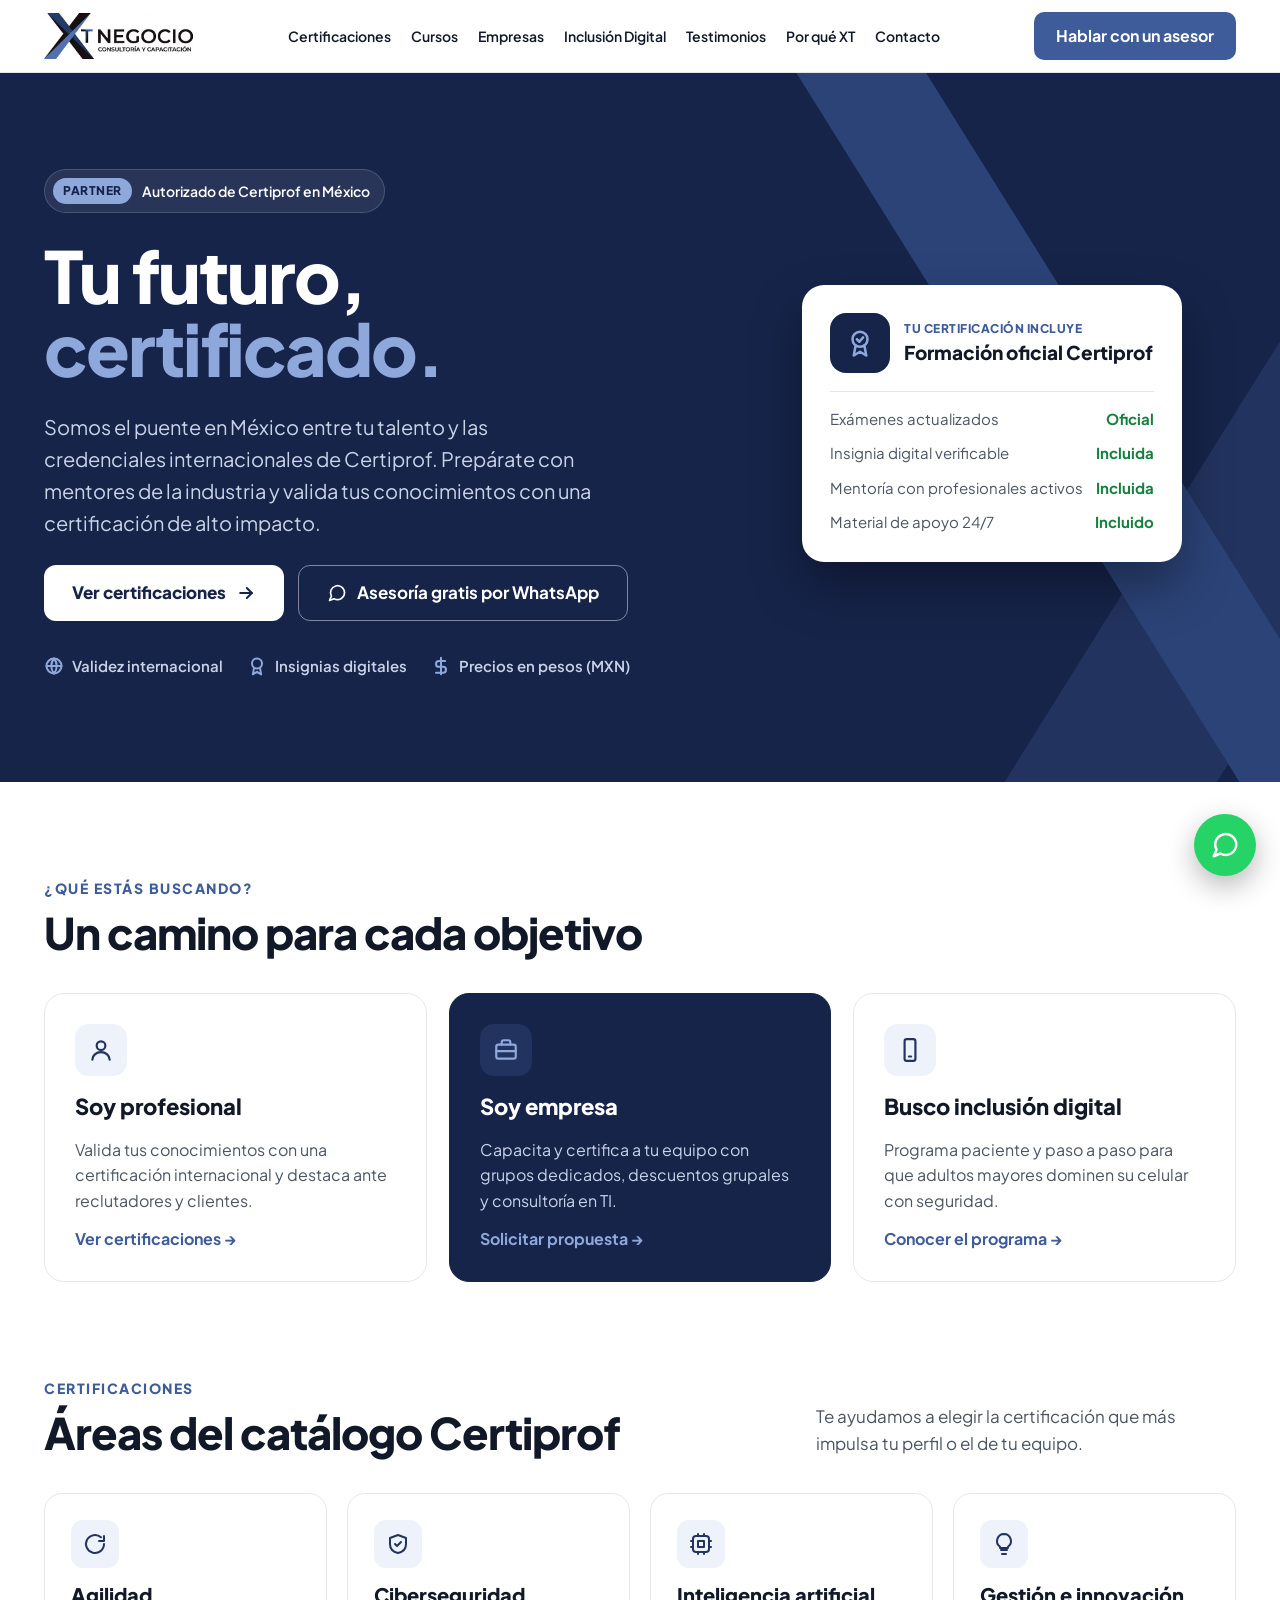
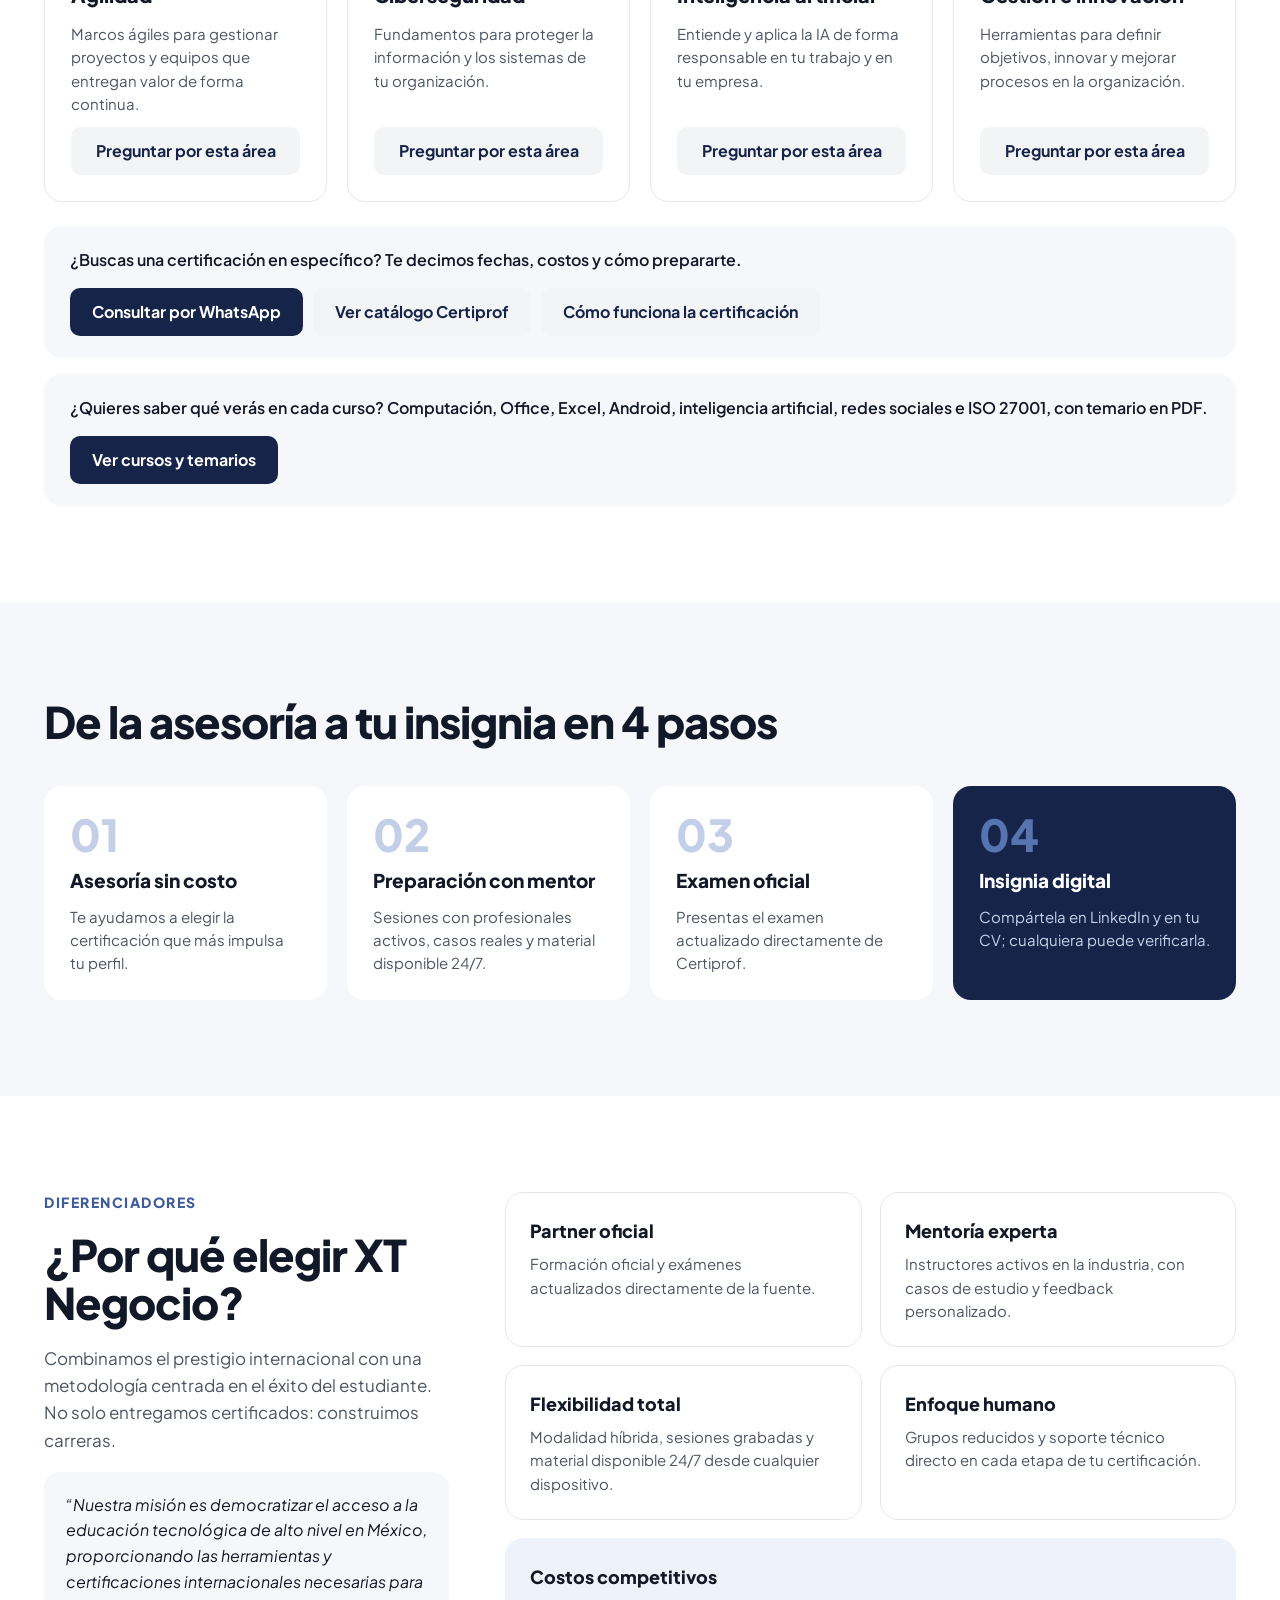
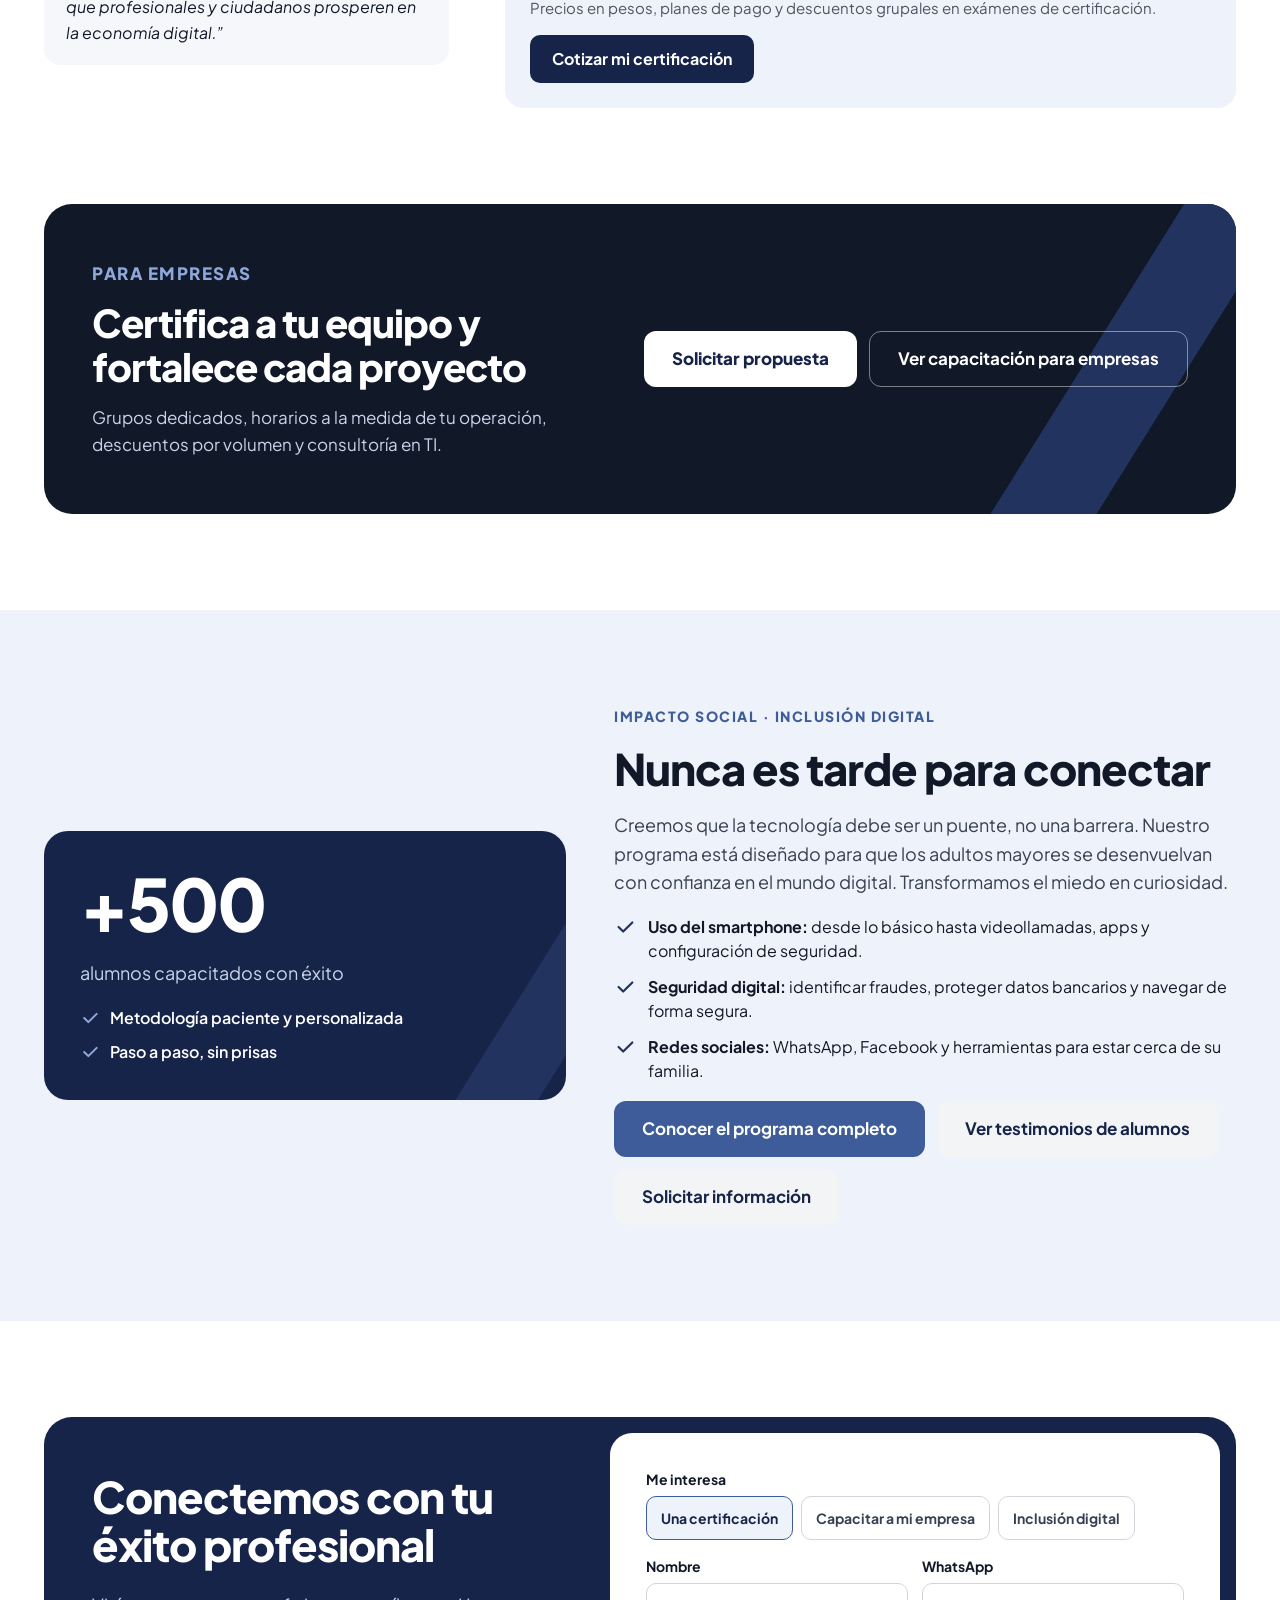
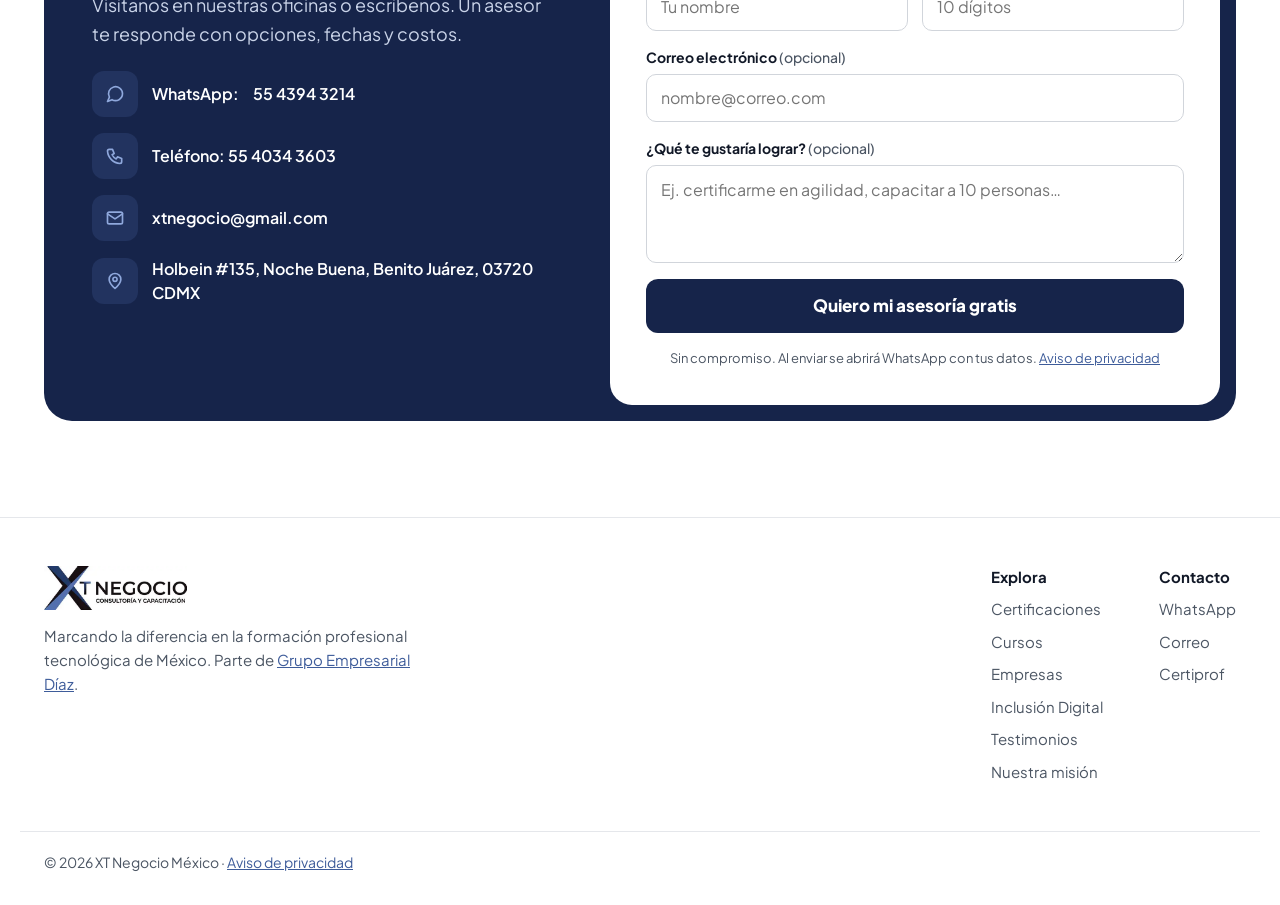
<file: index.html>
<!doctype html>
<html lang="es-MX">
<head>
  <meta charset="utf-8">
  <meta name="viewport" content="width=device-width, initial-scale=1">
  <title>XT Negocio | Partner autorizado de Certiprof en México</title>
  <meta name="description" content="Certificaciones internacionales Certiprof con mentoría experta, capacitación para empresas y programa de inclusión digital para adultos mayores. CDMX.">
  <link rel="canonical" href="https://www.xtnegocio.com.mx/">
  <meta name="theme-color" content="#16244A">

  <meta property="og:type" content="website">
  <meta property="og:locale" content="es_MX">
  <meta property="og:site_name" content="XT Negocio">
  <meta property="og:title" content="XT Negocio | Tu futuro, certificado">
  <meta property="og:description" content="Partner autorizado de Certiprof en México. Certificaciones internacionales, capacitación para empresas e inclusión digital.">
  <meta property="og:url" content="https://www.xtnegocio.com.mx/">
  <meta property="og:image" content="https://www.xtnegocio.com.mx/img/logo-xtnegocio.png">
  <meta name="twitter:card" content="summary">

  <link rel="icon" href="img/logo-xtnegocio.png">
  <link rel="preconnect" href="https://fonts.googleapis.com">
  <link rel="preconnect" href="https://fonts.gstatic.com" crossorigin>
  <link href="https://fonts.googleapis.com/css2?family=Plus+Jakarta+Sans:wght@400;500;600;700;800&display=swap" rel="stylesheet">
  <link rel="stylesheet" href="css/styles.css?v=20261120a">

  <script type="application/ld+json">
  {
    "@context": "https://schema.org",
    "@type": "EducationalOrganization",
    "name": "XT Negocio",
    "alternateName": "XT Negocio Consultoría y Capacitación",
    "url": "https://www.xtnegocio.com.mx/",
    "logo": "https://www.xtnegocio.com.mx/img/logo-xtnegocio.png",
    "email": "xtnegocio@gmail.com",
    "telephone": "+52 55 4394 3214",
    "address": {
      "@type": "PostalAddress",
      "streetAddress": "Holbein 135, Col. Noche Buena",
      "addressLocality": "Benito Juárez",
      "addressRegion": "Ciudad de México",
      "postalCode": "03720",
      "addressCountry": "MX"
    },
    "parentOrganization": { "@type": "Organization", "name": "Grupo Empresarial Díaz", "url": "https://grupoempresarialdiaz.com.mx/" }
  }
  </script>
</head>
<body>
  <a class="skip-link" href="#contenido">Saltar al contenido</a>

  <header class="site-header">
    <div class="container header-inner">
      <a class="brand" href="#inicio" aria-label="XT Negocio, inicio"><img src="img/logo-xtnegocio.png" alt="XT Negocio — Consultoría y Capacitación" width="474" height="146"></a>
      <nav class="main-nav" id="menu" aria-label="Principal">
        <a href="certificaciones.html">Certificaciones</a>
        <a href="cursos.html">Cursos</a>
        <a href="empresas.html">Empresas</a>
        <a href="inclusion-digital.html">Inclusión Digital</a>
        <a href="testimonios.html">Testimonios</a>
        <a href="#ventajas">Por qué XT</a>
        <a href="#contacto">Contacto</a>
      </nav>
      <div class="header-actions">
        <a class="btn btn-steel" href="#contacto">Hablar con un asesor</a>
        <button class="menu-toggle" type="button" aria-controls="menu" aria-expanded="false" aria-label="Abrir menú">
          <svg class="icon" viewBox="0 0 24 24" fill="none" stroke="currentColor" stroke-width="2.2" stroke-linecap="round" aria-hidden="true"><path d="M4 7h16M4 12h16M4 17h16"/></svg>
        </button>
      </div>
    </div>
  </header>

  <main id="contenido">
    <!-- HERO -->
    <section class="hero" id="inicio">
      <div class="bar bar-a" aria-hidden="true"></div>
      <div class="bar bar-b" aria-hidden="true"></div>
      <div class="container hero-inner">
        <div class="hero-copy">
          <p class="partner"><b>PARTNER</b> Autorizado de Certiprof en México</p>
          <h1>Tu futuro,<br><span>certificado.</span></h1>
          <p class="hero-lead">Somos el puente en México entre tu talento y las credenciales internacionales de Certiprof. Prepárate con mentores de la industria y valida tus conocimientos con una certificación de alto impacto.</p>
          <div class="hero-ctas">
            <a class="btn btn-white btn-lg" href="#certificaciones">
              Ver certificaciones
              <svg class="icon" viewBox="0 0 24 24" fill="none" stroke="currentColor" stroke-width="2.4" stroke-linecap="round" stroke-linejoin="round" aria-hidden="true"><path d="M5 12h14"/><path d="m13 6 6 6-6 6"/></svg>
            </a>
            <a class="btn btn-ghost-light btn-lg js-wa" href="#" data-msg="Hola XT Negocio, quiero una asesoría gratuita sobre certificaciones.">
              <svg class="icon" viewBox="0 0 24 24" fill="none" stroke="currentColor" stroke-width="2" stroke-linecap="round" stroke-linejoin="round" aria-hidden="true"><path d="M21 11.5a8.4 8.4 0 0 1-12.6 7.3L3 21l2.3-5.2A8.4 8.4 0 1 1 21 11.5z"/></svg>
              Asesoría gratis por WhatsApp
            </a>
          </div>
          <ul class="hero-points">
            <li><svg class="icon" viewBox="0 0 24 24" fill="none" stroke="currentColor" stroke-width="2.4" stroke-linecap="round" stroke-linejoin="round" aria-hidden="true"><circle cx="12" cy="12" r="9"/><path d="M3 12h18M12 3a14 14 0 0 1 0 18M12 3a14 14 0 0 0 0 18"/></svg>Validez internacional</li>
            <li><svg class="icon" viewBox="0 0 24 24" fill="none" stroke="currentColor" stroke-width="2.4" stroke-linecap="round" stroke-linejoin="round" aria-hidden="true"><circle cx="12" cy="9" r="6"/><path d="m8.5 14-1.5 8 5-3 5 3-1.5-8"/></svg>Insignias digitales</li>
            <li><svg class="icon" viewBox="0 0 24 24" fill="none" stroke="currentColor" stroke-width="2.4" stroke-linecap="round" stroke-linejoin="round" aria-hidden="true"><path d="M12 2v20M17 6H9.5a3.5 3.5 0 0 0 0 7h5a3.5 3.5 0 0 1 0 7H6"/></svg>Precios en pesos (MXN)</li>
          </ul>
        </div>
        <div class="hero-card">
          <div class="badge-card">
            <div class="badge-head">
              <span class="badge-icon"><svg width="30" height="30" viewBox="0 0 24 24" fill="none" stroke="currentColor" stroke-width="2" stroke-linecap="round" stroke-linejoin="round" aria-hidden="true"><circle cx="12" cy="9" r="6"/><path d="m8.5 14-1.5 8 5-3 5 3-1.5-8"/><path d="m9.5 9 2 2 3-3.5"/></svg></span>
              <div><small>TU CERTIFICACIÓN INCLUYE</small><strong>Formación oficial Certiprof</strong></div>
            </div>
            <ul class="badge-list">
              <li><span>Exámenes actualizados</span><b>Oficial</b></li>
              <li><span>Insignia digital verificable</span><b>Incluida</b></li>
              <li><span>Mentoría con profesionales activos</span><b>Incluida</b></li>
              <li><span>Material de apoyo 24/7</span><b>Incluido</b></li>
            </ul>
          </div>
        </div>
      </div>
    </section>

    <!-- CAMINOS -->
    <section class="section" style="padding-bottom:40px">
      <div class="container">
        <p class="eyebrow">¿Qué estás buscando?</p>
        <h2 class="h2" style="margin-bottom:36px">Un camino para cada objetivo</h2>
        <div class="paths">
          <a class="path" href="certificaciones.html">
            <span class="path-icon"><svg width="26" height="26" viewBox="0 0 24 24" fill="none" stroke="currentColor" stroke-width="2" stroke-linecap="round" stroke-linejoin="round" aria-hidden="true"><circle cx="12" cy="8" r="4"/><path d="M4 21c0-4 3.6-7 8-7s8 3 8 7"/></svg></span>
            <h3>Soy profesional</h3>
            <p>Valida tus conocimientos con una certificación internacional y destaca ante reclutadores y clientes.</p>
            <span class="more">Ver certificaciones →</span>
          </a>
          <a class="path dark" href="#empresas">
            <span class="path-icon"><svg width="26" height="26" viewBox="0 0 24 24" fill="none" stroke="currentColor" stroke-width="2" stroke-linecap="round" stroke-linejoin="round" aria-hidden="true"><rect x="3" y="7" width="18" height="13" rx="2"/><path d="M8 7V5a2 2 0 0 1 2-2h4a2 2 0 0 1 2 2v2M3 13h18"/></svg></span>
            <h3>Soy empresa</h3>
            <p>Capacita y certifica a tu equipo con grupos dedicados, descuentos grupales y consultoría en TI.</p>
            <span class="more">Solicitar propuesta →</span>
          </a>
          <a class="path" href="inclusion-digital.html">
            <span class="path-icon"><svg width="26" height="26" viewBox="0 0 24 24" fill="none" stroke="currentColor" stroke-width="2" stroke-linecap="round" stroke-linejoin="round" aria-hidden="true"><rect x="7" y="2" width="10" height="20" rx="2"/><path d="M11 18h2"/></svg></span>
            <h3>Busco inclusión digital</h3>
            <p>Programa paciente y paso a paso para que adultos mayores dominen su celular con seguridad.</p>
            <span class="more">Conocer el programa →</span>
          </a>
        </div>
      </div>
    </section>

    <!-- CERTIFICACIONES -->
    <section class="section" id="certificaciones" style="padding-top:56px">
      <div class="container">
        <div class="section-head">
          <div>
            <p class="eyebrow">Certificaciones</p>
            <h2 class="h2">Áreas del catálogo Certiprof</h2>
          </div>
          <p class="lead">Te ayudamos a elegir la certificación que más impulsa tu perfil o el de tu equipo.</p>
        </div>
        <div class="areas">
          <article class="area">
            <span class="area-icon"><svg width="24" height="24" viewBox="0 0 24 24" fill="none" stroke="currentColor" stroke-width="2" stroke-linecap="round" stroke-linejoin="round" aria-hidden="true"><path d="M21 12a9 9 0 1 1-3-6.7"/><path d="M21 4v5h-5"/></svg></span>
            <h3>Agilidad</h3>
            <p>Marcos ágiles para gestionar proyectos y equipos que entregan valor de forma continua.</p>
            <a class="btn btn-soft js-wa" href="#" data-msg="Hola XT Negocio, me interesan las certificaciones de Agilidad.">Preguntar por esta área</a>
          </article>
          <article class="area">
            <span class="area-icon"><svg width="24" height="24" viewBox="0 0 24 24" fill="none" stroke="currentColor" stroke-width="2" stroke-linecap="round" stroke-linejoin="round" aria-hidden="true"><path d="M12 3 4 6v6c0 5 3.5 8 8 9 4.5-1 8-4 8-9V6z"/><path d="m9 12 2 2 4-4"/></svg></span>
            <h3>Ciberseguridad</h3>
            <p>Fundamentos para proteger la información y los sistemas de tu organización.</p>
            <a class="btn btn-soft js-wa" href="#" data-msg="Hola XT Negocio, me interesan las certificaciones de Ciberseguridad.">Preguntar por esta área</a>
          </article>
          <article class="area">
            <span class="area-icon"><svg width="24" height="24" viewBox="0 0 24 24" fill="none" stroke="currentColor" stroke-width="2" stroke-linecap="round" stroke-linejoin="round" aria-hidden="true"><rect x="4" y="4" width="16" height="16" rx="3"/><path d="M9 9h6v6H9zM9 2v2M15 2v2M9 20v2M15 20v2M2 9h2M2 15h2M20 9h2M20 15h2"/></svg></span>
            <h3>Inteligencia artificial</h3>
            <p>Entiende y aplica la IA de forma responsable en tu trabajo y en tu empresa.</p>
            <a class="btn btn-soft js-wa" href="#" data-msg="Hola XT Negocio, me interesan las certificaciones de Inteligencia Artificial.">Preguntar por esta área</a>
          </article>
          <article class="area">
            <span class="area-icon"><svg width="24" height="24" viewBox="0 0 24 24" fill="none" stroke="currentColor" stroke-width="2" stroke-linecap="round" stroke-linejoin="round" aria-hidden="true"><path d="M9 18h6M10 22h4M12 2a7 7 0 0 0-4 12.7V16h8v-1.3A7 7 0 0 0 12 2z"/></svg></span>
            <h3>Gestión e innovación</h3>
            <p>Herramientas para definir objetivos, innovar y mejorar procesos en la organización.</p>
            <a class="btn btn-soft js-wa" href="#" data-msg="Hola XT Negocio, me interesan las certificaciones de Gestión e Innovación.">Preguntar por esta área</a>
          </article>
        </div>
        <div class="catalog-cta">
          <p>¿Buscas una certificación en específico? Te decimos fechas, costos y cómo prepararte.</p>
          <div>
            <a class="btn btn-navy js-wa" href="#" data-msg="Hola XT Negocio, busco información sobre una certificación en específico.">Consultar por WhatsApp</a>
            <a class="btn btn-soft" href="https://certiprof.com" target="_blank" rel="noopener">Ver catálogo Certiprof</a>
            <a class="btn btn-soft" href="certificaciones.html">Cómo funciona la certificación</a>
          </div>
        </div>
        <div class="catalog-cta">
          <p>¿Quieres saber qué verás en cada curso? Computación, Office, Excel, Android, inteligencia artificial, redes sociales e ISO 27001, con temario en PDF.</p>
          <div>
            <a class="btn btn-navy" href="cursos.html">Ver cursos y temarios</a>
          </div>
        </div>
      </div>
    </section>

    <!-- PROCESO -->
    <section class="section process-section">
      <div class="container">
        <h2 class="h2" style="margin-bottom:40px">De la asesoría a tu insignia en 4 pasos</h2>
        <ol class="steps">
          <li class="step"><span class="step-num" aria-hidden="true">01</span><h3>Asesoría sin costo</h3><p>Te ayudamos a elegir la certificación que más impulsa tu perfil.</p></li>
          <li class="step"><span class="step-num" aria-hidden="true">02</span><h3>Preparación con mentor</h3><p>Sesiones con profesionales activos, casos reales y material disponible 24/7.</p></li>
          <li class="step"><span class="step-num" aria-hidden="true">03</span><h3>Examen oficial</h3><p>Presentas el examen actualizado directamente de Certiprof.</p></li>
          <li class="step last"><span class="step-num" aria-hidden="true">04</span><h3>Insignia digital</h3><p>Compártela en LinkedIn y en tu CV; cualquiera puede verificarla.</p></li>
        </ol>
      </div>
    </section>

    <!-- VENTAJAS -->
    <section class="section" id="ventajas">
      <div class="container why-wrap">
        <div class="why-intro">
          <p class="eyebrow" style="margin:0">Diferenciadores</p>
          <h2 class="h2">¿Por qué elegir XT Negocio?</h2>
          <p class="lead">Combinamos el prestigio internacional con una metodología centrada en el éxito del estudiante. No solo entregamos certificados: construimos carreras.</p>
          <blockquote>“Nuestra misión es democratizar el acceso a la educación tecnológica de alto nivel en México, proporcionando las herramientas y certificaciones internacionales necesarias para que profesionales y ciudadanos prosperen en la economía digital.”</blockquote>
        </div>
        <div class="why-grid">
          <div class="why-item"><h3>Partner oficial</h3><p>Formación oficial y exámenes actualizados directamente de la fuente.</p></div>
          <div class="why-item"><h3>Mentoría experta</h3><p>Instructores activos en la industria, con casos de estudio y feedback personalizado.</p></div>
          <div class="why-item"><h3>Flexibilidad total</h3><p>Modalidad híbrida, sesiones grabadas y material disponible 24/7 desde cualquier dispositivo.</p></div>
          <div class="why-item"><h3>Enfoque humano</h3><p>Grupos reducidos y soporte técnico directo en cada etapa de tu certificación.</p></div>
          <div class="why-item wide">
            <div><h3>Costos competitivos</h3><p>Precios en pesos, planes de pago y descuentos grupales en exámenes de certificación.</p></div>
            <a class="btn btn-navy" href="#contacto">Cotizar mi certificación</a>
          </div>
        </div>
      </div>
    </section>

    <!-- EMPRESAS -->
    <section id="empresas" style="padding-bottom:96px">
      <div class="container">
        <div class="business">
          <div class="bar bar-a" aria-hidden="true"></div>
          <div class="business-copy">
            <p class="eyebrow">Para empresas</p>
            <h2>Certifica a tu equipo y fortalece cada proyecto</h2>
            <p>Grupos dedicados, horarios a la medida de tu operación, descuentos por volumen y consultoría en TI.</p>
          </div>
          <div class="business-actions">
            <a class="btn btn-white btn-lg js-wa" href="#" data-msg="Hola XT Negocio, quiero una propuesta de capacitación y certificación para mi empresa.">Solicitar propuesta</a>
            <a class="btn btn-ghost-light btn-lg" href="empresas.html">Ver capacitación para empresas</a>
          </div>
        </div>
      </div>
    </section>

    <!-- INCLUSIÓN DIGITAL -->
    <section class="section inclusion" id="inclusion">
      <div class="container inclusion-inner">
        <div class="inclusion-visual">
          <div class="bar bar-a" aria-hidden="true"></div>
          <strong>+500</strong>
          <span>alumnos capacitados con éxito</span>
          <ul>
            <li><svg class="icon" viewBox="0 0 24 24" fill="none" stroke="currentColor" stroke-width="2.4" stroke-linecap="round" stroke-linejoin="round" aria-hidden="true"><path d="m5 12 5 5L20 7"/></svg>Metodología paciente y personalizada</li>
            <li><svg class="icon" viewBox="0 0 24 24" fill="none" stroke="currentColor" stroke-width="2.4" stroke-linecap="round" stroke-linejoin="round" aria-hidden="true"><path d="m5 12 5 5L20 7"/></svg>Paso a paso, sin prisas</li>
          </ul>
        </div>
        <div class="inclusion-copy">
          <p class="eyebrow" style="margin:0">Impacto social · Inclusión digital</p>
          <h2 class="h2">Nunca es tarde para conectar</h2>
          <p class="lead">Creemos que la tecnología debe ser un puente, no una barrera. Nuestro programa está diseñado para que los adultos mayores se desenvuelvan con confianza en el mundo digital. Transformamos el miedo en curiosidad.</p>
          <ul class="checks">
            <li><svg width="22" height="22" viewBox="0 0 24 24" fill="none" stroke="currentColor" stroke-width="2.4" stroke-linecap="round" stroke-linejoin="round" aria-hidden="true"><path d="m5 12 5 5L20 7"/></svg><span><strong>Uso del smartphone:</strong> desde lo básico hasta videollamadas, apps y configuración de seguridad.</span></li>
            <li><svg width="22" height="22" viewBox="0 0 24 24" fill="none" stroke="currentColor" stroke-width="2.4" stroke-linecap="round" stroke-linejoin="round" aria-hidden="true"><path d="m5 12 5 5L20 7"/></svg><span><strong>Seguridad digital:</strong> identificar fraudes, proteger datos bancarios y navegar de forma segura.</span></li>
            <li><svg width="22" height="22" viewBox="0 0 24 24" fill="none" stroke="currentColor" stroke-width="2.4" stroke-linecap="round" stroke-linejoin="round" aria-hidden="true"><path d="m5 12 5 5L20 7"/></svg><span><strong>Redes sociales:</strong> WhatsApp, Facebook y herramientas para estar cerca de su familia.</span></li>
          </ul>
          <div class="inc-home-ctas">
            <a class="btn btn-steel btn-lg" href="inclusion-digital.html">Conocer el programa completo</a>
            <a class="btn btn-soft btn-lg" href="testimonios.html">Ver testimonios de alumnos</a>
            <a class="btn btn-soft btn-lg js-wa" href="#" data-msg="Hola XT Negocio, quiero información del programa de Inclusión Digital.">Solicitar información</a>
          </div>
        </div>
      </div>
    </section>

    <!-- CONTACTO -->
    <section class="contact" id="contacto">
      <div class="container">
        <div class="contact-card">
          <div class="contact-copy">
            <h2 class="h2">Conectemos con tu éxito profesional</h2>
            <p class="lead">Visítanos en nuestras oficinas o escríbenos. Un asesor te responde con opciones, fechas y costos.</p>
            <ul class="contact-list">
              <li><a class="js-wa" href="#" data-msg="Hola XT Negocio, quiero hablar con un asesor."><span class="contact-icon"><svg class="icon" viewBox="0 0 24 24" fill="none" stroke="currentColor" stroke-width="2" stroke-linecap="round" stroke-linejoin="round" aria-hidden="true"><path d="M21 11.5a8.4 8.4 0 0 1-12.6 7.3L3 21l2.3-5.2A8.4 8.4 0 1 1 21 11.5z"/></svg></span>WhatsApp: <span class="js-wa-label">55 4394 3214</span></a></li>
              <li><a href="tel:+525540343603"><span class="contact-icon"><svg class="icon" viewBox="0 0 24 24" fill="none" stroke="currentColor" stroke-width="2" stroke-linecap="round" stroke-linejoin="round" aria-hidden="true"><path d="M5 4h4l2 5-2.5 1.5a11 11 0 0 0 5 5L15 13l5 2v4a2 2 0 0 1-2 2A16 16 0 0 1 3 6a2 2 0 0 1 2-2"/></svg></span>Teléfono: 55 4034 3603</a></li>
              <li><a href="mailto:xtnegocio@gmail.com"><span class="contact-icon"><svg class="icon" viewBox="0 0 24 24" fill="none" stroke="currentColor" stroke-width="2" stroke-linecap="round" stroke-linejoin="round" aria-hidden="true"><rect x="3" y="5" width="18" height="14" rx="2"/><path d="m3 7 9 6 9-6"/></svg></span>xtnegocio@gmail.com</a></li>
              <li><a href="https://www.google.com/maps/search/?api=1&amp;query=Holbein+135+Noche+Buena+Benito+Juarez+03720+Ciudad+de+Mexico" target="_blank" rel="noopener"><span class="contact-icon"><svg class="icon" viewBox="0 0 24 24" fill="none" stroke="currentColor" stroke-width="2" stroke-linecap="round" stroke-linejoin="round" aria-hidden="true"><path d="M12 21s-7-6.2-7-11a7 7 0 1 1 14 0c0 4.8-7 11-7 11z"/><circle cx="12" cy="10" r="2.5"/></svg></span>Holbein #135, Noche Buena, Benito Juárez, 03720 CDMX</a></li>
            </ul>
          </div>

          <form class="form" id="lead-form" novalidate>
            <div class="form-fields" id="form-fields">
              <div class="field">
                <span id="int-label">Me interesa</span>
                <div class="chips" role="radiogroup" aria-labelledby="int-label">
                  <button class="chip" type="button" role="radio" aria-checked="true">Una certificación</button>
                  <button class="chip" type="button" role="radio" aria-checked="false">Capacitar a mi empresa</button>
                  <button class="chip" type="button" role="radio" aria-checked="false">Inclusión digital</button>
                </div>
              </div>
              <div class="field-row">
                <div class="field">
                  <label for="nombre">Nombre</label>
                  <input id="nombre" name="nombre" type="text" autocomplete="name" placeholder="Tu nombre" required>
                </div>
                <div class="field">
                  <label for="whatsapp">WhatsApp</label>
                  <input id="whatsapp" name="whatsapp" type="tel" inputmode="numeric" autocomplete="tel" placeholder="10 dígitos" required>
                </div>
              </div>
              <div class="field">
                <label for="correo">Correo electrónico <small>(opcional)</small></label>
                <input id="correo" name="correo" type="email" autocomplete="email" placeholder="nombre@correo.com">
              </div>
              <div class="field">
                <label for="mensaje">¿Qué te gustaría lograr? <small>(opcional)</small></label>
                <textarea id="mensaje" name="mensaje" rows="3" placeholder="Ej. certificarme en agilidad, capacitar a 10 personas…"></textarea>
              </div>
              <p class="form-error" id="form-error" role="alert" hidden>Escribe tu nombre y un WhatsApp de 10 dígitos.</p>
              <button class="btn btn-navy" type="submit">Quiero mi asesoría gratis</button>
              <p class="form-note">Sin compromiso. Al enviar se abrirá WhatsApp con tus datos. <a href="aviso-de-privacidad.html">Aviso de privacidad</a></p>
            </div>
            <div class="form-success" id="form-success" hidden>
              <span class="success-icon"><svg width="36" height="36" viewBox="0 0 24 24" fill="none" stroke="currentColor" stroke-width="2.5" stroke-linecap="round" stroke-linejoin="round" aria-hidden="true"><path d="m5 12 5 5L20 7"/></svg></span>
              <h3>¡Solo envía el mensaje!</h3>
              <p class="lead">Abrimos WhatsApp con tus datos. Si no se abrió, <a href="#" id="wa-retry" target="_blank" rel="noopener">toca aquí</a>.</p>
            </div>
          </form>
        </div>
      </div>
    </section>
  </main>

  <footer class="site-footer">
    <div class="container footer-inner">
      <div class="footer-brand">
        <img src="img/logo-xtnegocio.png" alt="XT Negocio" width="474" height="146" loading="lazy">
        <p>Marcando la diferencia en la formación profesional tecnológica de México. Parte de <a href="https://grupoempresarialdiaz.com.mx/">Grupo Empresarial Díaz</a>.</p>
      </div>
      <nav class="footer-nav" aria-label="Pie de página">
        <div>
          <strong>Explora</strong>
          <a href="certificaciones.html">Certificaciones</a>
          <a href="cursos.html">Cursos</a>
          <a href="empresas.html">Empresas</a>
          <a href="inclusion-digital.html">Inclusión Digital</a>
          <a href="testimonios.html">Testimonios</a>
          <a href="#ventajas">Nuestra misión</a>
        </div>
        <div>
          <strong>Contacto</strong>
          <a class="js-wa" href="#" data-msg="Hola XT Negocio, quiero hablar con un asesor.">WhatsApp</a>
          <a href="mailto:xtnegocio@gmail.com">Correo</a>
          <a href="https://certiprof.com" target="_blank" rel="noopener">Certiprof</a>
        </div>
      </nav>
    </div>
    <div class="container footer-bottom">© <span id="year">2026</span> XT Negocio México · <a href="aviso-de-privacidad.html">Aviso de privacidad</a></div>
  </footer>

  <a class="wa-float js-wa" href="#" data-msg="Hola XT Negocio, quiero información sobre certificaciones." aria-label="Escríbenos por WhatsApp">
    <svg width="30" height="30" viewBox="0 0 24 24" fill="none" stroke="currentColor" stroke-width="2" stroke-linecap="round" stroke-linejoin="round" aria-hidden="true"><path d="M21 11.5a8.4 8.4 0 0 1-12.6 7.3L3 21l2.3-5.2A8.4 8.4 0 1 1 21 11.5z"/></svg>
  </a>
  <div class="mobile-bar">
    <a class="mb-wa js-wa" href="#" data-msg="Hola XT Negocio, quiero información sobre certificaciones.">
      <svg class="icon" viewBox="0 0 24 24" fill="none" stroke="currentColor" stroke-width="2.2" stroke-linecap="round" stroke-linejoin="round" aria-hidden="true"><path d="M21 11.5a8.4 8.4 0 0 1-12.6 7.3L3 21l2.3-5.2A8.4 8.4 0 1 1 21 11.5z"/></svg>WhatsApp
    </a>
    <a class="mb-cta" href="#contacto">Hablar con asesor</a>
  </div>

  <script src="js/config.js"></script>
  <script src="js/main.js?v=20261120a"></script>
</body>
</html>
</file>
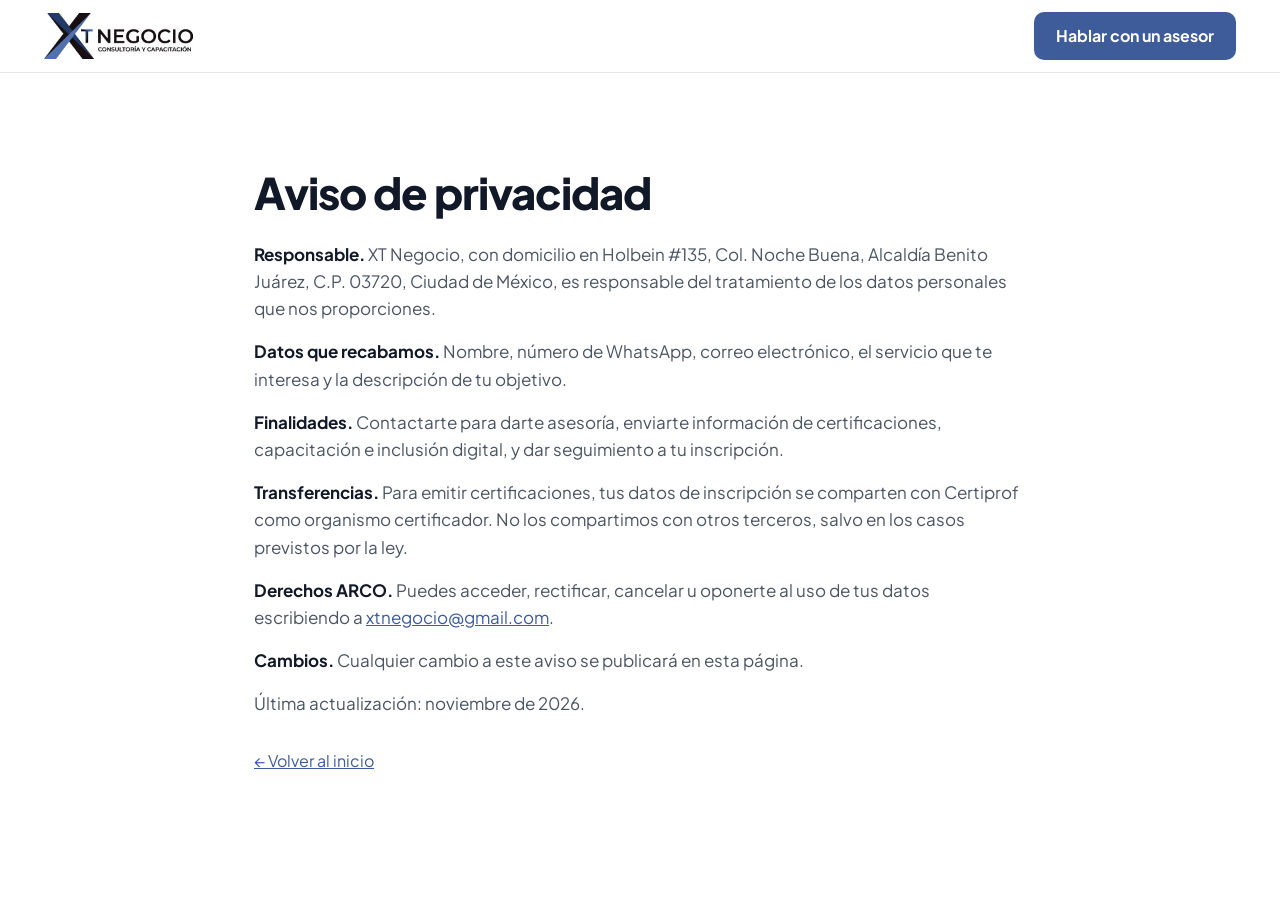
<file: aviso-de-privacidad.html>
<!doctype html>
<html lang="es-MX">
<head>
  <meta charset="utf-8">
  <meta name="viewport" content="width=device-width, initial-scale=1">
  <title>Aviso de privacidad | XT Negocio</title>
  <meta name="robots" content="noindex">
  <link rel="icon" href="img/logo-xtnegocio.png">
  <link rel="preconnect" href="https://fonts.googleapis.com">
  <link rel="preconnect" href="https://fonts.gstatic.com" crossorigin>
  <link href="https://fonts.googleapis.com/css2?family=Plus+Jakarta+Sans:wght@400;500;600;700;800&display=swap" rel="stylesheet">
  <link rel="stylesheet" href="css/styles.css?v=20261120a">
</head>
<body>
  <header class="site-header">
    <div class="container header-inner">
      <a class="brand" href="./"><img src="img/logo-xtnegocio.png" alt="XT Negocio" width="474" height="146"></a>
      <a class="btn btn-steel" href="./#contacto">Hablar con un asesor</a>
    </div>
  </header>
  <main class="section">
    <div class="container" style="max-width:820px">
      <h1 class="h2" style="margin-bottom:24px">Aviso de privacidad</h1>
      <div class="lead" style="display:flex;flex-direction:column;gap:16px">
        <p><strong style="color:#111827">Responsable.</strong> XT Negocio, con domicilio en Holbein #135, Col. Noche Buena, Alcaldía Benito Juárez, C.P. 03720, Ciudad de México, es responsable del tratamiento de los datos personales que nos proporciones.</p>
        <p><strong style="color:#111827">Datos que recabamos.</strong> Nombre, número de WhatsApp, correo electrónico, el servicio que te interesa y la descripción de tu objetivo.</p>
        <p><strong style="color:#111827">Finalidades.</strong> Contactarte para darte asesoría, enviarte información de certificaciones, capacitación e inclusión digital, y dar seguimiento a tu inscripción.</p>
        <p><strong style="color:#111827">Transferencias.</strong> Para emitir certificaciones, tus datos de inscripción se comparten con Certiprof como organismo certificador. No los compartimos con otros terceros, salvo en los casos previstos por la ley.</p>
        <p><strong style="color:#111827">Derechos ARCO.</strong> Puedes acceder, rectificar, cancelar u oponerte al uso de tus datos escribiendo a <a href="mailto:xtnegocio@gmail.com">xtnegocio@gmail.com</a>.</p>
        <p><strong style="color:#111827">Cambios.</strong> Cualquier cambio a este aviso se publicará en esta página.</p>
        <p>Última actualización: noviembre de 2026.</p>
      </div>
      <p style="margin-top:32px"><a href="./">← Volver al inicio</a></p>
    </div>
  </main>
</body>
</html>
</file>
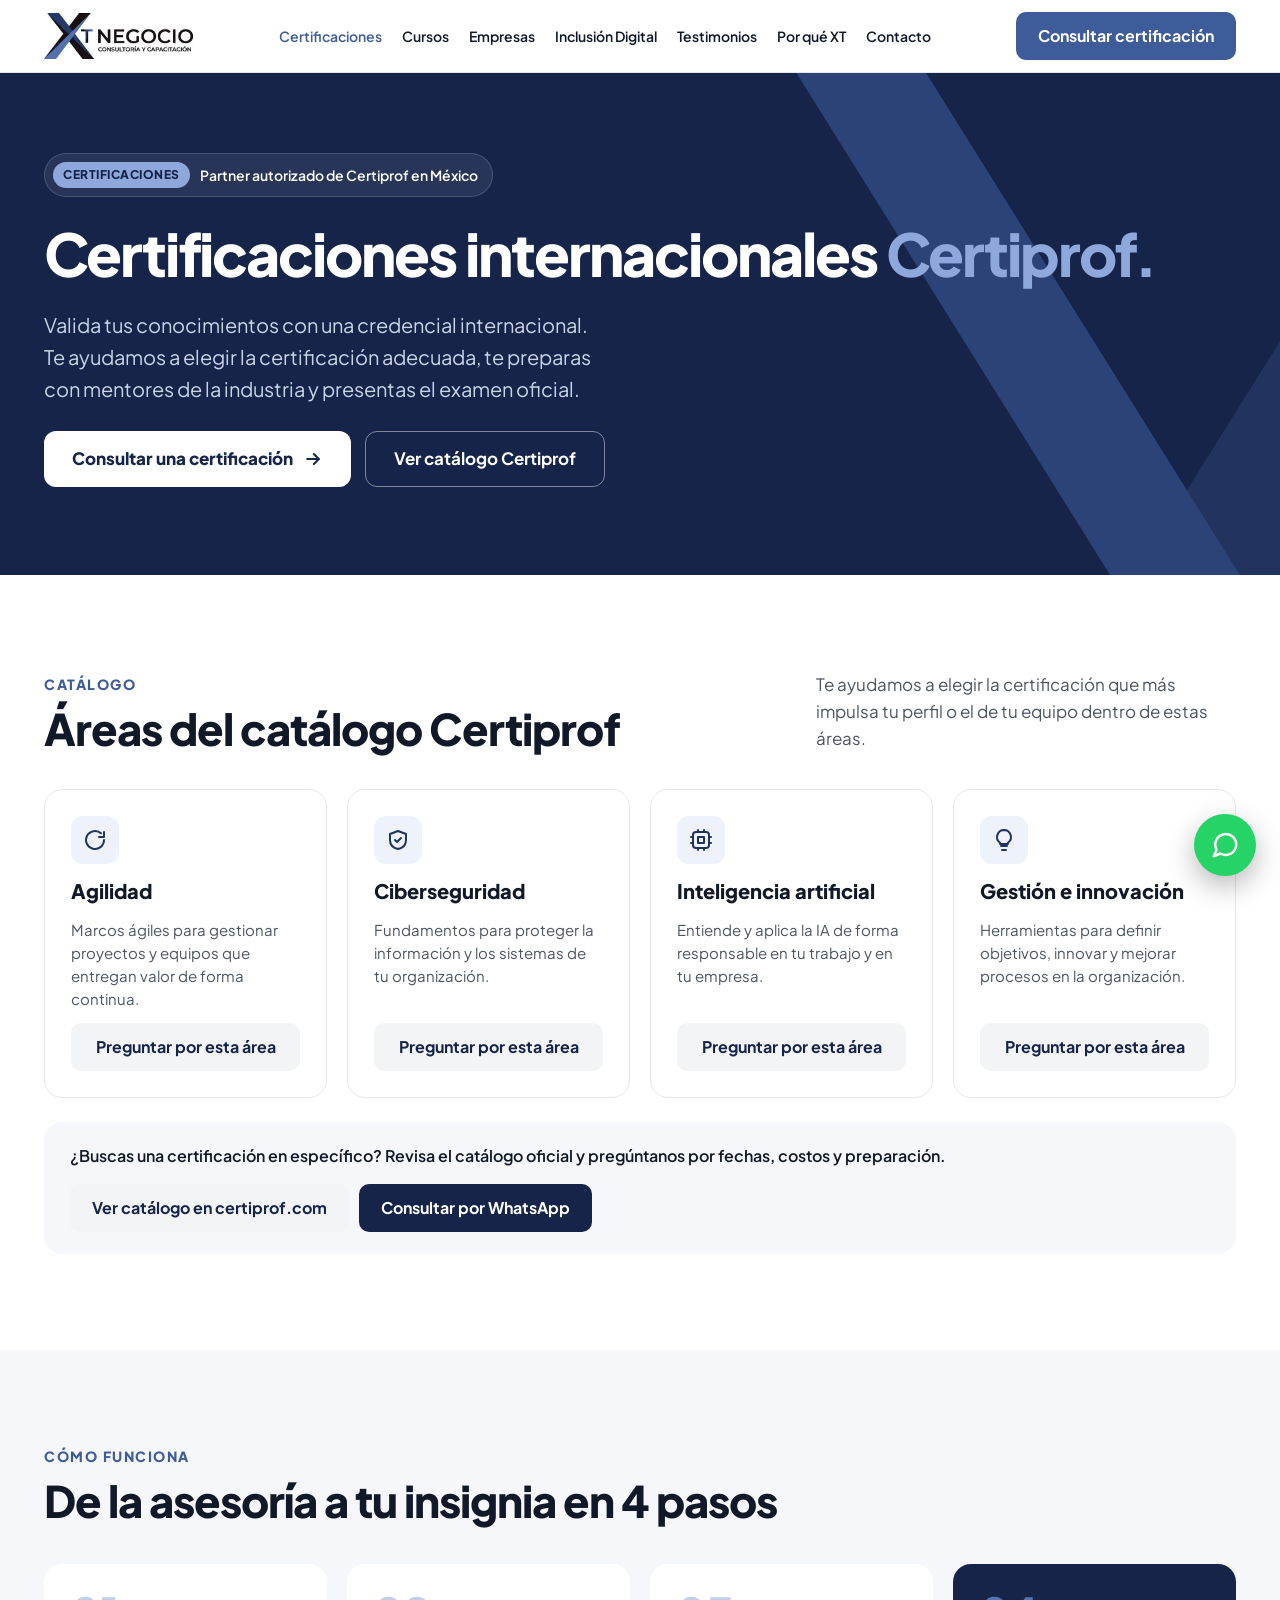
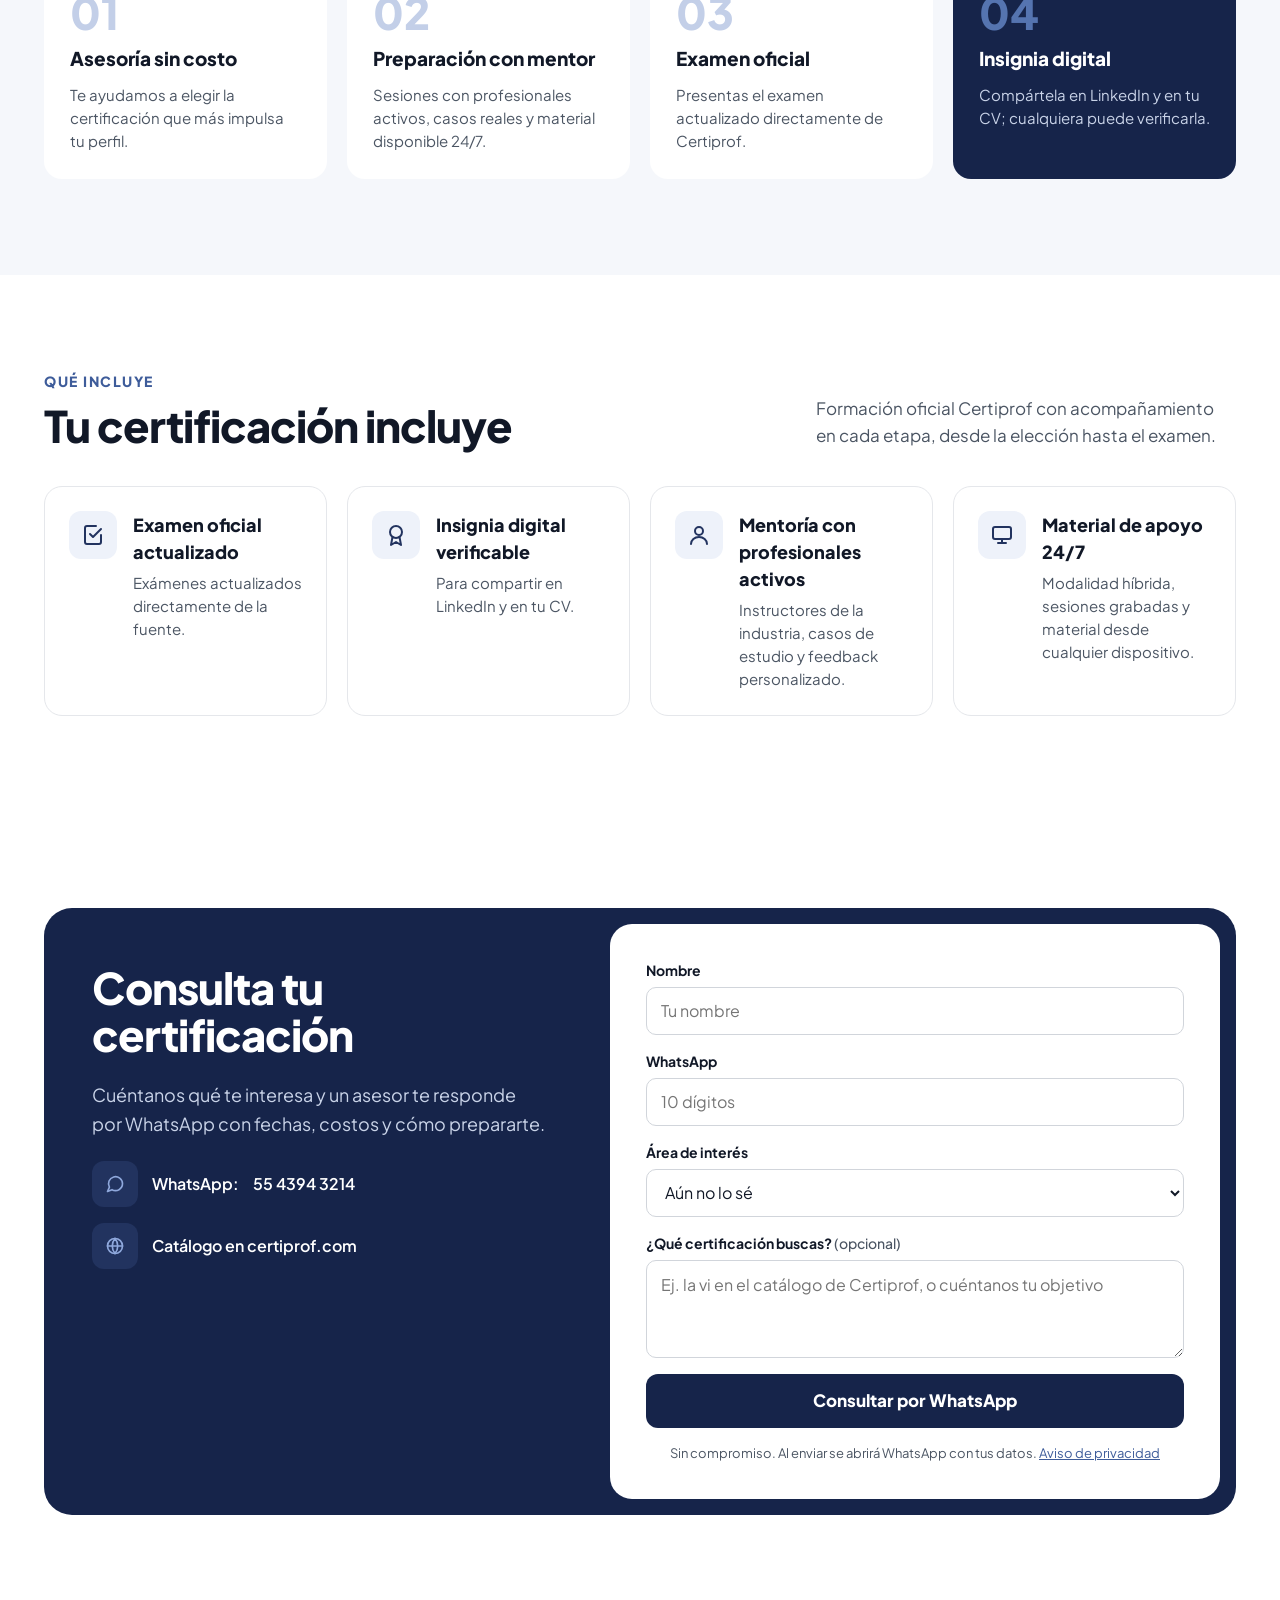
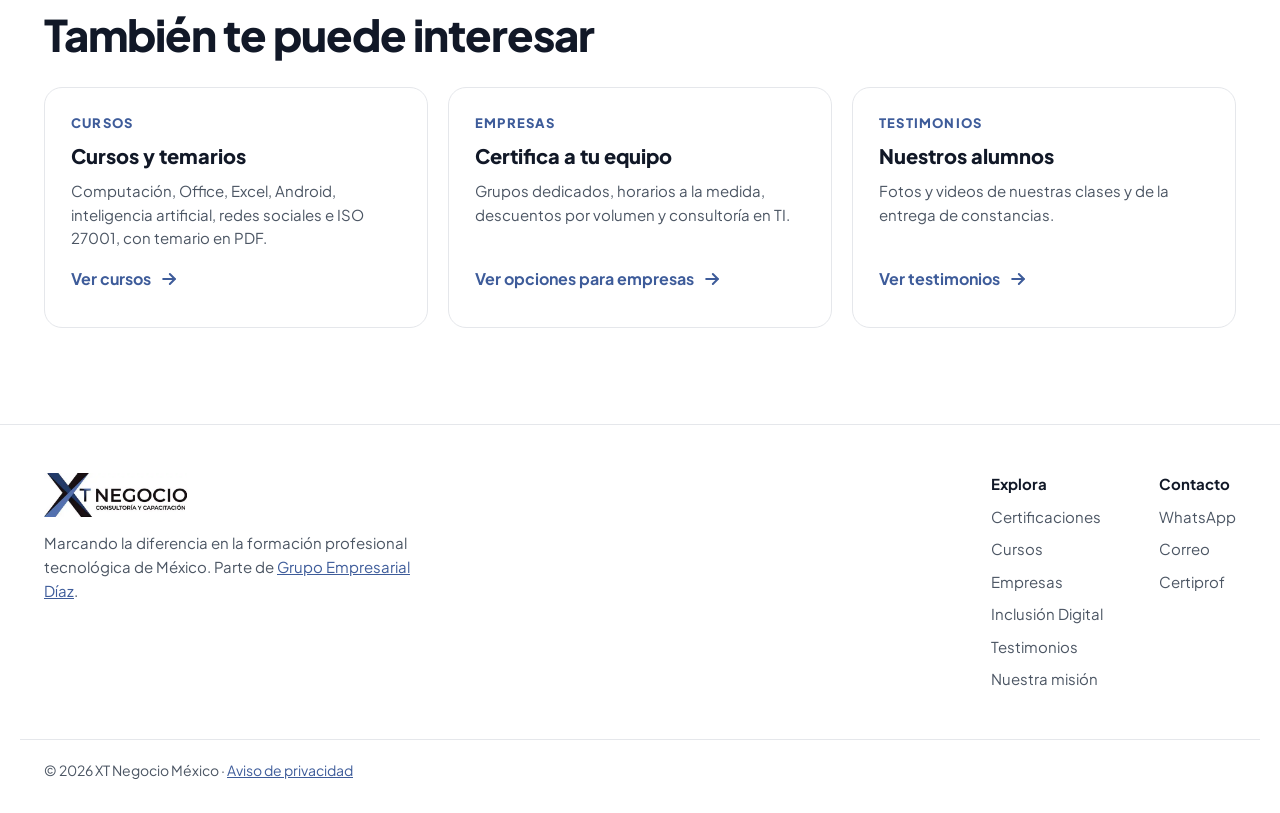
<file: certificaciones.html>
<!doctype html>
<html lang="es-MX">
<head>
  <meta charset="utf-8">
  <meta name="viewport" content="width=device-width, initial-scale=1">
  <title>Certificaciones Certiprof | XT Negocio</title>
  <meta name="description" content="Certificaciones internacionales Certiprof en México con XT Negocio, partner autorizado: agilidad, ciberseguridad, inteligencia artificial y gestión e innovación. Asesoría sin costo por WhatsApp.">
  <link rel="canonical" href="https://www.xtnegocio.com.mx/certificaciones.html">
  <meta name="theme-color" content="#16244A">

  <meta property="og:type" content="website">
  <meta property="og:locale" content="es_MX">
  <meta property="og:site_name" content="XT Negocio">
  <meta property="og:title" content="Certificaciones Certiprof | XT Negocio">
  <meta property="og:description" content="Prepárate con mentores de la industria, presenta el examen oficial Certiprof y obtén tu insignia digital verificable.">
  <meta property="og:url" content="https://www.xtnegocio.com.mx/certificaciones.html">
  <meta property="og:image" content="https://www.xtnegocio.com.mx/img/logo-xtnegocio.png">
  <meta name="twitter:card" content="summary">

  <link rel="icon" href="img/logo-xtnegocio.png">
  <link rel="preconnect" href="https://fonts.googleapis.com">
  <link rel="preconnect" href="https://fonts.gstatic.com" crossorigin>
  <link href="https://fonts.googleapis.com/css2?family=Plus+Jakarta+Sans:wght@400;500;600;700;800&display=swap" rel="stylesheet">
  <link rel="stylesheet" href="css/styles.css?v=20261120a">
</head>
<body>
  <a class="skip-link" href="#contenido">Saltar al contenido</a>

  <header class="site-header">
    <div class="container header-inner">
      <a class="brand" href="./" aria-label="XT Negocio, inicio"><img src="img/logo-xtnegocio.png" alt="XT Negocio — Consultoría y Capacitación" width="474" height="146"></a>
      <nav class="main-nav" id="menu" aria-label="Principal">
        <a href="certificaciones.html" aria-current="page">Certificaciones</a>
        <a href="cursos.html">Cursos</a>
        <a href="empresas.html">Empresas</a>
        <a href="inclusion-digital.html">Inclusión Digital</a>
        <a href="testimonios.html">Testimonios</a>
        <a href="./#ventajas">Por qué XT</a>
        <a href="./#contacto">Contacto</a>
      </nav>
      <div class="header-actions">
        <a class="btn btn-steel" href="#consulta">Consultar certificación</a>
        <button class="menu-toggle" type="button" aria-controls="menu" aria-expanded="false" aria-label="Abrir menú">
          <svg class="icon" viewBox="0 0 24 24" fill="none" stroke="currentColor" stroke-width="2.2" stroke-linecap="round" aria-hidden="true"><path d="M4 7h16M4 12h16M4 17h16"/></svg>
        </button>
      </div>
    </div>
  </header>

  <main id="contenido">
    <!-- HERO -->
    <section class="hero hero-sub">
      <div class="bar bar-a" aria-hidden="true"></div>
      <div class="bar bar-b" aria-hidden="true"></div>
      <div class="container hero-inner">
        <div class="hero-copy">
          <p class="partner"><b>CERTIFICACIONES</b> Partner autorizado de Certiprof en México</p>
          <h1>Certificaciones internacionales <span>Certiprof.</span></h1>
          <p class="hero-lead">Valida tus conocimientos con una credencial internacional. Te ayudamos a elegir la certificación adecuada, te preparas con mentores de la industria y presentas el examen oficial.</p>
          <div class="hero-ctas">
            <a class="btn btn-white btn-lg" href="#consulta">
              Consultar una certificación
              <svg class="icon" viewBox="0 0 24 24" fill="none" stroke="currentColor" stroke-width="2.4" stroke-linecap="round" stroke-linejoin="round" aria-hidden="true"><path d="M5 12h14"/><path d="m13 6 6 6-6 6"/></svg>
            </a>
            <a class="btn btn-ghost-light btn-lg" href="https://certiprof.com" target="_blank" rel="noopener">Ver catálogo Certiprof</a>
          </div>
        </div>
      </div>
    </section>

    <!-- ÁREAS -->
    <section class="section" id="areas">
      <div class="container">
        <div class="section-head">
          <div>
            <p class="eyebrow">Catálogo</p>
            <h2 class="h2">Áreas del catálogo Certiprof</h2>
          </div>
          <p class="lead">Te ayudamos a elegir la certificación que más impulsa tu perfil o el de tu equipo dentro de estas áreas.</p>
        </div>
        <div class="areas">
          <article class="area">
            <span class="area-icon"><svg width="24" height="24" viewBox="0 0 24 24" fill="none" stroke="currentColor" stroke-width="2" stroke-linecap="round" stroke-linejoin="round" aria-hidden="true"><path d="M21 12a9 9 0 1 1-3-6.7"/><path d="M21 4v5h-5"/></svg></span>
            <h3>Agilidad</h3>
            <p>Marcos ágiles para gestionar proyectos y equipos que entregan valor de forma continua.</p>
            <a class="btn btn-soft js-wa" href="#" data-msg="Hola XT Negocio, me interesan las certificaciones de Agilidad.">Preguntar por esta área</a>
          </article>
          <article class="area">
            <span class="area-icon"><svg width="24" height="24" viewBox="0 0 24 24" fill="none" stroke="currentColor" stroke-width="2" stroke-linecap="round" stroke-linejoin="round" aria-hidden="true"><path d="M12 3 4 6v6c0 5 3.5 8 8 9 4.5-1 8-4 8-9V6z"/><path d="m9 12 2 2 4-4"/></svg></span>
            <h3>Ciberseguridad</h3>
            <p>Fundamentos para proteger la información y los sistemas de tu organización.</p>
            <a class="btn btn-soft js-wa" href="#" data-msg="Hola XT Negocio, me interesan las certificaciones de Ciberseguridad.">Preguntar por esta área</a>
          </article>
          <article class="area">
            <span class="area-icon"><svg width="24" height="24" viewBox="0 0 24 24" fill="none" stroke="currentColor" stroke-width="2" stroke-linecap="round" stroke-linejoin="round" aria-hidden="true"><rect x="4" y="4" width="16" height="16" rx="3"/><path d="M9 9h6v6H9zM9 2v2M15 2v2M9 20v2M15 20v2M2 9h2M2 15h2M20 9h2M20 15h2"/></svg></span>
            <h3>Inteligencia artificial</h3>
            <p>Entiende y aplica la IA de forma responsable en tu trabajo y en tu empresa.</p>
            <a class="btn btn-soft js-wa" href="#" data-msg="Hola XT Negocio, me interesan las certificaciones de Inteligencia Artificial.">Preguntar por esta área</a>
          </article>
          <article class="area">
            <span class="area-icon"><svg width="24" height="24" viewBox="0 0 24 24" fill="none" stroke="currentColor" stroke-width="2" stroke-linecap="round" stroke-linejoin="round" aria-hidden="true"><path d="M9 18h6M10 22h4M12 2a7 7 0 0 0-4 12.7V16h8v-1.3A7 7 0 0 0 12 2z"/></svg></span>
            <h3>Gestión e innovación</h3>
            <p>Herramientas para definir objetivos, innovar y mejorar procesos en la organización.</p>
            <a class="btn btn-soft js-wa" href="#" data-msg="Hola XT Negocio, me interesan las certificaciones de Gestión e Innovación.">Preguntar por esta área</a>
          </article>
        </div>
        <div class="catalog-cta">
          <p>¿Buscas una certificación en específico? Revisa el catálogo oficial y pregúntanos por fechas, costos y preparación.</p>
          <div>
            <a class="btn btn-soft" href="https://certiprof.com" target="_blank" rel="noopener">Ver catálogo en certiprof.com</a>
            <a class="btn btn-navy" href="#consulta">Consultar por WhatsApp</a>
          </div>
        </div>
      </div>
    </section>

    <!-- PROCESO -->
    <section class="section process-section" id="proceso">
      <div class="container">
        <p class="eyebrow">Cómo funciona</p>
        <h2 class="h2" style="margin-bottom:40px">De la asesoría a tu insignia en 4 pasos</h2>
        <ol class="steps">
          <li class="step"><span class="step-num" aria-hidden="true">01</span><h3>Asesoría sin costo</h3><p>Te ayudamos a elegir la certificación que más impulsa tu perfil.</p></li>
          <li class="step"><span class="step-num" aria-hidden="true">02</span><h3>Preparación con mentor</h3><p>Sesiones con profesionales activos, casos reales y material disponible 24/7.</p></li>
          <li class="step"><span class="step-num" aria-hidden="true">03</span><h3>Examen oficial</h3><p>Presentas el examen actualizado directamente de Certiprof.</p></li>
          <li class="step last"><span class="step-num" aria-hidden="true">04</span><h3>Insignia digital</h3><p>Compártela en LinkedIn y en tu CV; cualquiera puede verificarla.</p></li>
        </ol>
      </div>
    </section>

    <!-- QUÉ INCLUYE -->
    <section class="section" id="incluye">
      <div class="container">
        <div class="section-head">
          <div>
            <p class="eyebrow">Qué incluye</p>
            <h2 class="h2">Tu certificación incluye</h2>
          </div>
          <p class="lead">Formación oficial Certiprof con acompañamiento en cada etapa, desde la elección hasta el examen.</p>
        </div>
        <ul class="cert-includes">
          <li><span class="area-icon"><svg width="24" height="24" viewBox="0 0 24 24" fill="none" stroke="currentColor" stroke-width="2" stroke-linecap="round" stroke-linejoin="round" aria-hidden="true"><path d="M9 11l3 3 8-8"/><path d="M20 12v7a2 2 0 0 1-2 2H6a2 2 0 0 1-2-2V5a2 2 0 0 1 2-2h9"/></svg></span><div><h3>Examen oficial actualizado</h3><p>Exámenes actualizados directamente de la fuente.</p></div></li>
          <li><span class="area-icon"><svg width="24" height="24" viewBox="0 0 24 24" fill="none" stroke="currentColor" stroke-width="2" stroke-linecap="round" stroke-linejoin="round" aria-hidden="true"><circle cx="12" cy="9" r="6"/><path d="m8.5 14-1.5 8 5-3 5 3-1.5-8"/></svg></span><div><h3>Insignia digital verificable</h3><p>Para compartir en LinkedIn y en tu CV.</p></div></li>
          <li><span class="area-icon"><svg width="24" height="24" viewBox="0 0 24 24" fill="none" stroke="currentColor" stroke-width="2" stroke-linecap="round" stroke-linejoin="round" aria-hidden="true"><circle cx="12" cy="8" r="4"/><path d="M4 21c0-4 3.6-7 8-7s8 3 8 7"/></svg></span><div><h3>Mentoría con profesionales activos</h3><p>Instructores de la industria, casos de estudio y feedback personalizado.</p></div></li>
          <li><span class="area-icon"><svg width="24" height="24" viewBox="0 0 24 24" fill="none" stroke="currentColor" stroke-width="2" stroke-linecap="round" stroke-linejoin="round" aria-hidden="true"><rect x="3" y="4" width="18" height="12" rx="2"/><path d="M8 20h8M12 16v4"/></svg></span><div><h3>Material de apoyo 24/7</h3><p>Modalidad híbrida, sesiones grabadas y material desde cualquier dispositivo.</p></div></li>
        </ul>
      </div>
    </section>

    <!-- CONSULTA -->
    <section class="contact" id="consulta">
      <div class="container">
        <div class="contact-card">
          <div class="contact-copy">
            <h2 class="h2">Consulta tu certificación</h2>
            <p class="lead">Cuéntanos qué te interesa y un asesor te responde por WhatsApp con fechas, costos y cómo prepararte.</p>
            <ul class="contact-list">
              <li><a class="js-wa" href="#" data-msg="Hola XT Negocio, quiero información sobre certificaciones."><span class="contact-icon"><svg class="icon" viewBox="0 0 24 24" fill="none" stroke="currentColor" stroke-width="2" stroke-linecap="round" stroke-linejoin="round" aria-hidden="true"><path d="M21 11.5a8.4 8.4 0 0 1-12.6 7.3L3 21l2.3-5.2A8.4 8.4 0 1 1 21 11.5z"/></svg></span>WhatsApp: <span class="js-wa-label">55 4394 3214</span></a></li>
              <li><a href="https://certiprof.com" target="_blank" rel="noopener"><span class="contact-icon"><svg class="icon" viewBox="0 0 24 24" fill="none" stroke="currentColor" stroke-width="2" stroke-linecap="round" stroke-linejoin="round" aria-hidden="true"><circle cx="12" cy="12" r="9"/><path d="M3 12h18M12 3a14 14 0 0 1 0 18M12 3a14 14 0 0 0 0 18"/></svg></span>Catálogo en certiprof.com</a></li>
            </ul>
          </div>

          <form class="form" id="cert-form" novalidate>
            <div class="form-fields" id="cert-fields">
              <div class="field">
                <label for="cert-nombre">Nombre</label>
                <input id="cert-nombre" name="nombre" type="text" autocomplete="name" placeholder="Tu nombre" required>
              </div>
              <div class="field">
                <label for="cert-whatsapp">WhatsApp</label>
                <input id="cert-whatsapp" name="whatsapp" type="tel" inputmode="tel" autocomplete="tel" placeholder="10 dígitos" required>
              </div>
              <div class="field">
                <label for="cert-area">Área de interés</label>
                <select id="cert-area" name="area">
                  <option value="">Aún no lo sé</option>
                  <option>Agilidad</option>
                  <option>Ciberseguridad</option>
                  <option>Inteligencia artificial</option>
                  <option>Gestión e innovación</option>
                </select>
              </div>
              <div class="field">
                <label for="cert-mensaje">¿Qué certificación buscas? <small>(opcional)</small></label>
                <textarea id="cert-mensaje" name="mensaje" rows="3" placeholder="Ej. la vi en el catálogo de Certiprof, o cuéntanos tu objetivo"></textarea>
              </div>
              <p class="form-error" id="cert-error" role="alert" hidden>Escribe tu nombre y un WhatsApp de 10 dígitos.</p>
              <button class="btn btn-navy" type="submit">Consultar por WhatsApp</button>
              <p class="form-note">Sin compromiso. Al enviar se abrirá WhatsApp con tus datos. <a href="aviso-de-privacidad.html">Aviso de privacidad</a></p>
            </div>
            <div class="form-success" id="cert-success" hidden>
              <span class="success-icon"><svg width="36" height="36" viewBox="0 0 24 24" fill="none" stroke="currentColor" stroke-width="2.5" stroke-linecap="round" stroke-linejoin="round" aria-hidden="true"><path d="m5 12 5 5L20 7"/></svg></span>
              <h3>¡Solo envía el mensaje!</h3>
              <p class="lead">Abrimos WhatsApp con tus datos. Si no se abrió, <a href="#" id="cert-retry" target="_blank" rel="noopener">toca aquí</a>.</p>
            </div>
          </form>
        </div>
      </div>
    </section>

    <!-- TAMBIÉN TE PUEDE INTERESAR -->
    <section class="section related" aria-labelledby="related-title">
      <div class="container">
        <h2 class="h2" id="related-title">También te puede interesar</h2>
        <ul class="related-grid">
          <li>
            <a class="related-card" href="cursos.html">
              <span class="related-kicker">Cursos</span>
              <strong>Cursos y temarios</strong>
              <span class="related-text">Computación, Office, Excel, Android, inteligencia artificial, redes sociales e ISO 27001, con temario en PDF.</span>
              <span class="related-go">Ver cursos <svg class="icon" viewBox="0 0 24 24" fill="none" stroke="currentColor" stroke-width="2.4" stroke-linecap="round" stroke-linejoin="round" aria-hidden="true"><path d="M5 12h14"/><path d="m13 6 6 6-6 6"/></svg></span>
            </a>
          </li>
          <li>
            <a class="related-card" href="empresas.html">
              <span class="related-kicker">Empresas</span>
              <strong>Certifica a tu equipo</strong>
              <span class="related-text">Grupos dedicados, horarios a la medida, descuentos por volumen y consultoría en TI.</span>
              <span class="related-go">Ver opciones para empresas <svg class="icon" viewBox="0 0 24 24" fill="none" stroke="currentColor" stroke-width="2.4" stroke-linecap="round" stroke-linejoin="round" aria-hidden="true"><path d="M5 12h14"/><path d="m13 6 6 6-6 6"/></svg></span>
            </a>
          </li>
          <li>
            <a class="related-card" href="testimonios.html">
              <span class="related-kicker">Testimonios</span>
              <strong>Nuestros alumnos</strong>
              <span class="related-text">Fotos y videos de nuestras clases y de la entrega de constancias.</span>
              <span class="related-go">Ver testimonios <svg class="icon" viewBox="0 0 24 24" fill="none" stroke="currentColor" stroke-width="2.4" stroke-linecap="round" stroke-linejoin="round" aria-hidden="true"><path d="M5 12h14"/><path d="m13 6 6 6-6 6"/></svg></span>
            </a>
          </li>
        </ul>
      </div>
    </section>
  </main>

  <footer class="site-footer">
    <div class="container footer-inner">
      <div class="footer-brand">
        <img src="img/logo-xtnegocio.png" alt="XT Negocio" width="474" height="146" loading="lazy">
        <p>Marcando la diferencia en la formación profesional tecnológica de México. Parte de <a href="https://grupoempresarialdiaz.com.mx/">Grupo Empresarial Díaz</a>.</p>
      </div>
      <nav class="footer-nav" aria-label="Pie de página">
        <div>
          <strong>Explora</strong>
          <a href="certificaciones.html">Certificaciones</a>
          <a href="cursos.html">Cursos</a>
          <a href="empresas.html">Empresas</a>
          <a href="inclusion-digital.html">Inclusión Digital</a>
          <a href="testimonios.html">Testimonios</a>
          <a href="./#ventajas">Nuestra misión</a>
        </div>
        <div>
          <strong>Contacto</strong>
          <a class="js-wa" href="#" data-msg="Hola XT Negocio, quiero hablar con un asesor.">WhatsApp</a>
          <a href="mailto:xtnegocio@gmail.com">Correo</a>
          <a href="https://certiprof.com" target="_blank" rel="noopener">Certiprof</a>
        </div>
      </nav>
    </div>
    <div class="container footer-bottom">© <span id="year">2026</span> XT Negocio México · <a href="aviso-de-privacidad.html">Aviso de privacidad</a></div>
  </footer>

  <a class="wa-float js-wa" href="#" data-msg="Hola XT Negocio, quiero información sobre certificaciones." aria-label="Escríbenos por WhatsApp">
    <svg width="30" height="30" viewBox="0 0 24 24" fill="none" stroke="currentColor" stroke-width="2" stroke-linecap="round" stroke-linejoin="round" aria-hidden="true"><path d="M21 11.5a8.4 8.4 0 0 1-12.6 7.3L3 21l2.3-5.2A8.4 8.4 0 1 1 21 11.5z"/></svg>
  </a>
  <div class="mobile-bar">
    <a class="mb-wa js-wa" href="#" data-msg="Hola XT Negocio, quiero información sobre certificaciones.">
      <svg class="icon" viewBox="0 0 24 24" fill="none" stroke="currentColor" stroke-width="2.2" stroke-linecap="round" stroke-linejoin="round" aria-hidden="true"><path d="M21 11.5a8.4 8.4 0 0 1-12.6 7.3L3 21l2.3-5.2A8.4 8.4 0 1 1 21 11.5z"/></svg>WhatsApp
    </a>
    <a class="mb-cta" href="#consulta">Consultar</a>
  </div>

  <script src="js/config.js"></script>
  <script src="js/main.js?v=20261120a"></script>
</body>
</html>
</file>
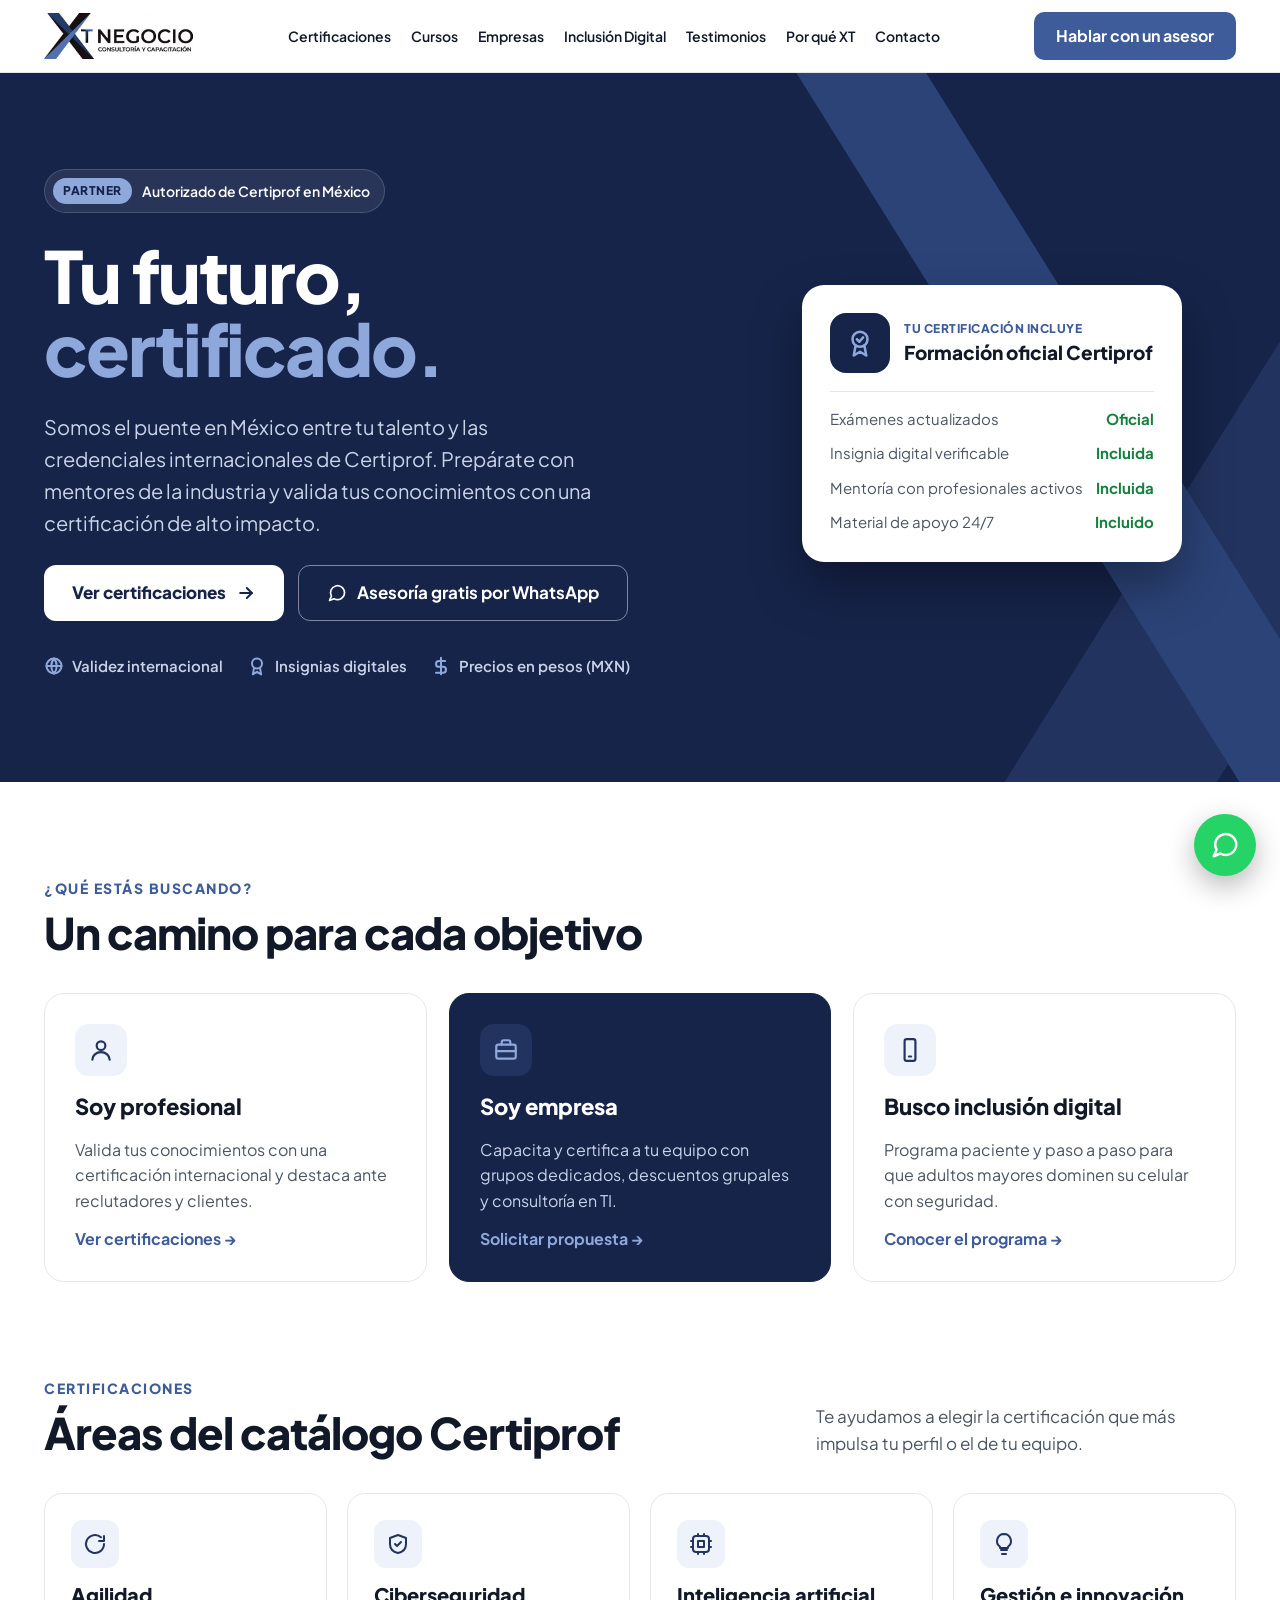
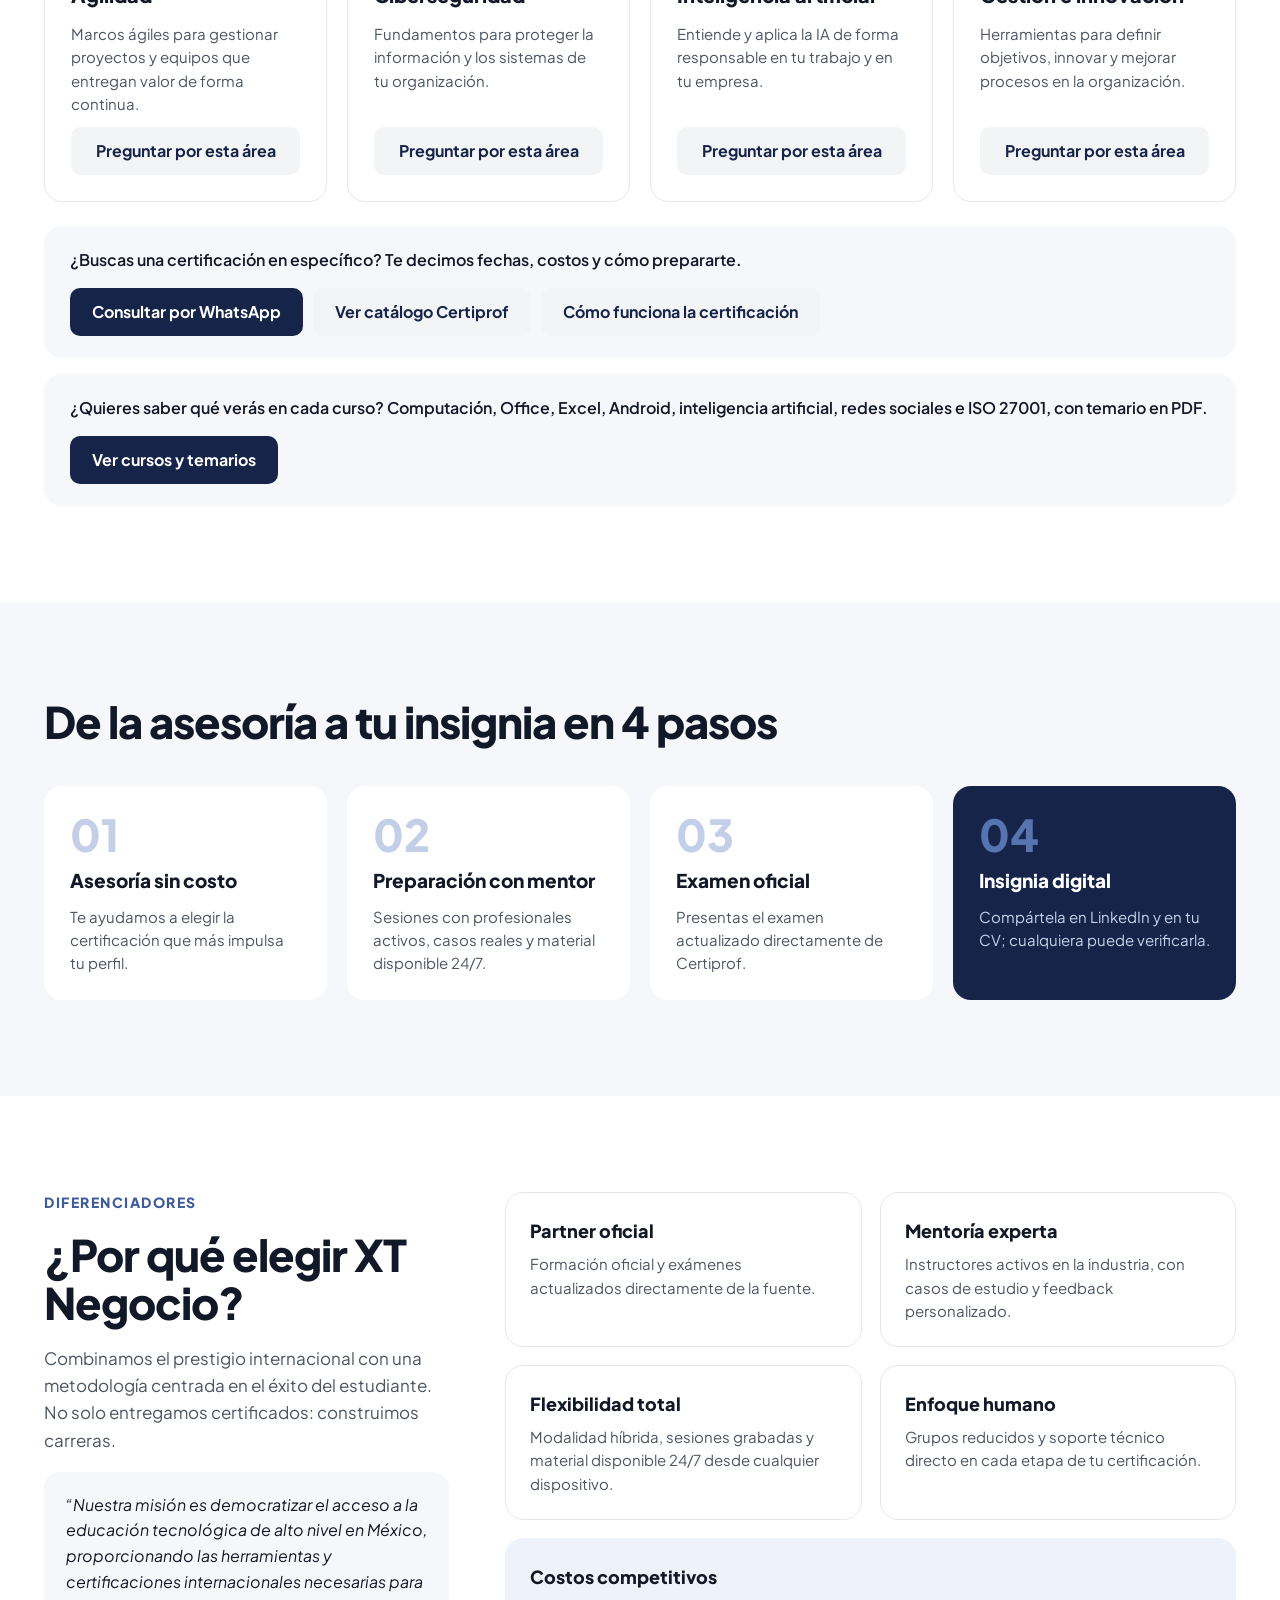
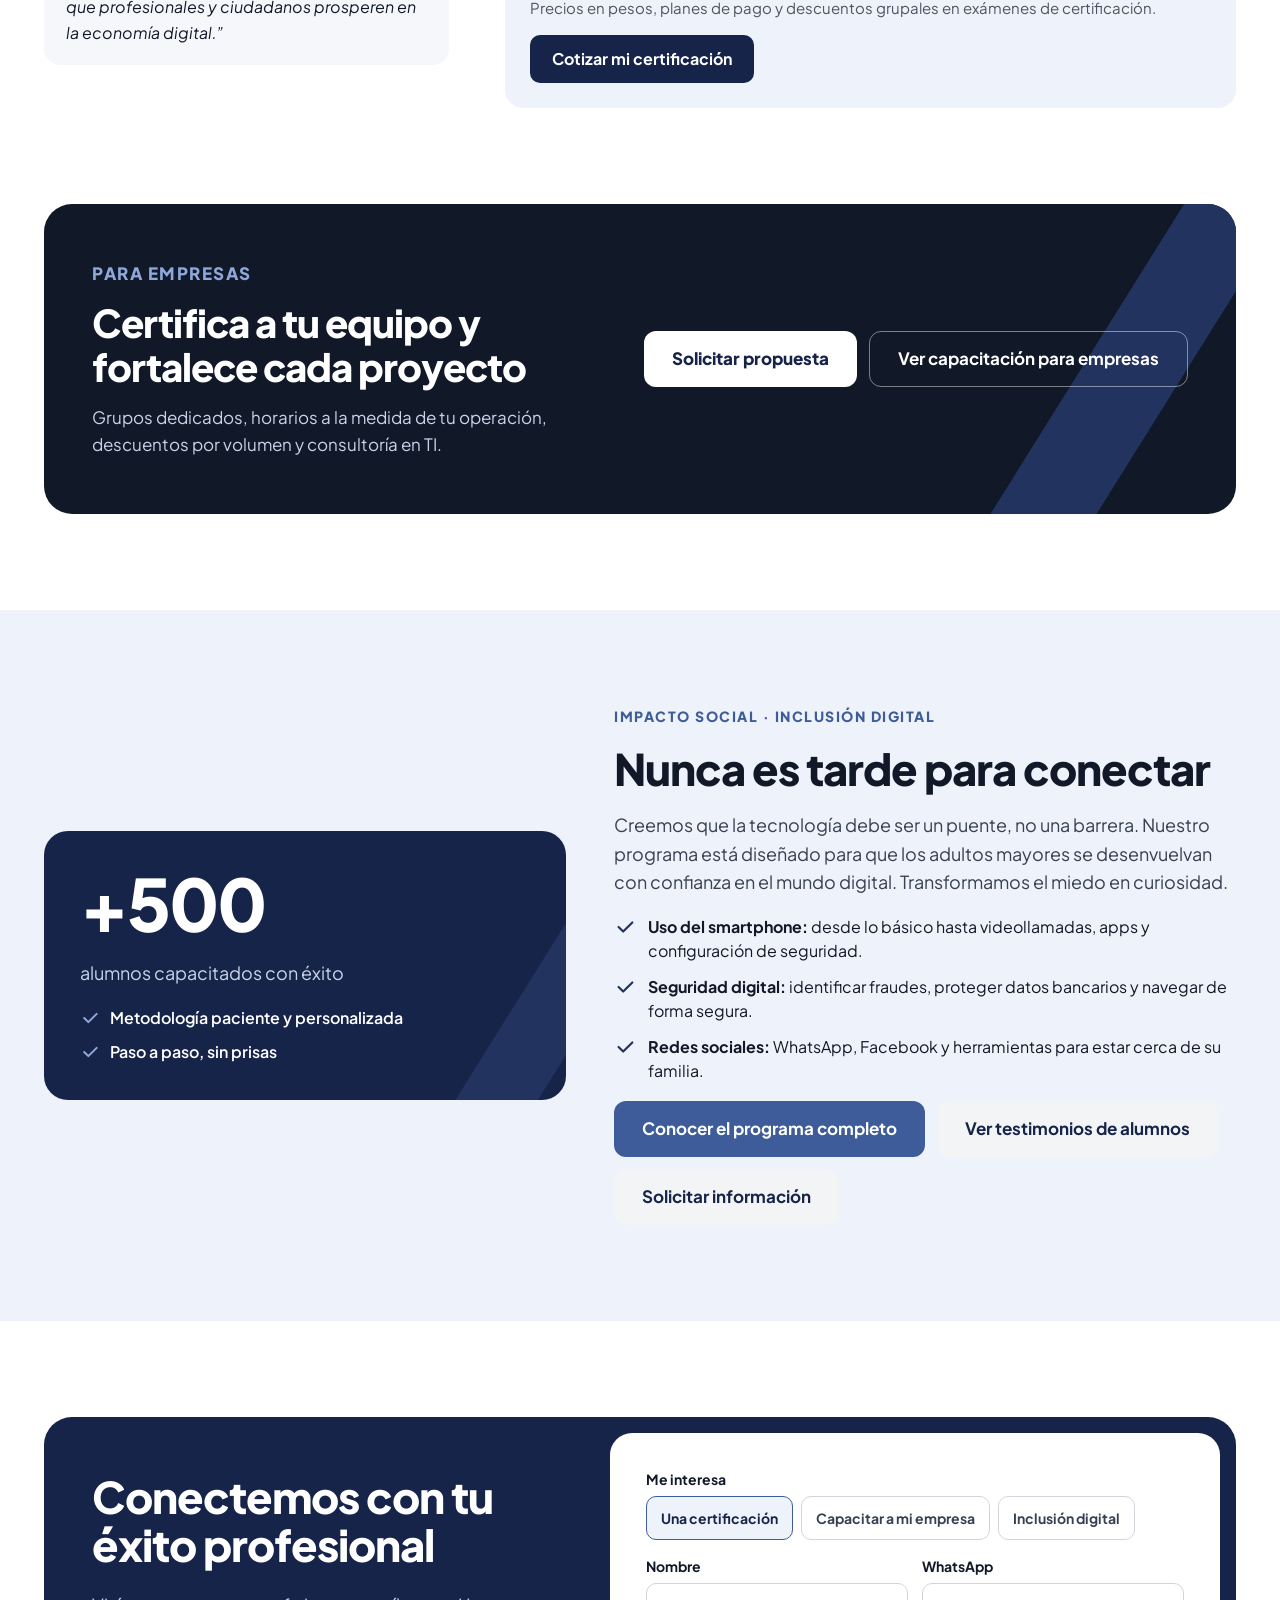
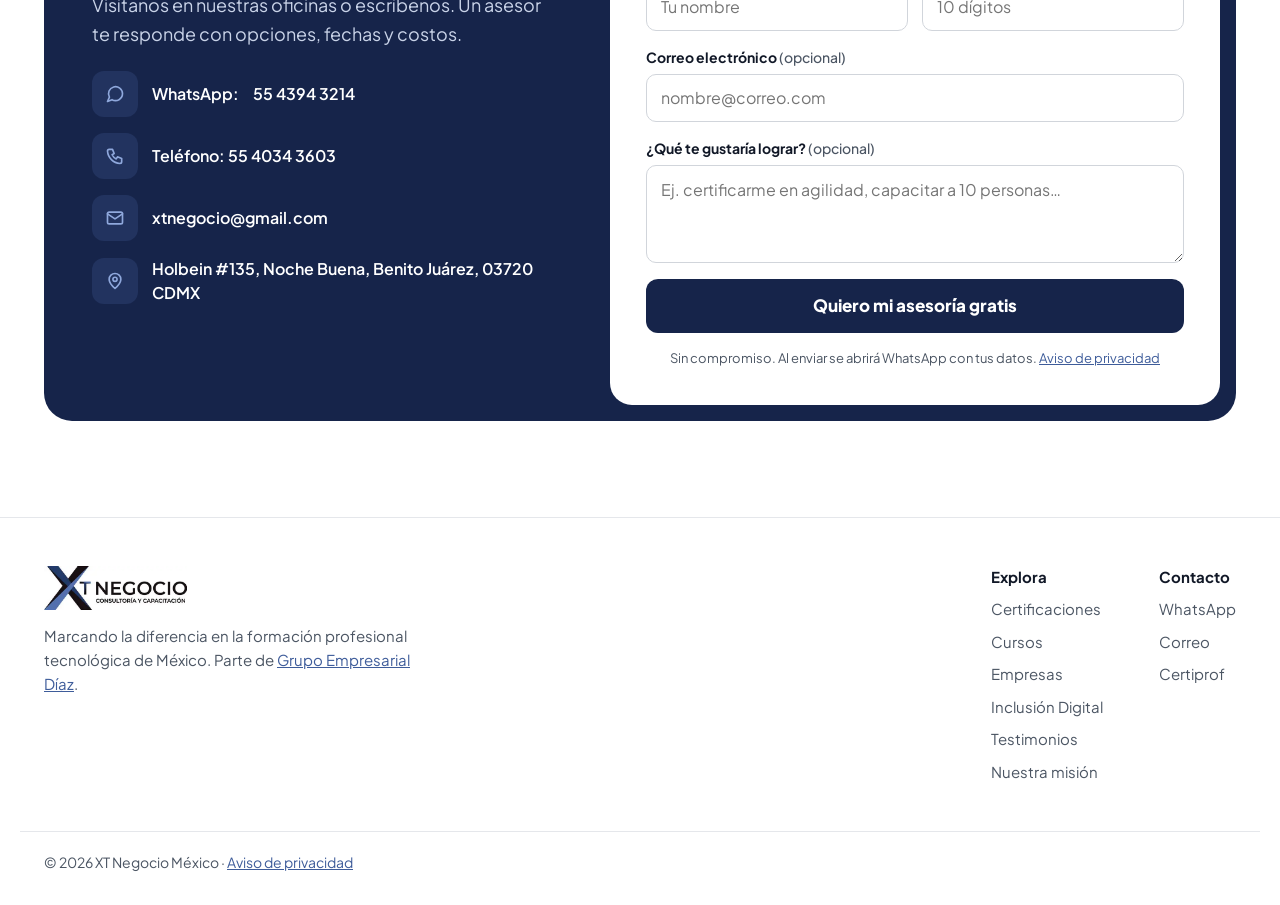
<file: contacto.html>
<!doctype html>
<html lang="es-MX">
<head>
  <meta charset="utf-8">
  <meta name="viewport" content="width=device-width, initial-scale=1">
  <title>Contacto | XT Negocio</title>
  <link rel="canonical" href="https://www.xtnegocio.com.mx/#contacto">
  <meta name="robots" content="noindex, follow">
  <meta http-equiv="refresh" content="0; url=./#contacto">
  <script>location.replace('./#contacto');</script>
</head>
<body>
  <p>Esta página se movió. <a href="./#contacto">Ir a Contacto</a>.</p>
</body>
</html>
</file>
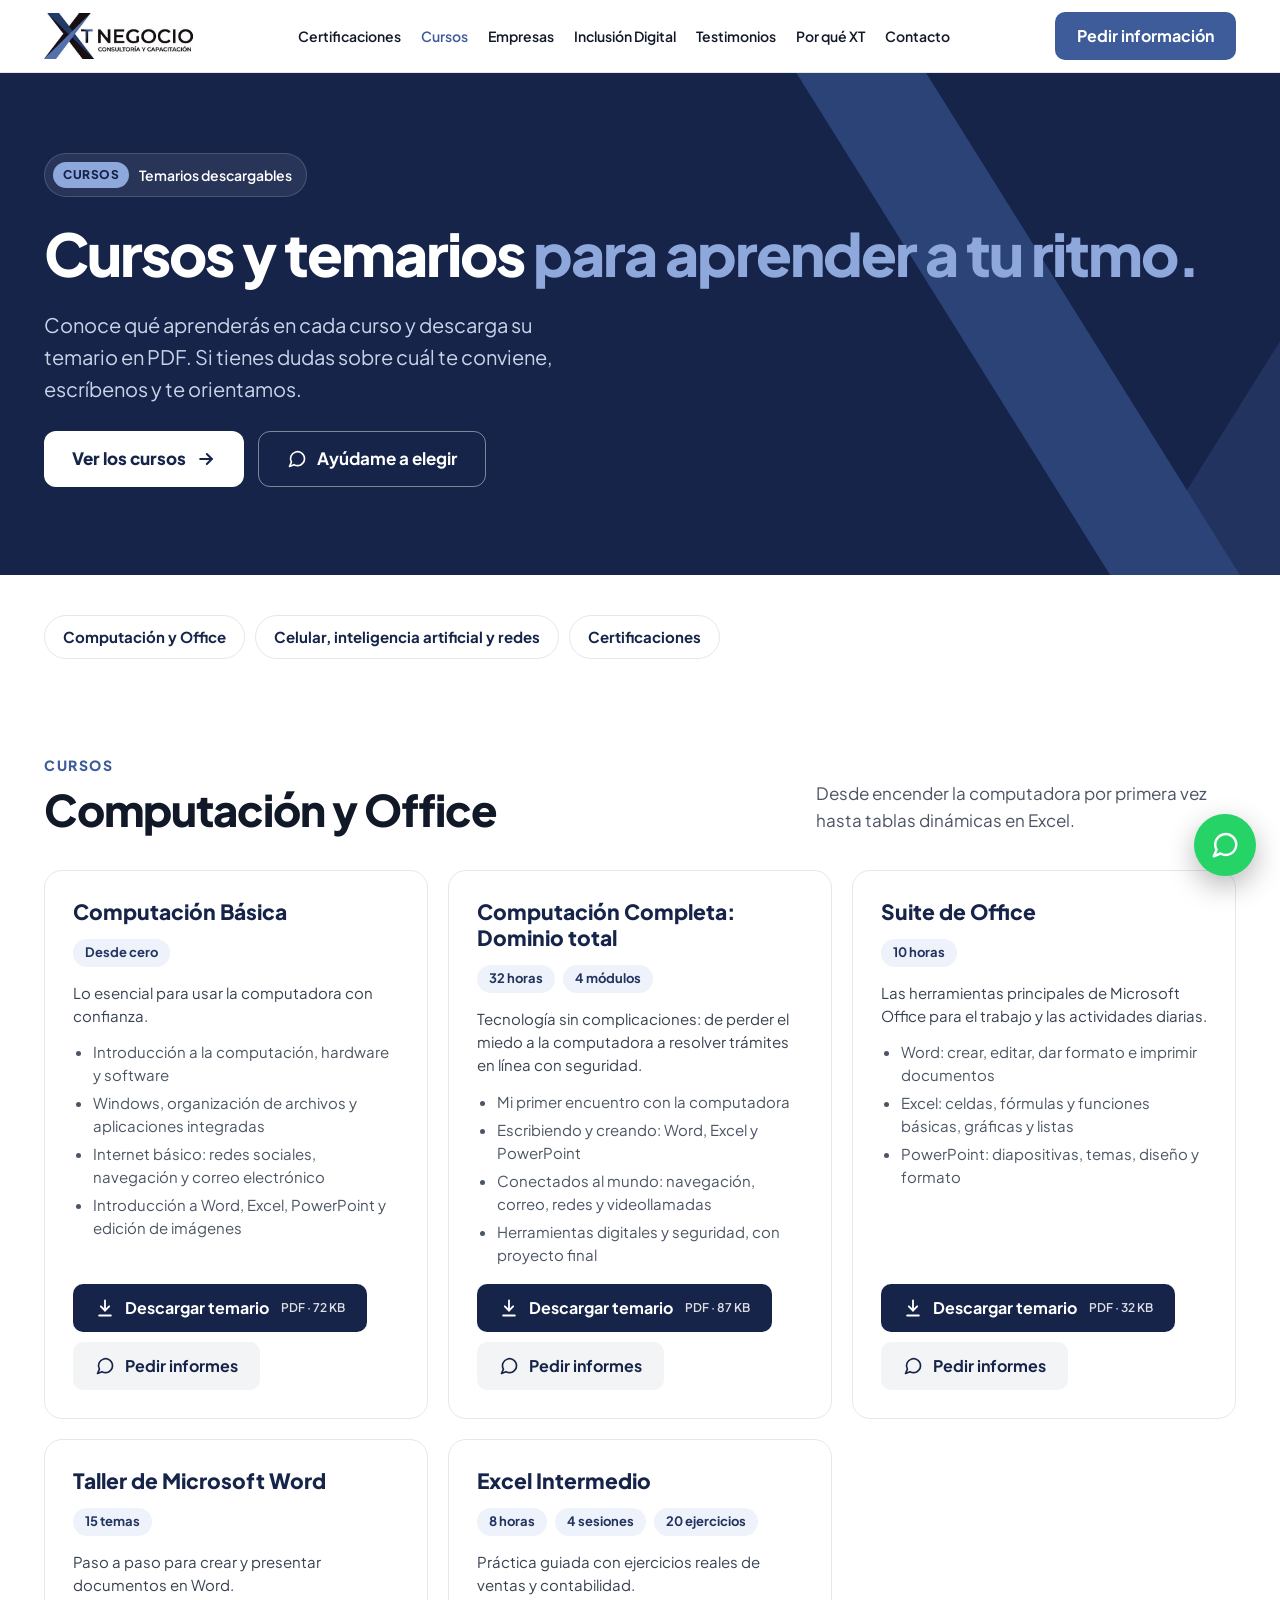
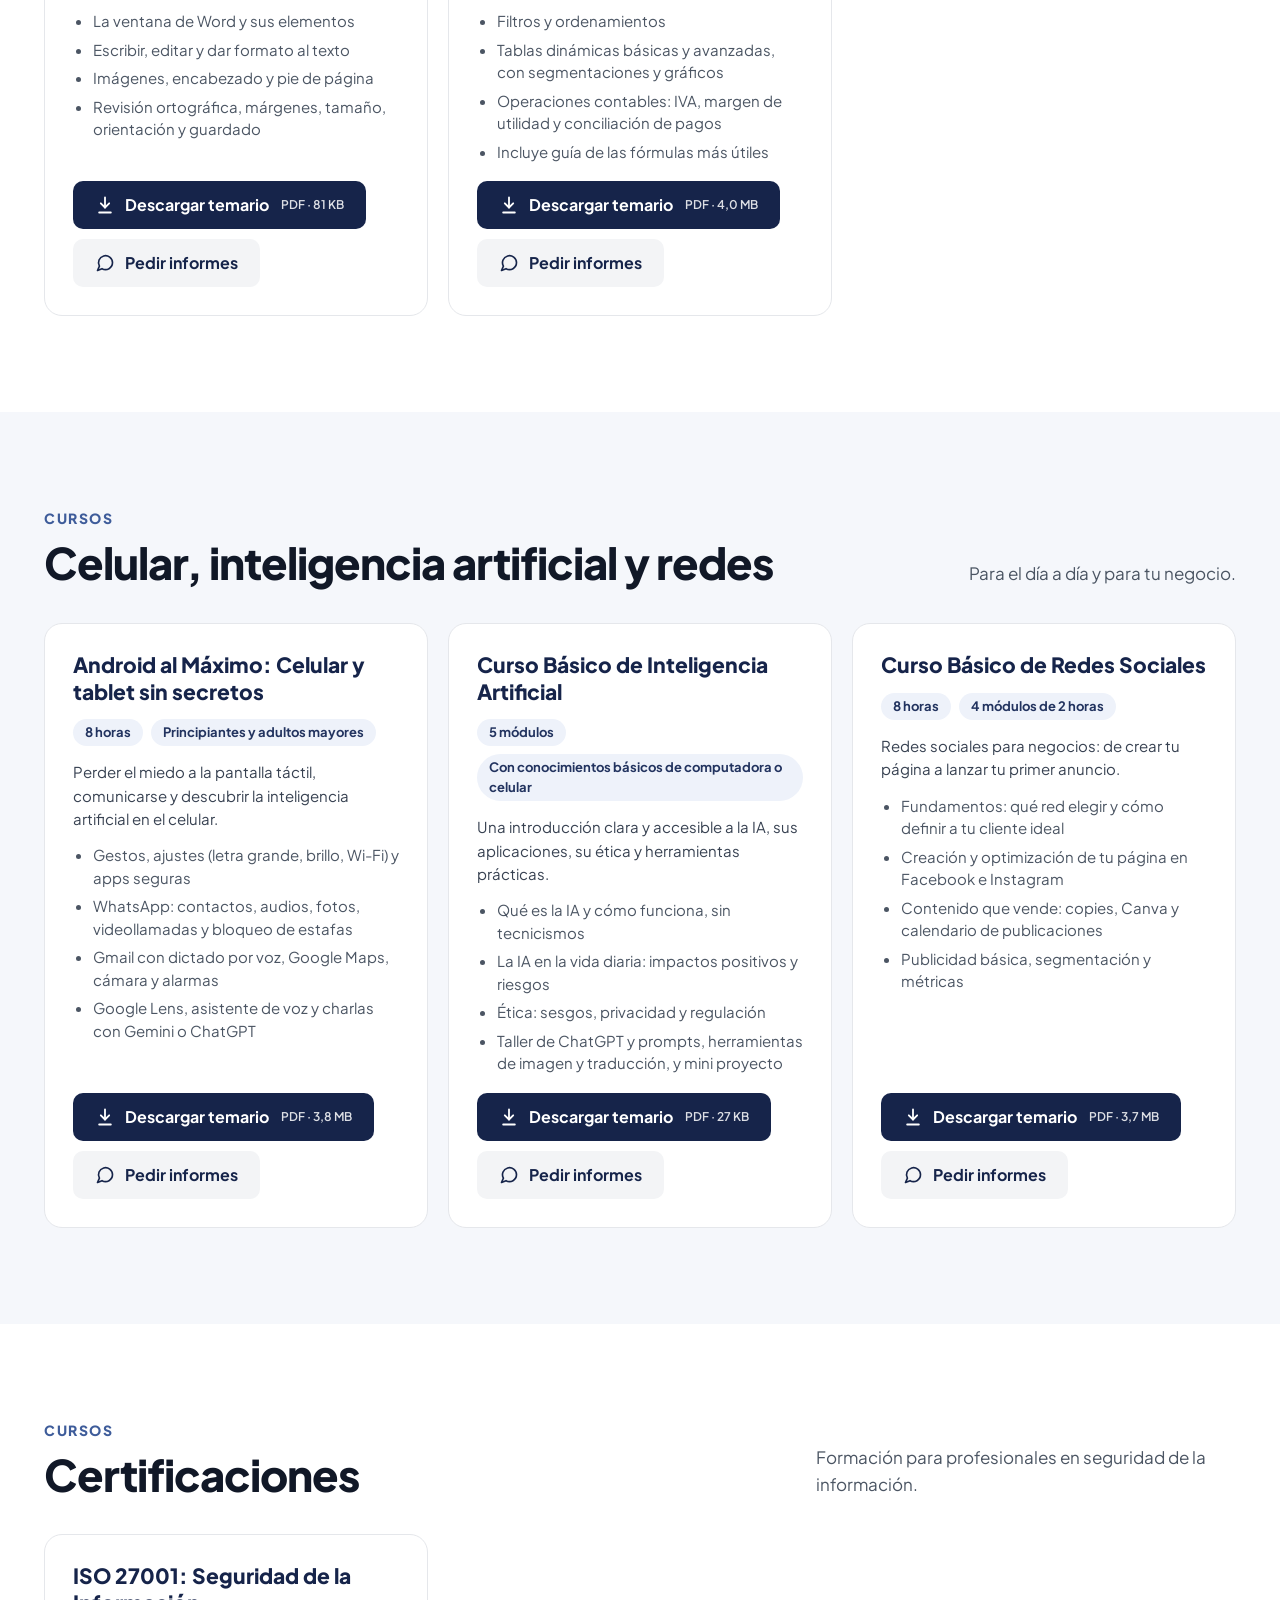
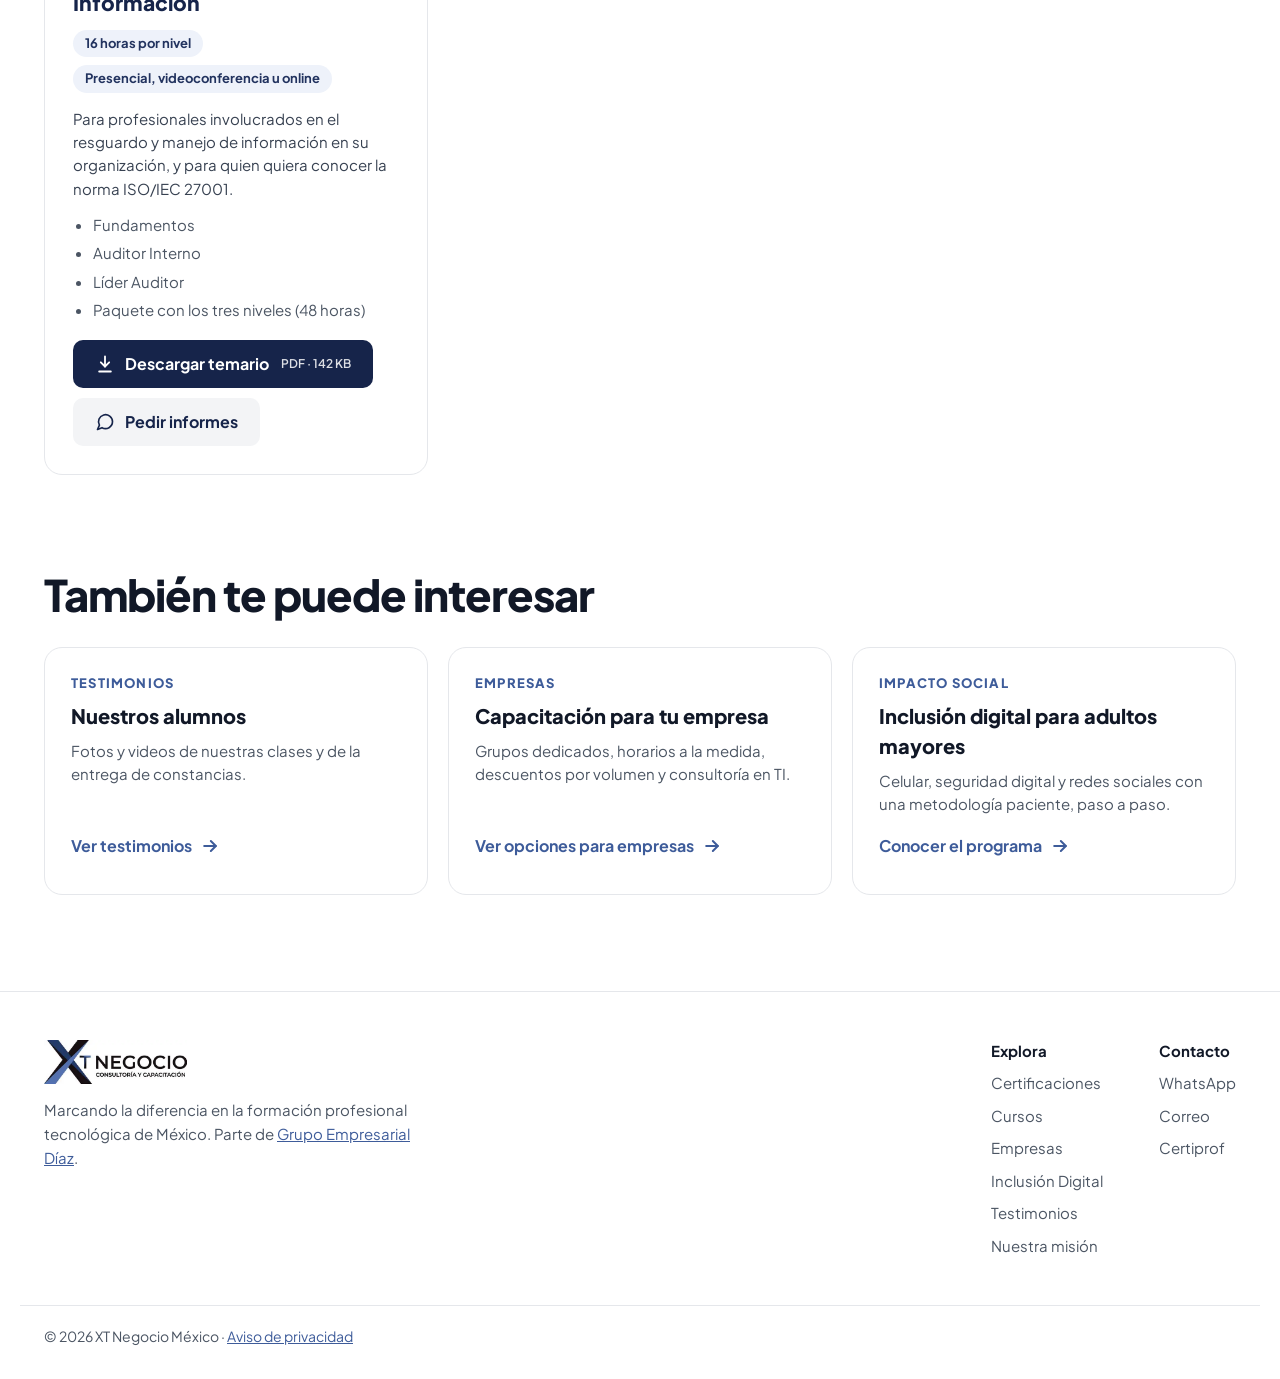
<file: cursos.html>
<!doctype html>
<html lang="es-MX">
<head>
  <meta charset="utf-8">
  <meta name="viewport" content="width=device-width, initial-scale=1">
  <title>Cursos y temarios: computación, Office, Excel, IA y más | XT Negocio</title>
  <meta name="description" content="Cursos de XT Negocio con temario descargable en PDF: Computación Básica y Completa, Suite de Office, Word, Excel Intermedio, Android, Inteligencia Artificial, Redes Sociales e ISO 27001.">
  <link rel="canonical" href="https://www.xtnegocio.com.mx/cursos.html">
  <meta name="theme-color" content="#16244A">

  <meta property="og:type" content="website">
  <meta property="og:locale" content="es_MX">
  <meta property="og:site_name" content="XT Negocio">
  <meta property="og:title" content="Cursos y temarios | XT Negocio">
  <meta property="og:description" content="Conoce nuestros cursos y descarga el temario de cada uno en PDF.">
  <meta property="og:url" content="https://www.xtnegocio.com.mx/cursos.html">
  <meta property="og:image" content="https://www.xtnegocio.com.mx/img/logo-xtnegocio.png">
  <meta name="twitter:card" content="summary">

  <link rel="icon" href="img/logo-xtnegocio.png">
  <link rel="preconnect" href="https://fonts.googleapis.com">
  <link rel="preconnect" href="https://fonts.gstatic.com" crossorigin>
  <link href="https://fonts.googleapis.com/css2?family=Plus+Jakarta+Sans:wght@400;500;600;700;800&display=swap" rel="stylesheet">
  <link rel="stylesheet" href="css/styles.css?v=20261120a">
</head>
<body>
  <a class="skip-link" href="#contenido">Saltar al contenido</a>

  <header class="site-header">
    <div class="container header-inner">
      <a class="brand" href="./" aria-label="XT Negocio, inicio"><img src="img/logo-xtnegocio.png" alt="XT Negocio — Consultoría y Capacitación" width="474" height="146"></a>
      <nav class="main-nav" id="menu" aria-label="Principal">
        <a href="certificaciones.html">Certificaciones</a>
        <a href="cursos.html" aria-current="page">Cursos</a>
        <a href="empresas.html">Empresas</a>
        <a href="inclusion-digital.html">Inclusión Digital</a>
        <a href="testimonios.html">Testimonios</a>
        <a href="./#ventajas">Por qué XT</a>
        <a href="./#contacto">Contacto</a>
      </nav>
      <div class="header-actions">
        <a class="btn btn-steel js-wa" href="#" data-msg="Hola XT Negocio, quiero información de sus cursos.">Pedir información</a>
        <button class="menu-toggle" type="button" aria-controls="menu" aria-expanded="false" aria-label="Abrir menú">
          <svg class="icon" viewBox="0 0 24 24" fill="none" stroke="currentColor" stroke-width="2.2" stroke-linecap="round" aria-hidden="true"><path d="M4 7h16M4 12h16M4 17h16"/></svg>
        </button>
      </div>
    </div>
  </header>

  <main id="contenido">
    <!-- HERO -->
    <section class="hero hero-sub">
      <div class="bar bar-a" aria-hidden="true"></div>
      <div class="bar bar-b" aria-hidden="true"></div>
      <div class="container hero-inner">
        <div class="hero-copy">
          <p class="partner"><b>CURSOS</b> Temarios descargables</p>
          <h1>Cursos y temarios <span>para aprender a tu ritmo.</span></h1>
          <p class="hero-lead">Conoce qué aprenderás en cada curso y descarga su temario en PDF. Si tienes dudas sobre cuál te conviene, escríbenos y te orientamos.</p>
          <div class="hero-ctas">
            <a class="btn btn-white btn-lg" href="#cursos-lista">
              Ver los cursos
              <svg class="icon" viewBox="0 0 24 24" fill="none" stroke="currentColor" stroke-width="2.4" stroke-linecap="round" stroke-linejoin="round" aria-hidden="true"><path d="M5 12h14"/><path d="m13 6 6 6-6 6"/></svg>
            </a>
            <a class="btn btn-ghost-light btn-lg js-wa" href="#" data-msg="Hola XT Negocio, quiero que me orienten para elegir un curso.">
              <svg class="icon" viewBox="0 0 24 24" fill="none" stroke="currentColor" stroke-width="2" stroke-linecap="round" stroke-linejoin="round" aria-hidden="true"><path d="M21 11.5a8.4 8.4 0 0 1-12.6 7.3L3 21l2.3-5.2A8.4 8.4 0 1 1 21 11.5z"/></svg>
              Ayúdame a elegir
            </a>
          </div>
        </div>
      </div>
    </section>

    <div class="container course-toc-wrap" id="cursos-lista">
      <nav class="course-toc" aria-label="Categorías de cursos">
        <ul><li><a href="#computacion">Computación y Office</a></li><li><a href="#celular-ia">Celular, inteligencia artificial y redes</a></li><li><a href="#certificaciones-iso">Certificaciones</a></li></ul>
      </nav>
    </div>

    <section class="section course-group" id="computacion" aria-labelledby="computacion-title">
      <div class="container">
        <div class="section-head">
          <div>
            <p class="eyebrow">Cursos</p>
            <h2 class="h2" id="computacion-title">Computación y Office</h2>
          </div>
          <p class="lead">Desde encender la computadora por primera vez hasta tablas dinámicas en Excel.</p>
        </div>
        <div class="course-grid">
          <article class="course" id="computacion-basica" aria-labelledby="computacion-basica-t">
            <h3 id="computacion-basica-t">Computación Básica</h3>
            <ul class="course-meta" aria-label="Datos del curso"><li>Desde cero</li></ul>
            <p class="course-desc">Lo esencial para usar la computadora con confianza.</p>
            <ul class="course-points"><li>Introducción a la computación, hardware y software</li><li>Windows, organización de archivos y aplicaciones integradas</li><li>Internet básico: redes sociales, navegación y correo electrónico</li><li>Introducción a Word, Excel, PowerPoint y edición de imágenes</li></ul>
            <div class="course-actions">
              <a class="btn btn-navy" href="temarios/temario-computacion-basica.pdf" download aria-label="Descargar temario de Computación Básica en PDF, 72 KB"><svg class="icon" viewBox="0 0 24 24" fill="none" stroke="currentColor" stroke-width="2.2" stroke-linecap="round" stroke-linejoin="round" aria-hidden="true"><path d="M12 3v12"/><path d="m7 10 5 5 5-5"/><path d="M5 21h14"/></svg> Descargar temario <small>PDF · 72 KB</small></a>
              <a class="btn btn-soft js-wa" href="#" data-msg="Hola XT Negocio, quiero información del curso: Computación Básica."><svg class="icon" viewBox="0 0 24 24" fill="none" stroke="currentColor" stroke-width="2" stroke-linecap="round" stroke-linejoin="round" aria-hidden="true"><path d="M21 11.5a8.4 8.4 0 0 1-12.6 7.3L3 21l2.3-5.2A8.4 8.4 0 1 1 21 11.5z"/></svg> Pedir informes</a>
            </div>
          </article>
          <article class="course" id="computacion-completa" aria-labelledby="computacion-completa-t">
            <h3 id="computacion-completa-t">Computación Completa: Dominio total</h3>
            <ul class="course-meta" aria-label="Datos del curso"><li>32 horas</li><li>4 módulos</li></ul>
            <p class="course-desc">Tecnología sin complicaciones: de perder el miedo a la computadora a resolver trámites en línea con seguridad.</p>
            <ul class="course-points"><li>Mi primer encuentro con la computadora</li><li>Escribiendo y creando: Word, Excel y PowerPoint</li><li>Conectados al mundo: navegación, correo, redes y videollamadas</li><li>Herramientas digitales y seguridad, con proyecto final</li></ul>
            <div class="course-actions">
              <a class="btn btn-navy" href="temarios/temario-computacion-completa.pdf" download aria-label="Descargar temario de Computación Completa: Dominio total en PDF, 87 KB"><svg class="icon" viewBox="0 0 24 24" fill="none" stroke="currentColor" stroke-width="2.2" stroke-linecap="round" stroke-linejoin="round" aria-hidden="true"><path d="M12 3v12"/><path d="m7 10 5 5 5-5"/><path d="M5 21h14"/></svg> Descargar temario <small>PDF · 87 KB</small></a>
              <a class="btn btn-soft js-wa" href="#" data-msg="Hola XT Negocio, quiero información del curso: Computación Completa: Dominio total."><svg class="icon" viewBox="0 0 24 24" fill="none" stroke="currentColor" stroke-width="2" stroke-linecap="round" stroke-linejoin="round" aria-hidden="true"><path d="M21 11.5a8.4 8.4 0 0 1-12.6 7.3L3 21l2.3-5.2A8.4 8.4 0 1 1 21 11.5z"/></svg> Pedir informes</a>
            </div>
          </article>
          <article class="course" id="suite-office" aria-labelledby="suite-office-t">
            <h3 id="suite-office-t">Suite de Office</h3>
            <ul class="course-meta" aria-label="Datos del curso"><li>10 horas</li></ul>
            <p class="course-desc">Las herramientas principales de Microsoft Office para el trabajo y las actividades diarias.</p>
            <ul class="course-points"><li>Word: crear, editar, dar formato e imprimir documentos</li><li>Excel: celdas, fórmulas y funciones básicas, gráficas y listas</li><li>PowerPoint: diapositivas, temas, diseño y formato</li></ul>
            <div class="course-actions">
              <a class="btn btn-navy" href="temarios/temario-suite-de-office.pdf" download aria-label="Descargar temario de Suite de Office en PDF, 32 KB"><svg class="icon" viewBox="0 0 24 24" fill="none" stroke="currentColor" stroke-width="2.2" stroke-linecap="round" stroke-linejoin="round" aria-hidden="true"><path d="M12 3v12"/><path d="m7 10 5 5 5-5"/><path d="M5 21h14"/></svg> Descargar temario <small>PDF · 32 KB</small></a>
              <a class="btn btn-soft js-wa" href="#" data-msg="Hola XT Negocio, quiero información del curso: Suite de Office."><svg class="icon" viewBox="0 0 24 24" fill="none" stroke="currentColor" stroke-width="2" stroke-linecap="round" stroke-linejoin="round" aria-hidden="true"><path d="M21 11.5a8.4 8.4 0 0 1-12.6 7.3L3 21l2.3-5.2A8.4 8.4 0 1 1 21 11.5z"/></svg> Pedir informes</a>
            </div>
          </article>
          <article class="course" id="taller-word" aria-labelledby="taller-word-t">
            <h3 id="taller-word-t">Taller de Microsoft Word</h3>
            <ul class="course-meta" aria-label="Datos del curso"><li>15 temas</li></ul>
            <p class="course-desc">Paso a paso para crear y presentar documentos en Word.</p>
            <ul class="course-points"><li>La ventana de Word y sus elementos</li><li>Escribir, editar y dar formato al texto</li><li>Imágenes, encabezado y pie de página</li><li>Revisión ortográfica, márgenes, tamaño, orientación y guardado</li></ul>
            <div class="course-actions">
              <a class="btn btn-navy" href="temarios/temario-taller-de-word.pdf" download aria-label="Descargar temario de Taller de Microsoft Word en PDF, 81 KB"><svg class="icon" viewBox="0 0 24 24" fill="none" stroke="currentColor" stroke-width="2.2" stroke-linecap="round" stroke-linejoin="round" aria-hidden="true"><path d="M12 3v12"/><path d="m7 10 5 5 5-5"/><path d="M5 21h14"/></svg> Descargar temario <small>PDF · 81 KB</small></a>
              <a class="btn btn-soft js-wa" href="#" data-msg="Hola XT Negocio, quiero información del curso: Taller de Microsoft Word."><svg class="icon" viewBox="0 0 24 24" fill="none" stroke="currentColor" stroke-width="2" stroke-linecap="round" stroke-linejoin="round" aria-hidden="true"><path d="M21 11.5a8.4 8.4 0 0 1-12.6 7.3L3 21l2.3-5.2A8.4 8.4 0 1 1 21 11.5z"/></svg> Pedir informes</a>
            </div>
          </article>
          <article class="course" id="excel-intermedio" aria-labelledby="excel-intermedio-t">
            <h3 id="excel-intermedio-t">Excel Intermedio</h3>
            <ul class="course-meta" aria-label="Datos del curso"><li>8 horas</li><li>4 sesiones</li><li>20 ejercicios</li></ul>
            <p class="course-desc">Práctica guiada con ejercicios reales de ventas y contabilidad.</p>
            <ul class="course-points"><li>Filtros y ordenamientos</li><li>Tablas dinámicas básicas y avanzadas, con segmentaciones y gráficos</li><li>Operaciones contables: IVA, margen de utilidad y conciliación de pagos</li><li>Incluye guía de las fórmulas más útiles</li></ul>
            <div class="course-actions">
              <a class="btn btn-navy" href="temarios/temario-excel-intermedio.pdf" download aria-label="Descargar temario de Excel Intermedio en PDF, 4,0 MB"><svg class="icon" viewBox="0 0 24 24" fill="none" stroke="currentColor" stroke-width="2.2" stroke-linecap="round" stroke-linejoin="round" aria-hidden="true"><path d="M12 3v12"/><path d="m7 10 5 5 5-5"/><path d="M5 21h14"/></svg> Descargar temario <small>PDF · 4,0 MB</small></a>
              <a class="btn btn-soft js-wa" href="#" data-msg="Hola XT Negocio, quiero información del curso: Excel Intermedio."><svg class="icon" viewBox="0 0 24 24" fill="none" stroke="currentColor" stroke-width="2" stroke-linecap="round" stroke-linejoin="round" aria-hidden="true"><path d="M21 11.5a8.4 8.4 0 0 1-12.6 7.3L3 21l2.3-5.2A8.4 8.4 0 1 1 21 11.5z"/></svg> Pedir informes</a>
            </div>
          </article>
        </div>
      </div>
    </section>

    <section class="section process-section course-group" id="celular-ia" aria-labelledby="celular-ia-title">
      <div class="container">
        <div class="section-head">
          <div>
            <p class="eyebrow">Cursos</p>
            <h2 class="h2" id="celular-ia-title">Celular, inteligencia artificial y redes</h2>
          </div>
          <p class="lead">Para el día a día y para tu negocio.</p>
        </div>
        <div class="course-grid">
          <article class="course" id="android" aria-labelledby="android-t">
            <h3 id="android-t">Android al Máximo: Celular y tablet sin secretos</h3>
            <ul class="course-meta" aria-label="Datos del curso"><li>8 horas</li><li>Principiantes y adultos mayores</li></ul>
            <p class="course-desc">Perder el miedo a la pantalla táctil, comunicarse y descubrir la inteligencia artificial en el celular.</p>
            <ul class="course-points"><li>Gestos, ajustes (letra grande, brillo, Wi-Fi) y apps seguras</li><li>WhatsApp: contactos, audios, fotos, videollamadas y bloqueo de estafas</li><li>Gmail con dictado por voz, Google Maps, cámara y alarmas</li><li>Google Lens, asistente de voz y charlas con Gemini o ChatGPT</li></ul>
            <div class="course-actions">
              <a class="btn btn-navy" href="temarios/temario-android-al-maximo.pdf" download aria-label="Descargar temario de Android al Máximo: Celular y tablet sin secretos en PDF, 3,8 MB"><svg class="icon" viewBox="0 0 24 24" fill="none" stroke="currentColor" stroke-width="2.2" stroke-linecap="round" stroke-linejoin="round" aria-hidden="true"><path d="M12 3v12"/><path d="m7 10 5 5 5-5"/><path d="M5 21h14"/></svg> Descargar temario <small>PDF · 3,8 MB</small></a>
              <a class="btn btn-soft js-wa" href="#" data-msg="Hola XT Negocio, quiero información del curso: Android al Máximo: Celular y tablet sin secretos."><svg class="icon" viewBox="0 0 24 24" fill="none" stroke="currentColor" stroke-width="2" stroke-linecap="round" stroke-linejoin="round" aria-hidden="true"><path d="M21 11.5a8.4 8.4 0 0 1-12.6 7.3L3 21l2.3-5.2A8.4 8.4 0 1 1 21 11.5z"/></svg> Pedir informes</a>
            </div>
          </article>
          <article class="course" id="ia-basico" aria-labelledby="ia-basico-t">
            <h3 id="ia-basico-t">Curso Básico de Inteligencia Artificial</h3>
            <ul class="course-meta" aria-label="Datos del curso"><li>5 módulos</li><li>Con conocimientos básicos de computadora o celular</li></ul>
            <p class="course-desc">Una introducción clara y accesible a la IA, sus aplicaciones, su ética y herramientas prácticas.</p>
            <ul class="course-points"><li>Qué es la IA y cómo funciona, sin tecnicismos</li><li>La IA en la vida diaria: impactos positivos y riesgos</li><li>Ética: sesgos, privacidad y regulación</li><li>Taller de ChatGPT y prompts, herramientas de imagen y traducción, y mini proyecto</li></ul>
            <div class="course-actions">
              <a class="btn btn-navy" href="temarios/temario-inteligencia-artificial-basico.pdf" download aria-label="Descargar temario de Curso Básico de Inteligencia Artificial en PDF, 27 KB"><svg class="icon" viewBox="0 0 24 24" fill="none" stroke="currentColor" stroke-width="2.2" stroke-linecap="round" stroke-linejoin="round" aria-hidden="true"><path d="M12 3v12"/><path d="m7 10 5 5 5-5"/><path d="M5 21h14"/></svg> Descargar temario <small>PDF · 27 KB</small></a>
              <a class="btn btn-soft js-wa" href="#" data-msg="Hola XT Negocio, quiero información del curso: Curso Básico de Inteligencia Artificial."><svg class="icon" viewBox="0 0 24 24" fill="none" stroke="currentColor" stroke-width="2" stroke-linecap="round" stroke-linejoin="round" aria-hidden="true"><path d="M21 11.5a8.4 8.4 0 0 1-12.6 7.3L3 21l2.3-5.2A8.4 8.4 0 1 1 21 11.5z"/></svg> Pedir informes</a>
            </div>
          </article>
          <article class="course" id="redes-sociales" aria-labelledby="redes-sociales-t">
            <h3 id="redes-sociales-t">Curso Básico de Redes Sociales</h3>
            <ul class="course-meta" aria-label="Datos del curso"><li>8 horas</li><li>4 módulos de 2 horas</li></ul>
            <p class="course-desc">Redes sociales para negocios: de crear tu página a lanzar tu primer anuncio.</p>
            <ul class="course-points"><li>Fundamentos: qué red elegir y cómo definir a tu cliente ideal</li><li>Creación y optimización de tu página en Facebook e Instagram</li><li>Contenido que vende: copies, Canva y calendario de publicaciones</li><li>Publicidad básica, segmentación y métricas</li></ul>
            <div class="course-actions">
              <a class="btn btn-navy" href="temarios/temario-redes-sociales.pdf" download aria-label="Descargar temario de Curso Básico de Redes Sociales en PDF, 3,7 MB"><svg class="icon" viewBox="0 0 24 24" fill="none" stroke="currentColor" stroke-width="2.2" stroke-linecap="round" stroke-linejoin="round" aria-hidden="true"><path d="M12 3v12"/><path d="m7 10 5 5 5-5"/><path d="M5 21h14"/></svg> Descargar temario <small>PDF · 3,7 MB</small></a>
              <a class="btn btn-soft js-wa" href="#" data-msg="Hola XT Negocio, quiero información del curso: Curso Básico de Redes Sociales."><svg class="icon" viewBox="0 0 24 24" fill="none" stroke="currentColor" stroke-width="2" stroke-linecap="round" stroke-linejoin="round" aria-hidden="true"><path d="M21 11.5a8.4 8.4 0 0 1-12.6 7.3L3 21l2.3-5.2A8.4 8.4 0 1 1 21 11.5z"/></svg> Pedir informes</a>
            </div>
          </article>
        </div>
      </div>
    </section>

    <section class="section course-group" id="certificaciones-iso" aria-labelledby="certificaciones-iso-title">
      <div class="container">
        <div class="section-head">
          <div>
            <p class="eyebrow">Cursos</p>
            <h2 class="h2" id="certificaciones-iso-title">Certificaciones</h2>
          </div>
          <p class="lead">Formación para profesionales en seguridad de la información.</p>
        </div>
        <div class="course-grid">
          <article class="course" id="iso-27001" aria-labelledby="iso-27001-t">
            <h3 id="iso-27001-t">ISO 27001: Seguridad de la Información</h3>
            <ul class="course-meta" aria-label="Datos del curso"><li>16 horas por nivel</li><li>Presencial, videoconferencia u online</li></ul>
            <p class="course-desc">Para profesionales involucrados en el resguardo y manejo de información en su organización, y para quien quiera conocer la norma ISO/IEC 27001.</p>
            <ul class="course-points"><li>Fundamentos</li><li>Auditor Interno</li><li>Líder Auditor</li><li>Paquete con los tres niveles (48 horas)</li></ul>
            <div class="course-actions">
              <a class="btn btn-navy" href="temarios/temario-iso-27001.pdf" download aria-label="Descargar temario de ISO 27001: Seguridad de la Información en PDF, 142 KB"><svg class="icon" viewBox="0 0 24 24" fill="none" stroke="currentColor" stroke-width="2.2" stroke-linecap="round" stroke-linejoin="round" aria-hidden="true"><path d="M12 3v12"/><path d="m7 10 5 5 5-5"/><path d="M5 21h14"/></svg> Descargar temario <small>PDF · 142 KB</small></a>
              <a class="btn btn-soft js-wa" href="#" data-msg="Hola XT Negocio, quiero información del curso: ISO 27001: Seguridad de la Información."><svg class="icon" viewBox="0 0 24 24" fill="none" stroke="currentColor" stroke-width="2" stroke-linecap="round" stroke-linejoin="round" aria-hidden="true"><path d="M21 11.5a8.4 8.4 0 0 1-12.6 7.3L3 21l2.3-5.2A8.4 8.4 0 1 1 21 11.5z"/></svg> Pedir informes</a>
            </div>
          </article>
        </div>
      </div>
    </section>

    <!-- TAMBIÉN TE PUEDE INTERESAR -->
    <section class="section related" aria-labelledby="related-title">
      <div class="container">
        <h2 class="h2" id="related-title">También te puede interesar</h2>
        <ul class="related-grid">
          <li>
            <a class="related-card" href="testimonios.html">
              <span class="related-kicker">Testimonios</span>
              <strong>Nuestros alumnos</strong>
              <span class="related-text">Fotos y videos de nuestras clases y de la entrega de constancias.</span>
              <span class="related-go">Ver testimonios <svg class="icon" viewBox="0 0 24 24" fill="none" stroke="currentColor" stroke-width="2.4" stroke-linecap="round" stroke-linejoin="round" aria-hidden="true"><path d="M5 12h14"/><path d="m13 6 6 6-6 6"/></svg></span>
            </a>
          </li>
          <li>
            <a class="related-card" href="empresas.html">
              <span class="related-kicker">Empresas</span>
              <strong>Capacitación para tu empresa</strong>
              <span class="related-text">Grupos dedicados, horarios a la medida, descuentos por volumen y consultoría en TI.</span>
              <span class="related-go">Ver opciones para empresas <svg class="icon" viewBox="0 0 24 24" fill="none" stroke="currentColor" stroke-width="2.4" stroke-linecap="round" stroke-linejoin="round" aria-hidden="true"><path d="M5 12h14"/><path d="m13 6 6 6-6 6"/></svg></span>
            </a>
          </li>
          <li>
            <a class="related-card" href="inclusion-digital.html">
              <span class="related-kicker">Impacto social</span>
              <strong>Inclusión digital para adultos mayores</strong>
              <span class="related-text">Celular, seguridad digital y redes sociales con una metodología paciente, paso a paso.</span>
              <span class="related-go">Conocer el programa <svg class="icon" viewBox="0 0 24 24" fill="none" stroke="currentColor" stroke-width="2.4" stroke-linecap="round" stroke-linejoin="round" aria-hidden="true"><path d="M5 12h14"/><path d="m13 6 6 6-6 6"/></svg></span>
            </a>
          </li>
        </ul>
      </div>
    </section>
  </main>


  <footer class="site-footer">
    <div class="container footer-inner">
      <div class="footer-brand">
        <img src="img/logo-xtnegocio.png" alt="XT Negocio" width="474" height="146" loading="lazy">
        <p>Marcando la diferencia en la formación profesional tecnológica de México. Parte de <a href="https://grupoempresarialdiaz.com.mx/">Grupo Empresarial Díaz</a>.</p>
      </div>
      <nav class="footer-nav" aria-label="Pie de página">
        <div>
          <strong>Explora</strong>
          <a href="certificaciones.html">Certificaciones</a>
          <a href="cursos.html">Cursos</a>
          <a href="empresas.html">Empresas</a>
          <a href="inclusion-digital.html">Inclusión Digital</a>
          <a href="testimonios.html">Testimonios</a>
          <a href="./#ventajas">Nuestra misión</a>
        </div>
        <div>
          <strong>Contacto</strong>
          <a class="js-wa" href="#" data-msg="Hola XT Negocio, quiero hablar con un asesor.">WhatsApp</a>
          <a href="mailto:xtnegocio@gmail.com">Correo</a>
          <a href="https://certiprof.com" target="_blank" rel="noopener">Certiprof</a>
        </div>
      </nav>
    </div>
    <div class="container footer-bottom">© <span id="year">2026</span> XT Negocio México · <a href="aviso-de-privacidad.html">Aviso de privacidad</a></div>
  </footer>

  <a class="wa-float js-wa" href="#" data-msg="Hola XT Negocio, quiero información de sus cursos." aria-label="Escríbenos por WhatsApp">
    <svg width="30" height="30" viewBox="0 0 24 24" fill="none" stroke="currentColor" stroke-width="2" stroke-linecap="round" stroke-linejoin="round" aria-hidden="true"><path d="M21 11.5a8.4 8.4 0 0 1-12.6 7.3L3 21l2.3-5.2A8.4 8.4 0 1 1 21 11.5z"/></svg>
  </a>
  <div class="mobile-bar">
    <a class="mb-wa js-wa" href="#" data-msg="Hola XT Negocio, quiero información de sus cursos.">
      <svg class="icon" viewBox="0 0 24 24" fill="none" stroke="currentColor" stroke-width="2.2" stroke-linecap="round" stroke-linejoin="round" aria-hidden="true"><path d="M21 11.5a8.4 8.4 0 0 1-12.6 7.3L3 21l2.3-5.2A8.4 8.4 0 1 1 21 11.5z"/></svg>WhatsApp
    </a>
    <a class="mb-cta" href="#cursos-lista">Ver cursos</a>
  </div>

  <script src="js/config.js"></script>
  <script src="js/main.js?v=20261120a"></script>
</body>
</html>
</file>
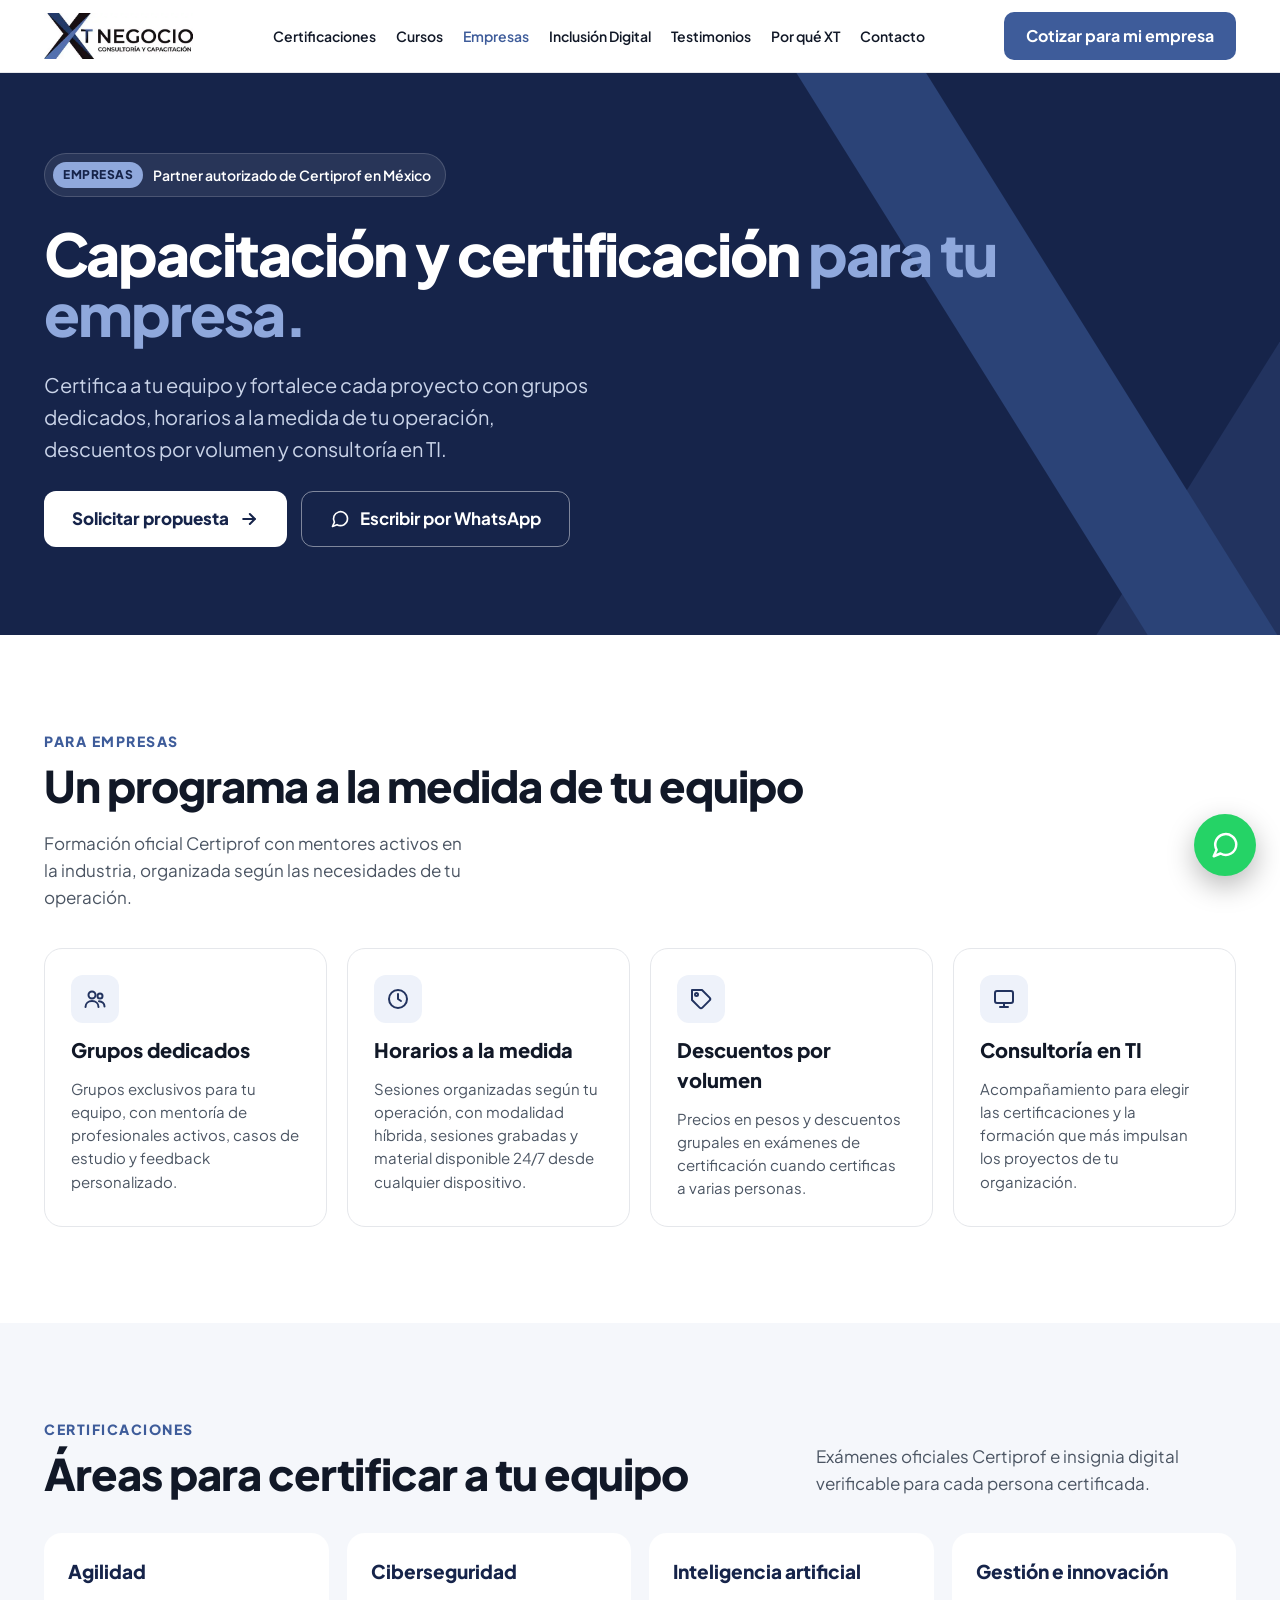
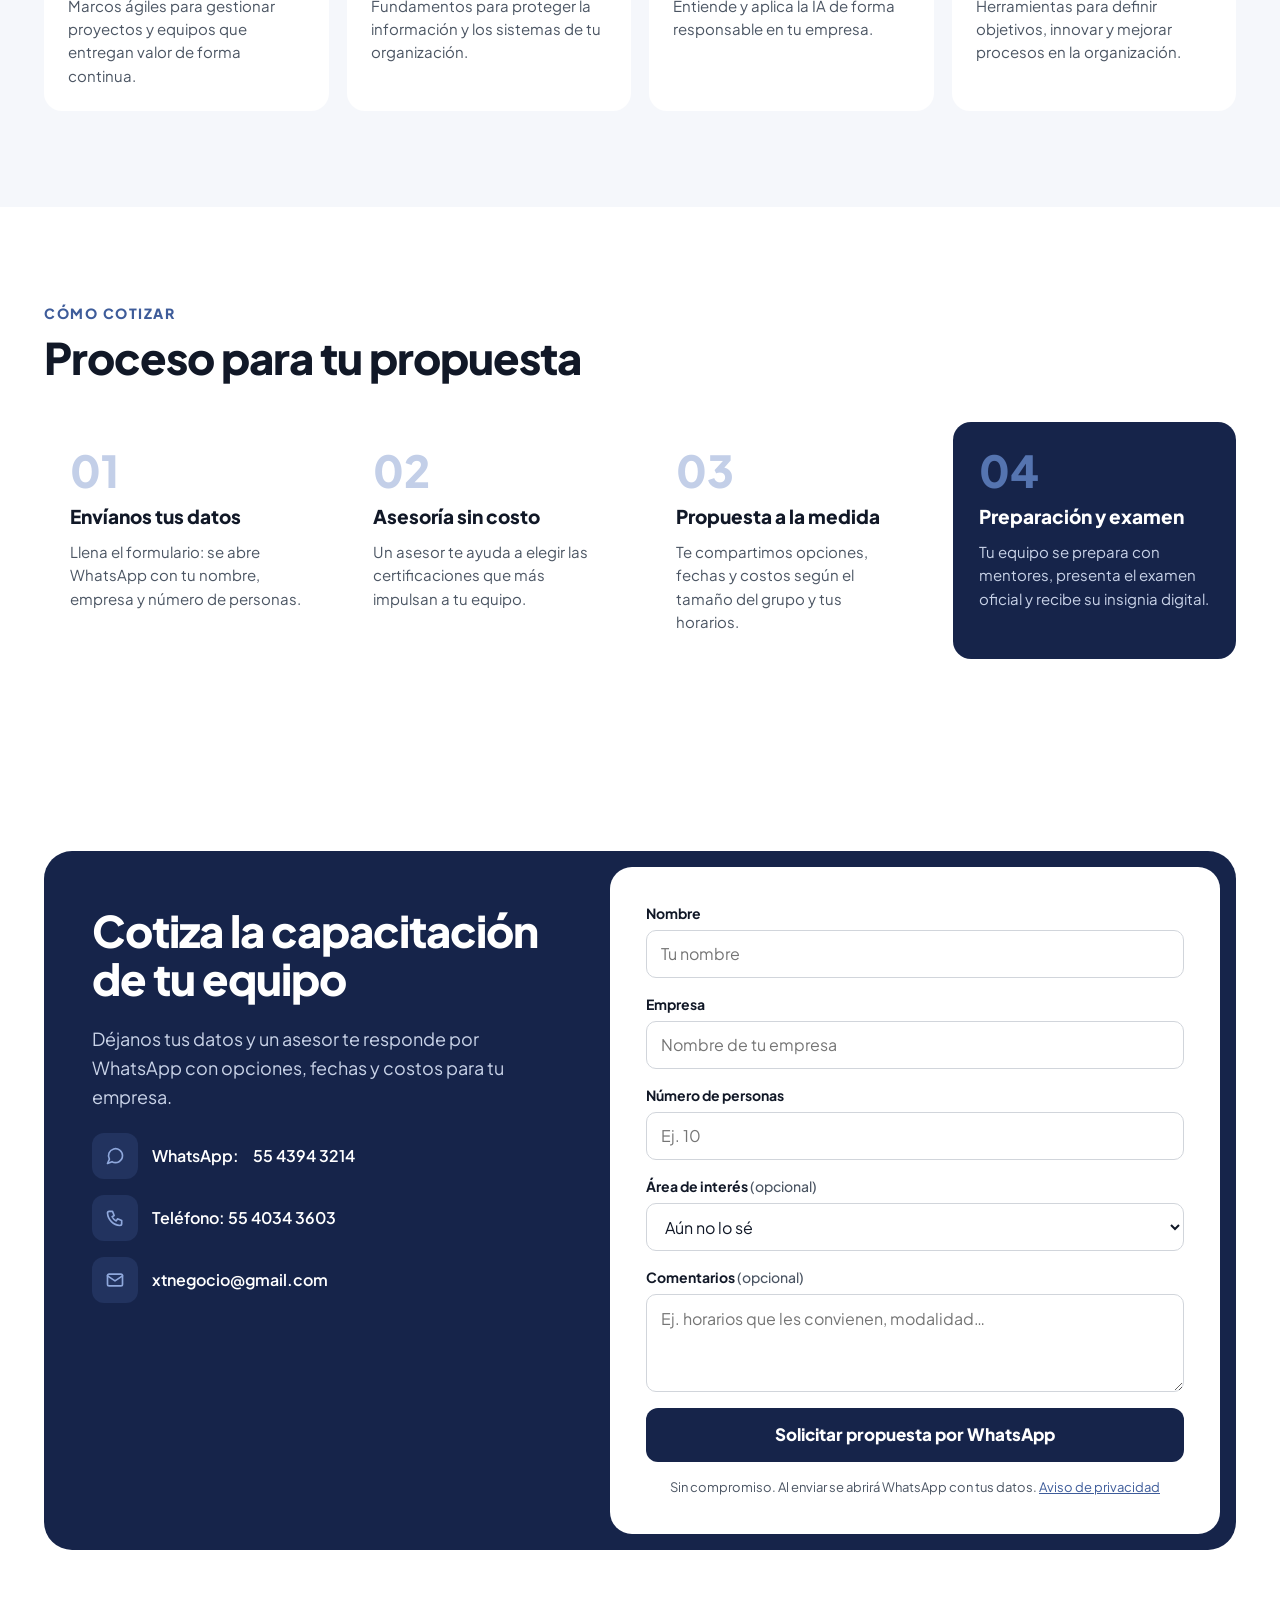
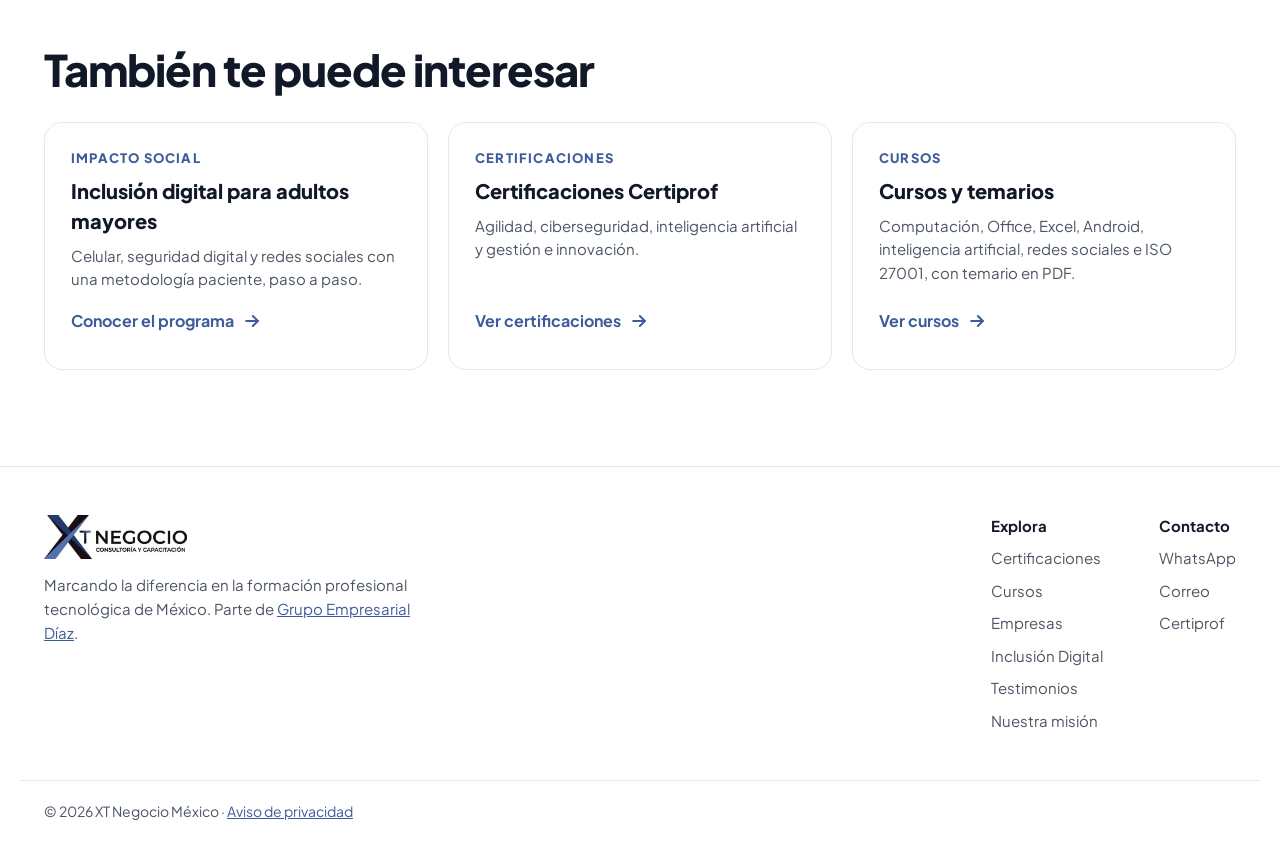
<file: empresas.html>
<!doctype html>
<html lang="es-MX">
<head>
  <meta charset="utf-8">
  <meta name="viewport" content="width=device-width, initial-scale=1">
  <title>Capacitación y certificación para empresas | XT Negocio</title>
  <meta name="description" content="Capacita y certifica a tu equipo con XT Negocio, partner autorizado de Certiprof: grupos dedicados, horarios a la medida, descuentos por volumen y consultoría en TI. Cotiza por WhatsApp.">
  <link rel="canonical" href="https://www.xtnegocio.com.mx/empresas.html">
  <meta name="theme-color" content="#16244A">

  <meta property="og:type" content="website">
  <meta property="og:locale" content="es_MX">
  <meta property="og:site_name" content="XT Negocio">
  <meta property="og:title" content="Capacitación y certificación para empresas | XT Negocio">
  <meta property="og:description" content="Grupos dedicados, horarios a la medida de tu operación, descuentos por volumen y consultoría en TI. Certificaciones internacionales Certiprof para tu equipo.">
  <meta property="og:url" content="https://www.xtnegocio.com.mx/empresas.html">
  <meta property="og:image" content="https://www.xtnegocio.com.mx/img/logo-xtnegocio.png">
  <meta name="twitter:card" content="summary">

  <link rel="icon" href="img/logo-xtnegocio.png">
  <link rel="preconnect" href="https://fonts.googleapis.com">
  <link rel="preconnect" href="https://fonts.gstatic.com" crossorigin>
  <link href="https://fonts.googleapis.com/css2?family=Plus+Jakarta+Sans:wght@400;500;600;700;800&display=swap" rel="stylesheet">
  <link rel="stylesheet" href="css/styles.css?v=20261120a">
</head>
<body>
  <a class="skip-link" href="#contenido">Saltar al contenido</a>

  <header class="site-header">
    <div class="container header-inner">
      <a class="brand" href="./" aria-label="XT Negocio, inicio"><img src="img/logo-xtnegocio.png" alt="XT Negocio — Consultoría y Capacitación" width="474" height="146"></a>
      <nav class="main-nav" id="menu" aria-label="Principal">
        <a href="certificaciones.html">Certificaciones</a>
        <a href="cursos.html">Cursos</a>
        <a href="empresas.html" aria-current="page">Empresas</a>
        <a href="inclusion-digital.html">Inclusión Digital</a>
        <a href="testimonios.html">Testimonios</a>
        <a href="./#ventajas">Por qué XT</a>
        <a href="./#contacto">Contacto</a>
      </nav>
      <div class="header-actions">
        <a class="btn btn-steel" href="#cotizar">Cotizar para mi empresa</a>
        <button class="menu-toggle" type="button" aria-controls="menu" aria-expanded="false" aria-label="Abrir menú">
          <svg class="icon" viewBox="0 0 24 24" fill="none" stroke="currentColor" stroke-width="2.2" stroke-linecap="round" aria-hidden="true"><path d="M4 7h16M4 12h16M4 17h16"/></svg>
        </button>
      </div>
    </div>
  </header>

  <main id="contenido">
    <!-- HERO -->
    <section class="hero hero-sub">
      <div class="bar bar-a" aria-hidden="true"></div>
      <div class="bar bar-b" aria-hidden="true"></div>
      <div class="container hero-inner">
        <div class="hero-copy">
          <p class="partner"><b>EMPRESAS</b> Partner autorizado de Certiprof en México</p>
          <h1>Capacitación y certificación <span>para tu empresa.</span></h1>
          <p class="hero-lead">Certifica a tu equipo y fortalece cada proyecto con grupos dedicados, horarios a la medida de tu operación, descuentos por volumen y consultoría en TI.</p>
          <div class="hero-ctas">
            <a class="btn btn-white btn-lg" href="#cotizar">
              Solicitar propuesta
              <svg class="icon" viewBox="0 0 24 24" fill="none" stroke="currentColor" stroke-width="2.4" stroke-linecap="round" stroke-linejoin="round" aria-hidden="true"><path d="M5 12h14"/><path d="m13 6 6 6-6 6"/></svg>
            </a>
            <a class="btn btn-ghost-light btn-lg js-wa" href="#" data-msg="Hola XT Negocio, quiero una propuesta de capacitación y certificación para mi empresa.">
              <svg class="icon" viewBox="0 0 24 24" fill="none" stroke="currentColor" stroke-width="2" stroke-linecap="round" stroke-linejoin="round" aria-hidden="true"><path d="M21 11.5a8.4 8.4 0 0 1-12.6 7.3L3 21l2.3-5.2A8.4 8.4 0 1 1 21 11.5z"/></svg>
              Escribir por WhatsApp
            </a>
          </div>
        </div>
      </div>
    </section>

    <!-- BENEFICIOS -->
    <section class="section" id="beneficios">
      <div class="container">
        <div class="section-head">
          <div>
            <p class="eyebrow">Para empresas</p>
            <h2 class="h2">Un programa a la medida de tu equipo</h2>
          </div>
          <p class="lead">Formación oficial Certiprof con mentores activos en la industria, organizada según las necesidades de tu operación.</p>
        </div>
        <div class="areas biz-benefits">
          <article class="area">
            <span class="area-icon"><svg width="24" height="24" viewBox="0 0 24 24" fill="none" stroke="currentColor" stroke-width="2" stroke-linecap="round" stroke-linejoin="round" aria-hidden="true"><circle cx="9" cy="8" r="3.5"/><path d="M2.5 20c0-3.6 2.9-6 6.5-6s6.5 2.4 6.5 6"/><circle cx="17" cy="9" r="2.5"/><path d="M16 14.2c3 .2 5.5 2.3 5.5 5.3"/></svg></span>
            <h3>Grupos dedicados</h3>
            <p>Grupos exclusivos para tu equipo, con mentoría de profesionales activos, casos de estudio y feedback personalizado.</p>
          </article>
          <article class="area">
            <span class="area-icon"><svg width="24" height="24" viewBox="0 0 24 24" fill="none" stroke="currentColor" stroke-width="2" stroke-linecap="round" stroke-linejoin="round" aria-hidden="true"><circle cx="12" cy="12" r="9"/><path d="M12 7v5l3 2"/></svg></span>
            <h3>Horarios a la medida</h3>
            <p>Sesiones organizadas según tu operación, con modalidad híbrida, sesiones grabadas y material disponible 24/7 desde cualquier dispositivo.</p>
          </article>
          <article class="area">
            <span class="area-icon"><svg width="24" height="24" viewBox="0 0 24 24" fill="none" stroke="currentColor" stroke-width="2" stroke-linecap="round" stroke-linejoin="round" aria-hidden="true"><path d="M20.6 13.4 13.4 20.6a2 2 0 0 1-2.8 0L3 13V3h10l7.6 7.6a2 2 0 0 1 0 2.8z"/><circle cx="7.5" cy="7.5" r="1.5"/></svg></span>
            <h3>Descuentos por volumen</h3>
            <p>Precios en pesos y descuentos grupales en exámenes de certificación cuando certificas a varias personas.</p>
          </article>
          <article class="area">
            <span class="area-icon"><svg width="24" height="24" viewBox="0 0 24 24" fill="none" stroke="currentColor" stroke-width="2" stroke-linecap="round" stroke-linejoin="round" aria-hidden="true"><rect x="3" y="4" width="18" height="12" rx="2"/><path d="M8 20h8M12 16v4"/></svg></span>
            <h3>Consultoría en TI</h3>
            <p>Acompañamiento para elegir las certificaciones y la formación que más impulsan los proyectos de tu organización.</p>
          </article>
        </div>
      </div>
    </section>

    <!-- ÁREAS -->
    <section class="section process-section">
      <div class="container">
        <div class="section-head">
          <div>
            <p class="eyebrow">Certificaciones</p>
            <h2 class="h2">Áreas para certificar a tu equipo</h2>
          </div>
          <p class="lead">Exámenes oficiales Certiprof e insignia digital verificable para cada persona certificada.</p>
        </div>
        <ul class="biz-areas">
          <li><strong>Agilidad</strong><span>Marcos ágiles para gestionar proyectos y equipos que entregan valor de forma continua.</span></li>
          <li><strong>Ciberseguridad</strong><span>Fundamentos para proteger la información y los sistemas de tu organización.</span></li>
          <li><strong>Inteligencia artificial</strong><span>Entiende y aplica la IA de forma responsable en tu empresa.</span></li>
          <li><strong>Gestión e innovación</strong><span>Herramientas para definir objetivos, innovar y mejorar procesos en la organización.</span></li>
        </ul>
      </div>
    </section>

    <!-- PROCESO -->
    <section class="section">
      <div class="container">
        <p class="eyebrow">Cómo cotizar</p>
        <h2 class="h2" style="margin-bottom:40px">Proceso para tu propuesta</h2>
        <ol class="steps">
          <li class="step"><span class="step-num" aria-hidden="true">01</span><h3>Envíanos tus datos</h3><p>Llena el formulario: se abre WhatsApp con tu nombre, empresa y número de personas.</p></li>
          <li class="step"><span class="step-num" aria-hidden="true">02</span><h3>Asesoría sin costo</h3><p>Un asesor te ayuda a elegir las certificaciones que más impulsan a tu equipo.</p></li>
          <li class="step"><span class="step-num" aria-hidden="true">03</span><h3>Propuesta a la medida</h3><p>Te compartimos opciones, fechas y costos según el tamaño del grupo y tus horarios.</p></li>
          <li class="step last"><span class="step-num" aria-hidden="true">04</span><h3>Preparación y examen</h3><p>Tu equipo se prepara con mentores, presenta el examen oficial y recibe su insignia digital.</p></li>
        </ol>
      </div>
    </section>

    <!-- COTIZAR -->
    <section class="contact" id="cotizar">
      <div class="container">
        <div class="contact-card">
          <div class="contact-copy">
            <h2 class="h2">Cotiza la capacitación de tu equipo</h2>
            <p class="lead">Déjanos tus datos y un asesor te responde por WhatsApp con opciones, fechas y costos para tu empresa.</p>
            <ul class="contact-list">
              <li><a class="js-wa" href="#" data-msg="Hola XT Negocio, quiero una propuesta para mi empresa."><span class="contact-icon"><svg class="icon" viewBox="0 0 24 24" fill="none" stroke="currentColor" stroke-width="2" stroke-linecap="round" stroke-linejoin="round" aria-hidden="true"><path d="M21 11.5a8.4 8.4 0 0 1-12.6 7.3L3 21l2.3-5.2A8.4 8.4 0 1 1 21 11.5z"/></svg></span>WhatsApp: <span class="js-wa-label">55 4394 3214</span></a></li>
              <li><a href="tel:+525540343603"><span class="contact-icon"><svg class="icon" viewBox="0 0 24 24" fill="none" stroke="currentColor" stroke-width="2" stroke-linecap="round" stroke-linejoin="round" aria-hidden="true"><path d="M5 4h4l2 5-2.5 1.5a11 11 0 0 0 5 5L15 13l5 2v4a2 2 0 0 1-2 2A16 16 0 0 1 3 6a2 2 0 0 1 2-2"/></svg></span>Teléfono: 55 4034 3603</a></li>
              <li><a href="mailto:xtnegocio@gmail.com"><span class="contact-icon"><svg class="icon" viewBox="0 0 24 24" fill="none" stroke="currentColor" stroke-width="2" stroke-linecap="round" stroke-linejoin="round" aria-hidden="true"><rect x="3" y="5" width="18" height="14" rx="2"/><path d="m3 7 9 6 9-6"/></svg></span>xtnegocio@gmail.com</a></li>
            </ul>
          </div>

          <form class="form" id="biz-form" novalidate>
            <div class="form-fields" id="biz-fields">
              <div class="field">
                <label for="biz-nombre">Nombre</label>
                <input id="biz-nombre" name="nombre" type="text" autocomplete="name" placeholder="Tu nombre" required>
              </div>
              <div class="field">
                <label for="biz-empresa">Empresa</label>
                <input id="biz-empresa" name="empresa" type="text" autocomplete="organization" placeholder="Nombre de tu empresa" required>
              </div>
              <div class="field">
                <label for="biz-personas">Número de personas</label>
                <input id="biz-personas" name="personas" type="number" inputmode="numeric" min="1" step="1" placeholder="Ej. 10" required>
              </div>
              <div class="field">
                <label for="biz-area">Área de interés <small>(opcional)</small></label>
                <select id="biz-area" name="area">
                  <option value="">Aún no lo sé</option>
                  <option>Agilidad</option>
                  <option>Ciberseguridad</option>
                  <option>Inteligencia artificial</option>
                  <option>Gestión e innovación</option>
                  <option>Consultoría en TI</option>
                </select>
              </div>
              <div class="field">
                <label for="biz-mensaje">Comentarios <small>(opcional)</small></label>
                <textarea id="biz-mensaje" name="mensaje" rows="3" placeholder="Ej. horarios que les convienen, modalidad…"></textarea>
              </div>
              <p class="form-error" id="biz-error" role="alert" hidden>Escribe tu nombre, el nombre de tu empresa y el número de personas.</p>
              <button class="btn btn-navy" type="submit">Solicitar propuesta por WhatsApp</button>
              <p class="form-note">Sin compromiso. Al enviar se abrirá WhatsApp con tus datos. <a href="aviso-de-privacidad.html">Aviso de privacidad</a></p>
            </div>
            <div class="form-success" id="biz-success" hidden>
              <span class="success-icon"><svg width="36" height="36" viewBox="0 0 24 24" fill="none" stroke="currentColor" stroke-width="2.5" stroke-linecap="round" stroke-linejoin="round" aria-hidden="true"><path d="m5 12 5 5L20 7"/></svg></span>
              <h3>¡Solo envía el mensaje!</h3>
              <p class="lead">Abrimos WhatsApp con tus datos. Si no se abrió, <a href="#" id="biz-retry" target="_blank" rel="noopener">toca aquí</a>.</p>
            </div>
          </form>
        </div>
      </div>
    </section>
    <!-- TAMBIÉN TE PUEDE INTERESAR -->
    <section class="section related" aria-labelledby="related-title">
      <div class="container">
        <h2 class="h2" id="related-title">También te puede interesar</h2>
        <ul class="related-grid">
          <li>
            <a class="related-card" href="inclusion-digital.html">
              <span class="related-kicker">Impacto social</span>
              <strong>Inclusión digital para adultos mayores</strong>
              <span class="related-text">Celular, seguridad digital y redes sociales con una metodología paciente, paso a paso.</span>
              <span class="related-go">Conocer el programa <svg class="icon" viewBox="0 0 24 24" fill="none" stroke="currentColor" stroke-width="2.4" stroke-linecap="round" stroke-linejoin="round" aria-hidden="true"><path d="M5 12h14"/><path d="m13 6 6 6-6 6"/></svg></span>
            </a>
          </li>
          <li>
            <a class="related-card" href="certificaciones.html">
              <span class="related-kicker">Certificaciones</span>
              <strong>Certificaciones Certiprof</strong>
              <span class="related-text">Agilidad, ciberseguridad, inteligencia artificial y gestión e innovación.</span>
              <span class="related-go">Ver certificaciones <svg class="icon" viewBox="0 0 24 24" fill="none" stroke="currentColor" stroke-width="2.4" stroke-linecap="round" stroke-linejoin="round" aria-hidden="true"><path d="M5 12h14"/><path d="m13 6 6 6-6 6"/></svg></span>
            </a>
          </li>
          <li>
            <a class="related-card" href="cursos.html">
              <span class="related-kicker">Cursos</span>
              <strong>Cursos y temarios</strong>
              <span class="related-text">Computación, Office, Excel, Android, inteligencia artificial, redes sociales e ISO 27001, con temario en PDF.</span>
              <span class="related-go">Ver cursos <svg class="icon" viewBox="0 0 24 24" fill="none" stroke="currentColor" stroke-width="2.4" stroke-linecap="round" stroke-linejoin="round" aria-hidden="true"><path d="M5 12h14"/><path d="m13 6 6 6-6 6"/></svg></span>
            </a>
          </li>
        </ul>
      </div>
    </section>
  </main>

  <footer class="site-footer">
    <div class="container footer-inner">
      <div class="footer-brand">
        <img src="img/logo-xtnegocio.png" alt="XT Negocio" width="474" height="146" loading="lazy">
        <p>Marcando la diferencia en la formación profesional tecnológica de México. Parte de <a href="https://grupoempresarialdiaz.com.mx/">Grupo Empresarial Díaz</a>.</p>
      </div>
      <nav class="footer-nav" aria-label="Pie de página">
        <div>
          <strong>Explora</strong>
          <a href="certificaciones.html">Certificaciones</a>
          <a href="cursos.html">Cursos</a>
          <a href="empresas.html">Empresas</a>
          <a href="inclusion-digital.html">Inclusión Digital</a>
          <a href="testimonios.html">Testimonios</a>
          <a href="./#ventajas">Nuestra misión</a>
        </div>
        <div>
          <strong>Contacto</strong>
          <a class="js-wa" href="#" data-msg="Hola XT Negocio, quiero hablar con un asesor.">WhatsApp</a>
          <a href="mailto:xtnegocio@gmail.com">Correo</a>
          <a href="https://certiprof.com" target="_blank" rel="noopener">Certiprof</a>
        </div>
      </nav>
    </div>
    <div class="container footer-bottom">© <span id="year">2026</span> XT Negocio México · <a href="aviso-de-privacidad.html">Aviso de privacidad</a></div>
  </footer>

  <a class="wa-float js-wa" href="#" data-msg="Hola XT Negocio, quiero una propuesta para mi empresa." aria-label="Escríbenos por WhatsApp">
    <svg width="30" height="30" viewBox="0 0 24 24" fill="none" stroke="currentColor" stroke-width="2" stroke-linecap="round" stroke-linejoin="round" aria-hidden="true"><path d="M21 11.5a8.4 8.4 0 0 1-12.6 7.3L3 21l2.3-5.2A8.4 8.4 0 1 1 21 11.5z"/></svg>
  </a>
  <div class="mobile-bar">
    <a class="mb-wa js-wa" href="#" data-msg="Hola XT Negocio, quiero una propuesta para mi empresa.">
      <svg class="icon" viewBox="0 0 24 24" fill="none" stroke="currentColor" stroke-width="2.2" stroke-linecap="round" stroke-linejoin="round" aria-hidden="true"><path d="M21 11.5a8.4 8.4 0 0 1-12.6 7.3L3 21l2.3-5.2A8.4 8.4 0 1 1 21 11.5z"/></svg>WhatsApp
    </a>
    <a class="mb-cta" href="#cotizar">Cotizar</a>
  </div>

  <script src="js/config.js"></script>
  <script src="js/main.js?v=20261120a"></script>
</body>
</html>
</file>
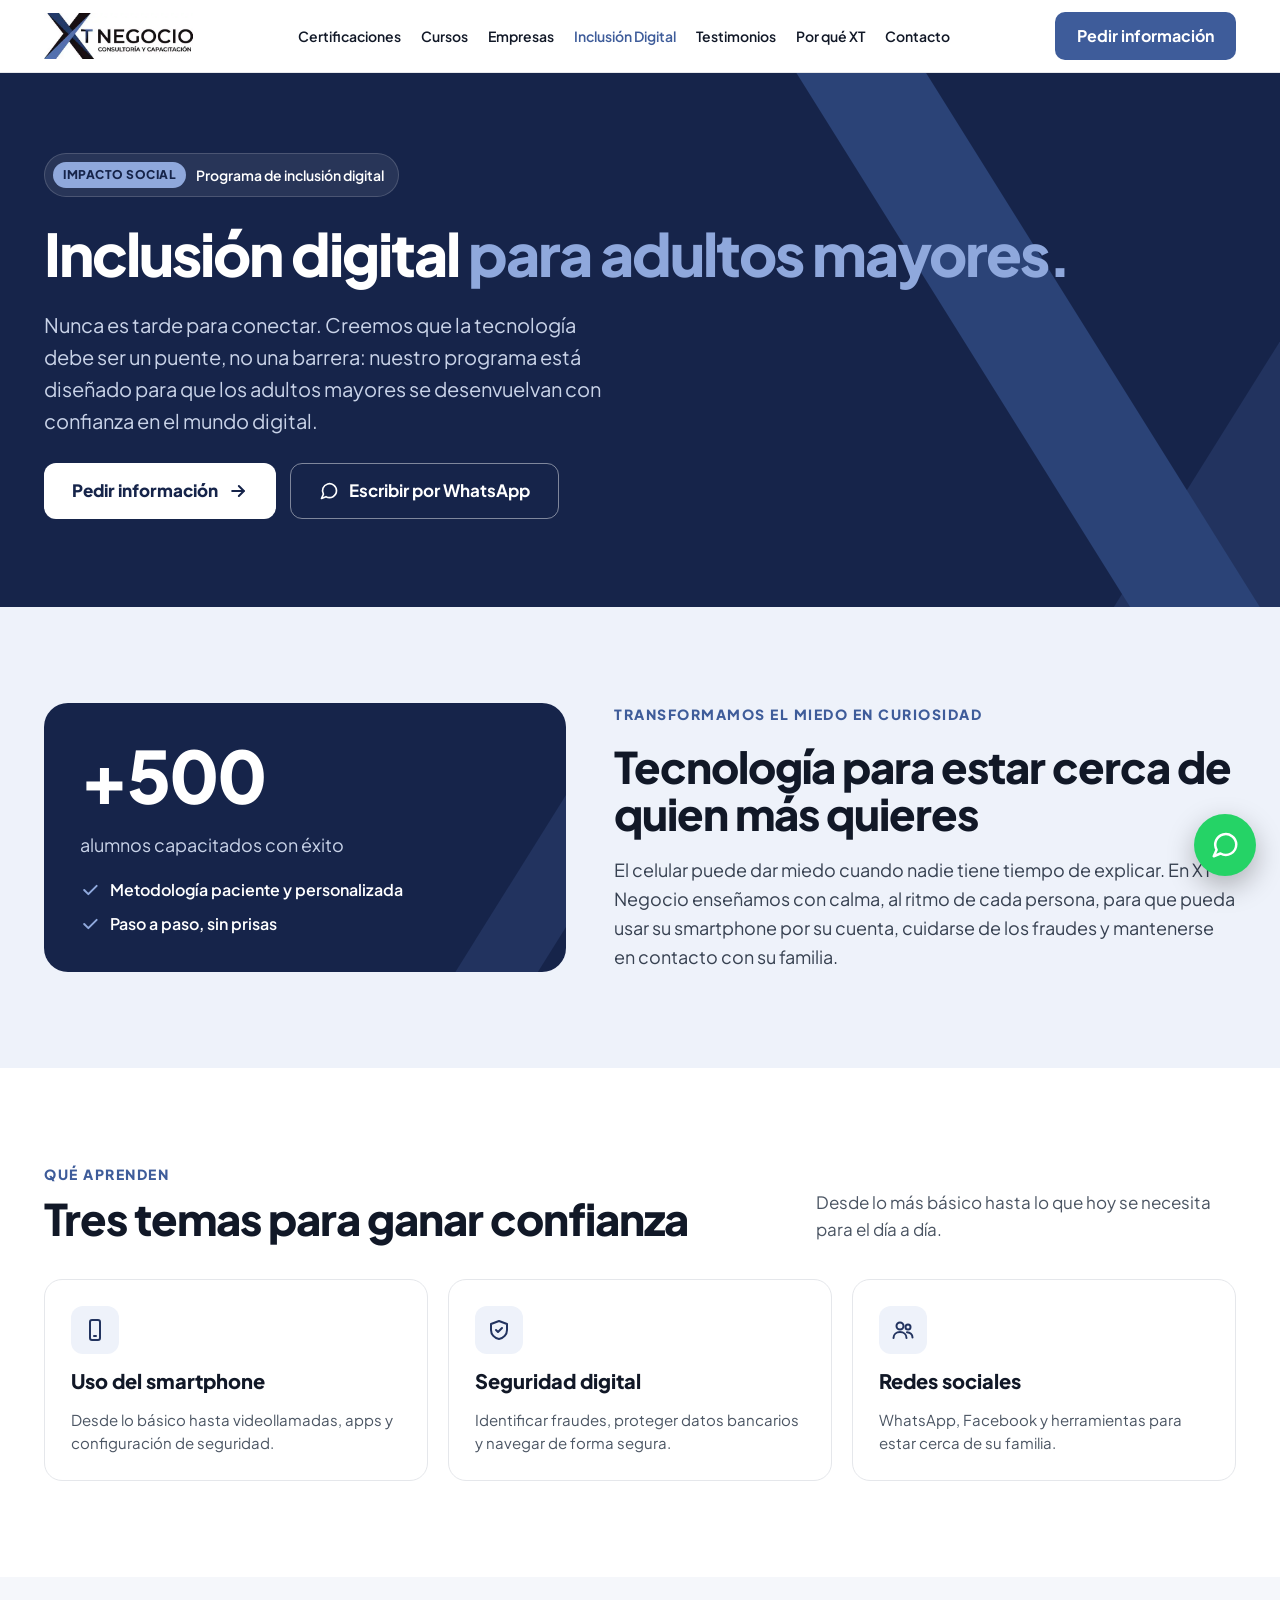
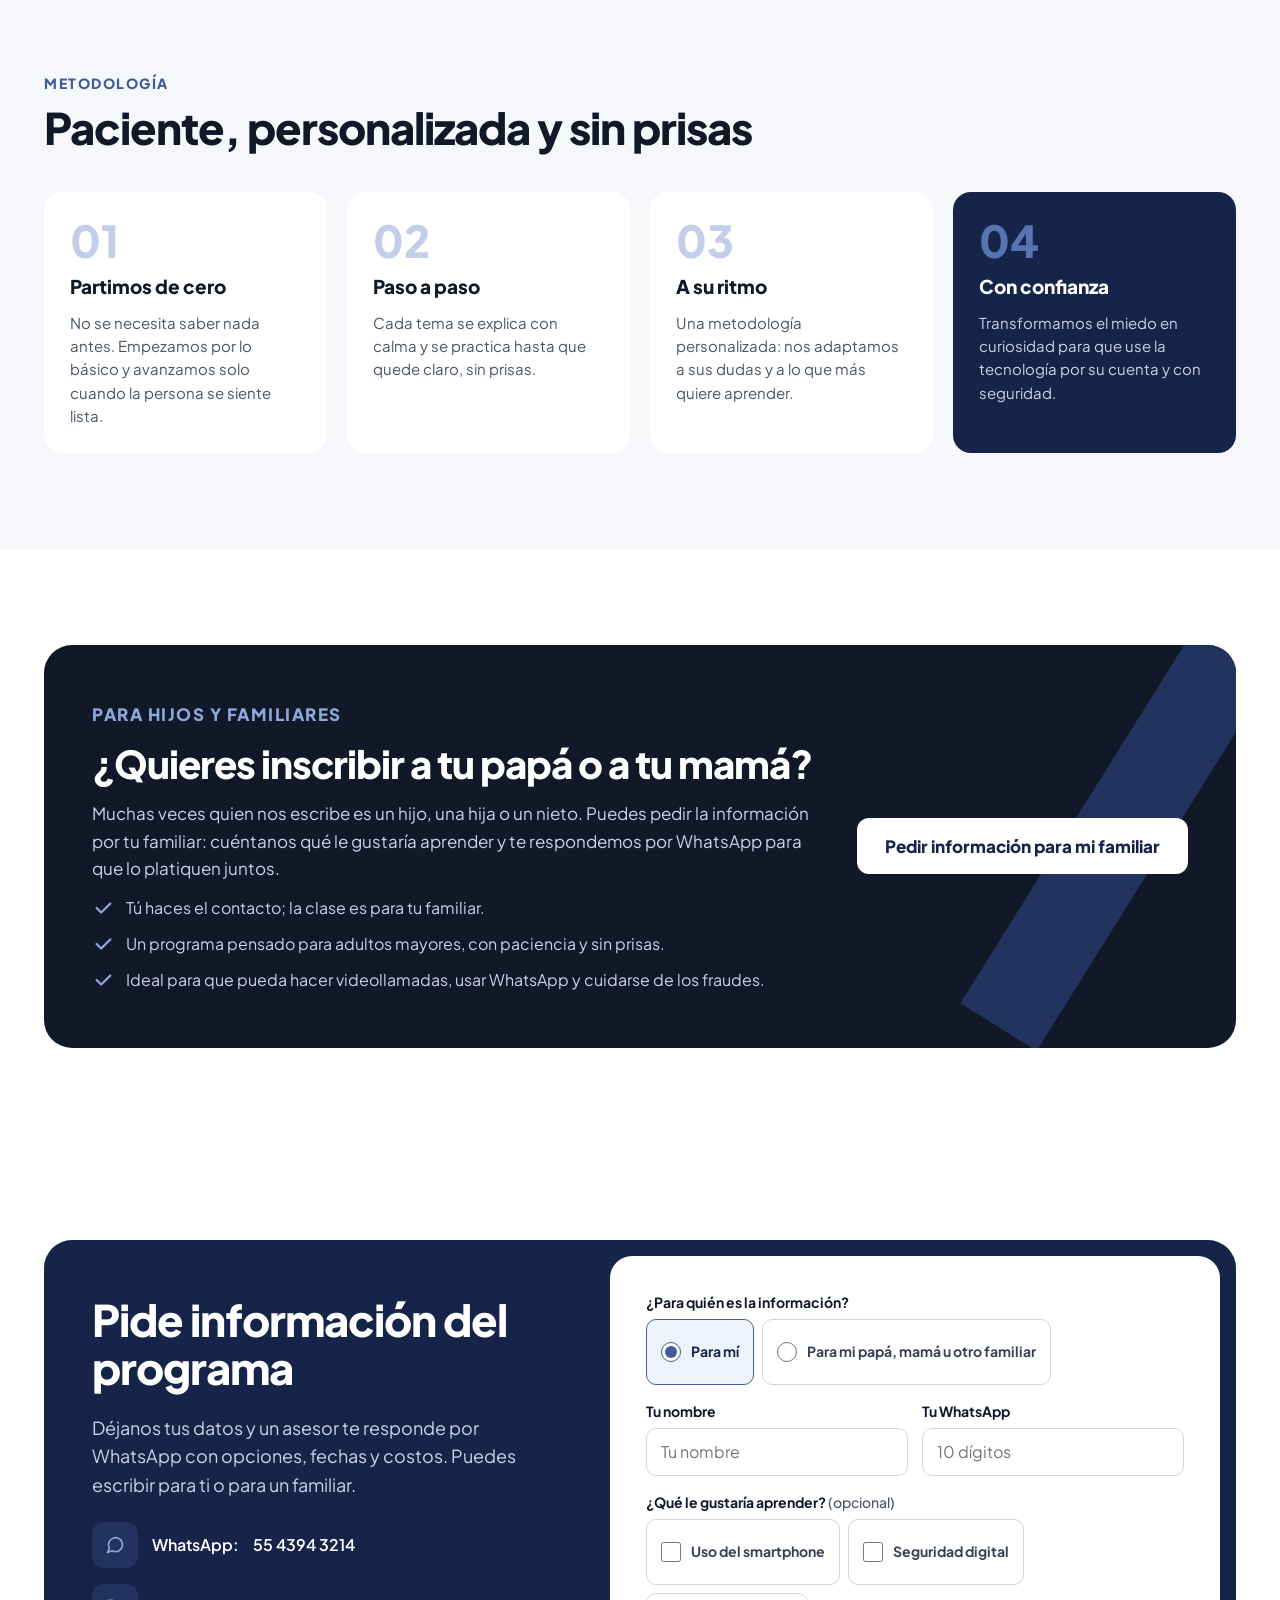
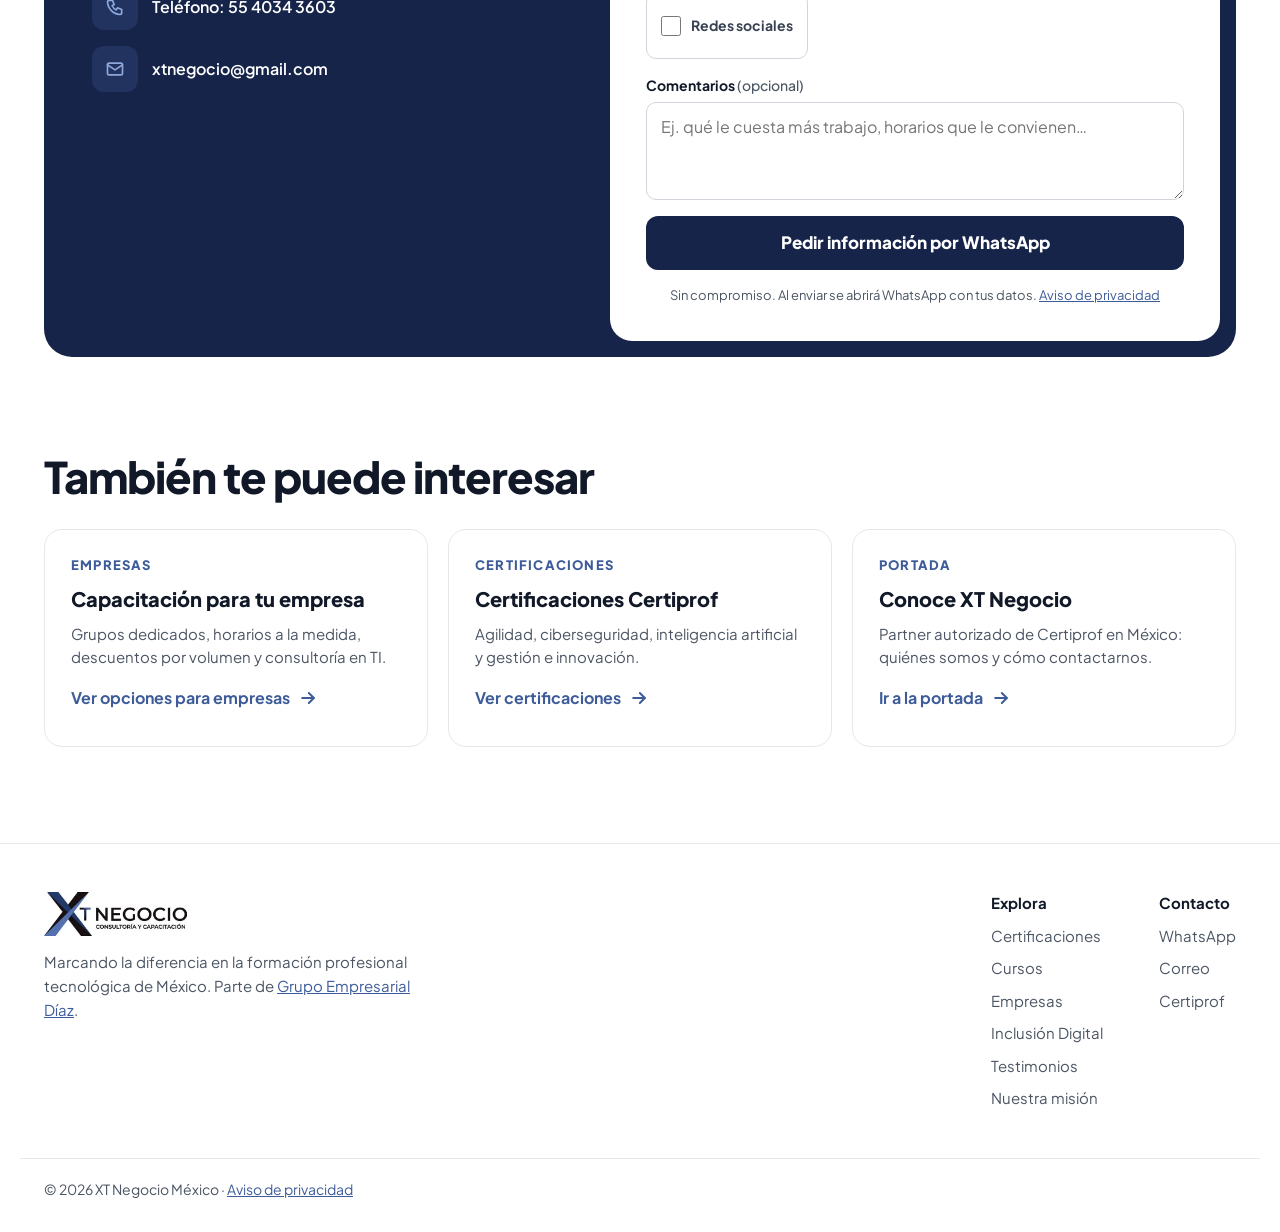
<file: inclusion-digital.html>
<!doctype html>
<html lang="es-MX">
<head>
  <meta charset="utf-8">
  <meta name="viewport" content="width=device-width, initial-scale=1">
  <title>Inclusión digital para adultos mayores: celular, seguridad y redes | XT Negocio</title>
  <meta name="description" content="Programa de inclusión digital para adultos mayores en CDMX: uso del smartphone, seguridad digital y redes sociales con una metodología paciente, paso a paso. Pide información por WhatsApp.">
  <link rel="canonical" href="https://www.xtnegocio.com.mx/inclusion-digital.html">
  <meta name="theme-color" content="#16244A">

  <meta property="og:type" content="website">
  <meta property="og:locale" content="es_MX">
  <meta property="og:site_name" content="XT Negocio">
  <meta property="og:title" content="Inclusión digital para adultos mayores | XT Negocio">
  <meta property="og:description" content="Nunca es tarde para conectar: celular, seguridad digital y redes sociales paso a paso, sin prisas. Más de 500 alumnos capacitados con éxito.">
  <meta property="og:url" content="https://www.xtnegocio.com.mx/inclusion-digital.html">
  <meta property="og:image" content="https://www.xtnegocio.com.mx/img/logo-xtnegocio.png">
  <meta name="twitter:card" content="summary">

  <link rel="icon" href="img/logo-xtnegocio.png">
  <link rel="preconnect" href="https://fonts.googleapis.com">
  <link rel="preconnect" href="https://fonts.gstatic.com" crossorigin>
  <link href="https://fonts.googleapis.com/css2?family=Plus+Jakarta+Sans:wght@400;500;600;700;800&display=swap" rel="stylesheet">
  <link rel="stylesheet" href="css/styles.css?v=20261120a">
</head>
<body>
  <a class="skip-link" href="#contenido">Saltar al contenido</a>

  <header class="site-header">
    <div class="container header-inner">
      <a class="brand" href="./" aria-label="XT Negocio, inicio"><img src="img/logo-xtnegocio.png" alt="XT Negocio — Consultoría y Capacitación" width="474" height="146"></a>
      <nav class="main-nav" id="menu" aria-label="Principal">
        <a href="certificaciones.html">Certificaciones</a>
        <a href="cursos.html">Cursos</a>
        <a href="empresas.html">Empresas</a>
        <a href="inclusion-digital.html" aria-current="page">Inclusión Digital</a>
        <a href="testimonios.html">Testimonios</a>
        <a href="./#ventajas">Por qué XT</a>
        <a href="./#contacto">Contacto</a>
      </nav>
      <div class="header-actions">
        <a class="btn btn-steel" href="#informes">Pedir información</a>
        <button class="menu-toggle" type="button" aria-controls="menu" aria-expanded="false" aria-label="Abrir menú">
          <svg class="icon" viewBox="0 0 24 24" fill="none" stroke="currentColor" stroke-width="2.2" stroke-linecap="round" aria-hidden="true"><path d="M4 7h16M4 12h16M4 17h16"/></svg>
        </button>
      </div>
    </div>
  </header>

  <main id="contenido">
    <!-- HERO -->
    <section class="hero hero-sub">
      <div class="bar bar-a" aria-hidden="true"></div>
      <div class="bar bar-b" aria-hidden="true"></div>
      <div class="container hero-inner">
        <div class="hero-copy">
          <p class="partner"><b>IMPACTO SOCIAL</b> Programa de inclusión digital</p>
          <h1>Inclusión digital <span>para adultos mayores.</span></h1>
          <p class="hero-lead">Nunca es tarde para conectar. Creemos que la tecnología debe ser un puente, no una barrera: nuestro programa está diseñado para que los adultos mayores se desenvuelvan con confianza en el mundo digital.</p>
          <div class="hero-ctas">
            <a class="btn btn-white btn-lg" href="#informes">
              Pedir información
              <svg class="icon" viewBox="0 0 24 24" fill="none" stroke="currentColor" stroke-width="2.4" stroke-linecap="round" stroke-linejoin="round" aria-hidden="true"><path d="M5 12h14"/><path d="m13 6 6 6-6 6"/></svg>
            </a>
            <a class="btn btn-ghost-light btn-lg js-wa" href="#" data-msg="Hola XT Negocio, quiero información del programa de Inclusión Digital.">
              <svg class="icon" viewBox="0 0 24 24" fill="none" stroke="currentColor" stroke-width="2" stroke-linecap="round" stroke-linejoin="round" aria-hidden="true"><path d="M21 11.5a8.4 8.4 0 0 1-12.6 7.3L3 21l2.3-5.2A8.4 8.4 0 1 1 21 11.5z"/></svg>
              Escribir por WhatsApp
            </a>
          </div>
        </div>
      </div>
    </section>

    <!-- IMPACTO -->
    <section class="section inclusion">
      <div class="container inclusion-inner">
        <div class="inclusion-visual">
          <div class="bar bar-a" aria-hidden="true"></div>
          <strong>+500</strong>
          <span>alumnos capacitados con éxito</span>
          <ul>
            <li><svg class="icon" viewBox="0 0 24 24" fill="none" stroke="currentColor" stroke-width="2.4" stroke-linecap="round" stroke-linejoin="round" aria-hidden="true"><path d="m5 12 5 5L20 7"/></svg>Metodología paciente y personalizada</li>
            <li><svg class="icon" viewBox="0 0 24 24" fill="none" stroke="currentColor" stroke-width="2.4" stroke-linecap="round" stroke-linejoin="round" aria-hidden="true"><path d="m5 12 5 5L20 7"/></svg>Paso a paso, sin prisas</li>
          </ul>
        </div>
        <div class="inclusion-copy">
          <p class="eyebrow" style="margin:0">Transformamos el miedo en curiosidad</p>
          <h2 class="h2">Tecnología para estar cerca de quien más quieres</h2>
          <p class="lead">El celular puede dar miedo cuando nadie tiene tiempo de explicar. En XT Negocio enseñamos con calma, al ritmo de cada persona, para que pueda usar su smartphone por su cuenta, cuidarse de los fraudes y mantenerse en contacto con su familia.</p>
        </div>
      </div>
    </section>

    <!-- QUÉ APRENDEN -->
    <section class="section" id="temas">
      <div class="container">
        <div class="section-head">
          <div>
            <p class="eyebrow">Qué aprenden</p>
            <h2 class="h2">Tres temas para ganar confianza</h2>
          </div>
          <p class="lead">Desde lo más básico hasta lo que hoy se necesita para el día a día.</p>
        </div>
        <div class="areas inc-topics">
          <article class="area">
            <span class="area-icon"><svg width="24" height="24" viewBox="0 0 24 24" fill="none" stroke="currentColor" stroke-width="2" stroke-linecap="round" stroke-linejoin="round" aria-hidden="true"><rect x="7" y="2" width="10" height="20" rx="2"/><path d="M11 18h2"/></svg></span>
            <h3>Uso del smartphone</h3>
            <p>Desde lo básico hasta videollamadas, apps y configuración de seguridad.</p>
          </article>
          <article class="area">
            <span class="area-icon"><svg width="24" height="24" viewBox="0 0 24 24" fill="none" stroke="currentColor" stroke-width="2" stroke-linecap="round" stroke-linejoin="round" aria-hidden="true"><path d="M12 3 4 6v6c0 4.5 3.4 8.3 8 9 4.6-.7 8-4.5 8-9V6z"/><path d="m9 12 2 2 4-4"/></svg></span>
            <h3>Seguridad digital</h3>
            <p>Identificar fraudes, proteger datos bancarios y navegar de forma segura.</p>
          </article>
          <article class="area">
            <span class="area-icon"><svg width="24" height="24" viewBox="0 0 24 24" fill="none" stroke="currentColor" stroke-width="2" stroke-linecap="round" stroke-linejoin="round" aria-hidden="true"><circle cx="9" cy="8" r="3.5"/><path d="M2.5 20c0-3.6 2.9-6 6.5-6s6.5 2.4 6.5 6"/><circle cx="17" cy="9" r="2.5"/><path d="M16 14.2c3 .2 5.5 2.3 5.5 5.3"/></svg></span>
            <h3>Redes sociales</h3>
            <p>WhatsApp, Facebook y herramientas para estar cerca de su familia.</p>
          </article>
        </div>
      </div>
    </section>

    <!-- METODOLOGÍA -->
    <section class="section process-section" id="metodologia">
      <div class="container">
        <p class="eyebrow">Metodología</p>
        <h2 class="h2" style="margin-bottom:40px">Paciente, personalizada y sin prisas</h2>
        <ol class="steps">
          <li class="step"><span class="step-num" aria-hidden="true">01</span><h3>Partimos de cero</h3><p>No se necesita saber nada antes. Empezamos por lo básico y avanzamos solo cuando la persona se siente lista.</p></li>
          <li class="step"><span class="step-num" aria-hidden="true">02</span><h3>Paso a paso</h3><p>Cada tema se explica con calma y se practica hasta que quede claro, sin prisas.</p></li>
          <li class="step"><span class="step-num" aria-hidden="true">03</span><h3>A su ritmo</h3><p>Una metodología personalizada: nos adaptamos a sus dudas y a lo que más quiere aprender.</p></li>
          <li class="step last"><span class="step-num" aria-hidden="true">04</span><h3>Con confianza</h3><p>Transformamos el miedo en curiosidad para que use la tecnología por su cuenta y con seguridad.</p></li>
        </ol>
      </div>
    </section>

    <!-- PARA FAMILIAS -->
    <section class="section" id="familias">
      <div class="container">
        <div class="business inc-family">
          <div class="bar bar-a" aria-hidden="true"></div>
          <div class="business-copy">
            <p class="eyebrow">Para hijos y familiares</p>
            <h2>¿Quieres inscribir a tu papá o a tu mamá?</h2>
            <p>Muchas veces quien nos escribe es un hijo, una hija o un nieto. Puedes pedir la información por tu familiar: cuéntanos qué le gustaría aprender y te respondemos por WhatsApp para que lo platiquen juntos.</p>
            <ul class="checks inc-family-checks">
              <li><svg width="22" height="22" viewBox="0 0 24 24" fill="none" stroke="currentColor" stroke-width="2.4" stroke-linecap="round" stroke-linejoin="round" aria-hidden="true"><path d="m5 12 5 5L20 7"/></svg><span>Tú haces el contacto; la clase es para tu familiar.</span></li>
              <li><svg width="22" height="22" viewBox="0 0 24 24" fill="none" stroke="currentColor" stroke-width="2.4" stroke-linecap="round" stroke-linejoin="round" aria-hidden="true"><path d="m5 12 5 5L20 7"/></svg><span>Un programa pensado para adultos mayores, con paciencia y sin prisas.</span></li>
              <li><svg width="22" height="22" viewBox="0 0 24 24" fill="none" stroke="currentColor" stroke-width="2.4" stroke-linecap="round" stroke-linejoin="round" aria-hidden="true"><path d="m5 12 5 5L20 7"/></svg><span>Ideal para que pueda hacer videollamadas, usar WhatsApp y cuidarse de los fraudes.</span></li>
            </ul>
          </div>
          <div class="business-actions">
            <a class="btn btn-white btn-lg" href="#informes">Pedir información para mi familiar</a>
          </div>
        </div>
      </div>
    </section>

    <!-- INFORMES -->
    <section class="contact" id="informes">
      <div class="container">
        <div class="contact-card">
          <div class="contact-copy">
            <h2 class="h2">Pide información del programa</h2>
            <p class="lead">Déjanos tus datos y un asesor te responde por WhatsApp con opciones, fechas y costos. Puedes escribir para ti o para un familiar.</p>
            <ul class="contact-list">
              <li><a class="js-wa" href="#" data-msg="Hola XT Negocio, quiero información del programa de Inclusión Digital."><span class="contact-icon"><svg class="icon" viewBox="0 0 24 24" fill="none" stroke="currentColor" stroke-width="2" stroke-linecap="round" stroke-linejoin="round" aria-hidden="true"><path d="M21 11.5a8.4 8.4 0 0 1-12.6 7.3L3 21l2.3-5.2A8.4 8.4 0 1 1 21 11.5z"/></svg></span>WhatsApp: <span class="js-wa-label">55 4394 3214</span></a></li>
              <li><a href="tel:+525540343603"><span class="contact-icon"><svg class="icon" viewBox="0 0 24 24" fill="none" stroke="currentColor" stroke-width="2" stroke-linecap="round" stroke-linejoin="round" aria-hidden="true"><path d="M5 4h4l2 5-2.5 1.5a11 11 0 0 0 5 5L15 13l5 2v4a2 2 0 0 1-2 2A16 16 0 0 1 3 6a2 2 0 0 1 2-2"/></svg></span>Teléfono: 55 4034 3603</a></li>
              <li><a href="mailto:xtnegocio@gmail.com"><span class="contact-icon"><svg class="icon" viewBox="0 0 24 24" fill="none" stroke="currentColor" stroke-width="2" stroke-linecap="round" stroke-linejoin="round" aria-hidden="true"><rect x="3" y="5" width="18" height="14" rx="2"/><path d="m3 7 9 6 9-6"/></svg></span>xtnegocio@gmail.com</a></li>
            </ul>
          </div>

          <form class="form" id="inc-form" novalidate>
            <div class="form-fields" id="inc-fields">
              <fieldset class="field inc-fieldset">
                <legend>¿Para quién es la información?</legend>
                <div class="inc-options">
                  <label class="inc-option"><input type="radio" name="para" value="Para mí" checked> Para mí</label>
                  <label class="inc-option"><input type="radio" name="para" value="Para un familiar"> Para mi papá, mamá u otro familiar</label>
                </div>
              </fieldset>
              <div class="field-row">
                <div class="field">
                  <label for="inc-nombre">Tu nombre</label>
                  <input id="inc-nombre" name="nombre" type="text" autocomplete="name" placeholder="Tu nombre" required>
                </div>
                <div class="field">
                  <label for="inc-whatsapp">Tu WhatsApp</label>
                  <input id="inc-whatsapp" name="whatsapp" type="tel" inputmode="numeric" autocomplete="tel" placeholder="10 dígitos" required>
                </div>
              </div>
              <div class="field" id="inc-familiar-field" hidden>
                <label for="inc-familiar">Nombre de tu familiar <small>(opcional)</small></label>
                <input id="inc-familiar" name="familiar" type="text" autocomplete="off" placeholder="Ej. mi mamá, Rosa">
              </div>
              <fieldset class="field inc-fieldset">
                <legend>¿Qué le gustaría aprender? <small>(opcional)</small></legend>
                <div class="inc-options">
                  <label class="inc-option"><input type="checkbox" name="tema" value="Uso del smartphone"> Uso del smartphone</label>
                  <label class="inc-option"><input type="checkbox" name="tema" value="Seguridad digital"> Seguridad digital</label>
                  <label class="inc-option"><input type="checkbox" name="tema" value="Redes sociales"> Redes sociales</label>
                </div>
              </fieldset>
              <div class="field">
                <label for="inc-mensaje">Comentarios <small>(opcional)</small></label>
                <textarea id="inc-mensaje" name="mensaje" rows="3" placeholder="Ej. qué le cuesta más trabajo, horarios que le convienen…"></textarea>
              </div>
              <p class="form-error" id="inc-error" role="alert" hidden>Escribe tu nombre y un WhatsApp de 10 dígitos.</p>
              <button class="btn btn-navy" type="submit">Pedir información por WhatsApp</button>
              <p class="form-note">Sin compromiso. Al enviar se abrirá WhatsApp con tus datos. <a href="aviso-de-privacidad.html">Aviso de privacidad</a></p>
            </div>
            <div class="form-success" id="inc-success" hidden>
              <span class="success-icon"><svg width="36" height="36" viewBox="0 0 24 24" fill="none" stroke="currentColor" stroke-width="2.5" stroke-linecap="round" stroke-linejoin="round" aria-hidden="true"><path d="m5 12 5 5L20 7"/></svg></span>
              <h3>¡Solo envía el mensaje!</h3>
              <p class="lead">Abrimos WhatsApp con tus datos. Si no se abrió, <a href="#" id="inc-retry" target="_blank" rel="noopener">toca aquí</a>.</p>
            </div>
          </form>
        </div>
      </div>
    </section>

    <!-- TAMBIÉN TE PUEDE INTERESAR -->
    <section class="section related" aria-labelledby="related-title">
      <div class="container">
        <h2 class="h2" id="related-title">También te puede interesar</h2>
        <ul class="related-grid">
          <li>
            <a class="related-card" href="empresas.html">
              <span class="related-kicker">Empresas</span>
              <strong>Capacitación para tu empresa</strong>
              <span class="related-text">Grupos dedicados, horarios a la medida, descuentos por volumen y consultoría en TI.</span>
              <span class="related-go">Ver opciones para empresas <svg class="icon" viewBox="0 0 24 24" fill="none" stroke="currentColor" stroke-width="2.4" stroke-linecap="round" stroke-linejoin="round" aria-hidden="true"><path d="M5 12h14"/><path d="m13 6 6 6-6 6"/></svg></span>
            </a>
          </li>
          <li>
            <a class="related-card" href="certificaciones.html">
              <span class="related-kicker">Certificaciones</span>
              <strong>Certificaciones Certiprof</strong>
              <span class="related-text">Agilidad, ciberseguridad, inteligencia artificial y gestión e innovación.</span>
              <span class="related-go">Ver certificaciones <svg class="icon" viewBox="0 0 24 24" fill="none" stroke="currentColor" stroke-width="2.4" stroke-linecap="round" stroke-linejoin="round" aria-hidden="true"><path d="M5 12h14"/><path d="m13 6 6 6-6 6"/></svg></span>
            </a>
          </li>
          <li>
            <a class="related-card" href="./">
              <span class="related-kicker">Portada</span>
              <strong>Conoce XT Negocio</strong>
              <span class="related-text">Partner autorizado de Certiprof en México: quiénes somos y cómo contactarnos.</span>
              <span class="related-go">Ir a la portada <svg class="icon" viewBox="0 0 24 24" fill="none" stroke="currentColor" stroke-width="2.4" stroke-linecap="round" stroke-linejoin="round" aria-hidden="true"><path d="M5 12h14"/><path d="m13 6 6 6-6 6"/></svg></span>
            </a>
          </li>
        </ul>
      </div>
    </section>
  </main>

  <footer class="site-footer">
    <div class="container footer-inner">
      <div class="footer-brand">
        <img src="img/logo-xtnegocio.png" alt="XT Negocio" width="474" height="146" loading="lazy">
        <p>Marcando la diferencia en la formación profesional tecnológica de México. Parte de <a href="https://grupoempresarialdiaz.com.mx/">Grupo Empresarial Díaz</a>.</p>
      </div>
      <nav class="footer-nav" aria-label="Pie de página">
        <div>
          <strong>Explora</strong>
          <a href="certificaciones.html">Certificaciones</a>
          <a href="cursos.html">Cursos</a>
          <a href="empresas.html">Empresas</a>
          <a href="inclusion-digital.html">Inclusión Digital</a>
          <a href="testimonios.html">Testimonios</a>
          <a href="./#ventajas">Nuestra misión</a>
        </div>
        <div>
          <strong>Contacto</strong>
          <a class="js-wa" href="#" data-msg="Hola XT Negocio, quiero hablar con un asesor.">WhatsApp</a>
          <a href="mailto:xtnegocio@gmail.com">Correo</a>
          <a href="https://certiprof.com" target="_blank" rel="noopener">Certiprof</a>
        </div>
      </nav>
    </div>
    <div class="container footer-bottom">© <span id="year">2026</span> XT Negocio México · <a href="aviso-de-privacidad.html">Aviso de privacidad</a></div>
  </footer>

  <a class="wa-float js-wa" href="#" data-msg="Hola XT Negocio, quiero información del programa de Inclusión Digital." aria-label="Escríbenos por WhatsApp">
    <svg width="30" height="30" viewBox="0 0 24 24" fill="none" stroke="currentColor" stroke-width="2" stroke-linecap="round" stroke-linejoin="round" aria-hidden="true"><path d="M21 11.5a8.4 8.4 0 0 1-12.6 7.3L3 21l2.3-5.2A8.4 8.4 0 1 1 21 11.5z"/></svg>
  </a>
  <div class="mobile-bar">
    <a class="mb-wa js-wa" href="#" data-msg="Hola XT Negocio, quiero información del programa de Inclusión Digital.">
      <svg class="icon" viewBox="0 0 24 24" fill="none" stroke="currentColor" stroke-width="2.2" stroke-linecap="round" stroke-linejoin="round" aria-hidden="true"><path d="M21 11.5a8.4 8.4 0 0 1-12.6 7.3L3 21l2.3-5.2A8.4 8.4 0 1 1 21 11.5z"/></svg>WhatsApp
    </a>
    <a class="mb-cta" href="#informes">Pedir información</a>
  </div>

  <script src="js/config.js"></script>
  <script src="js/main.js?v=20261120a"></script>
</body>
</html>
</file>
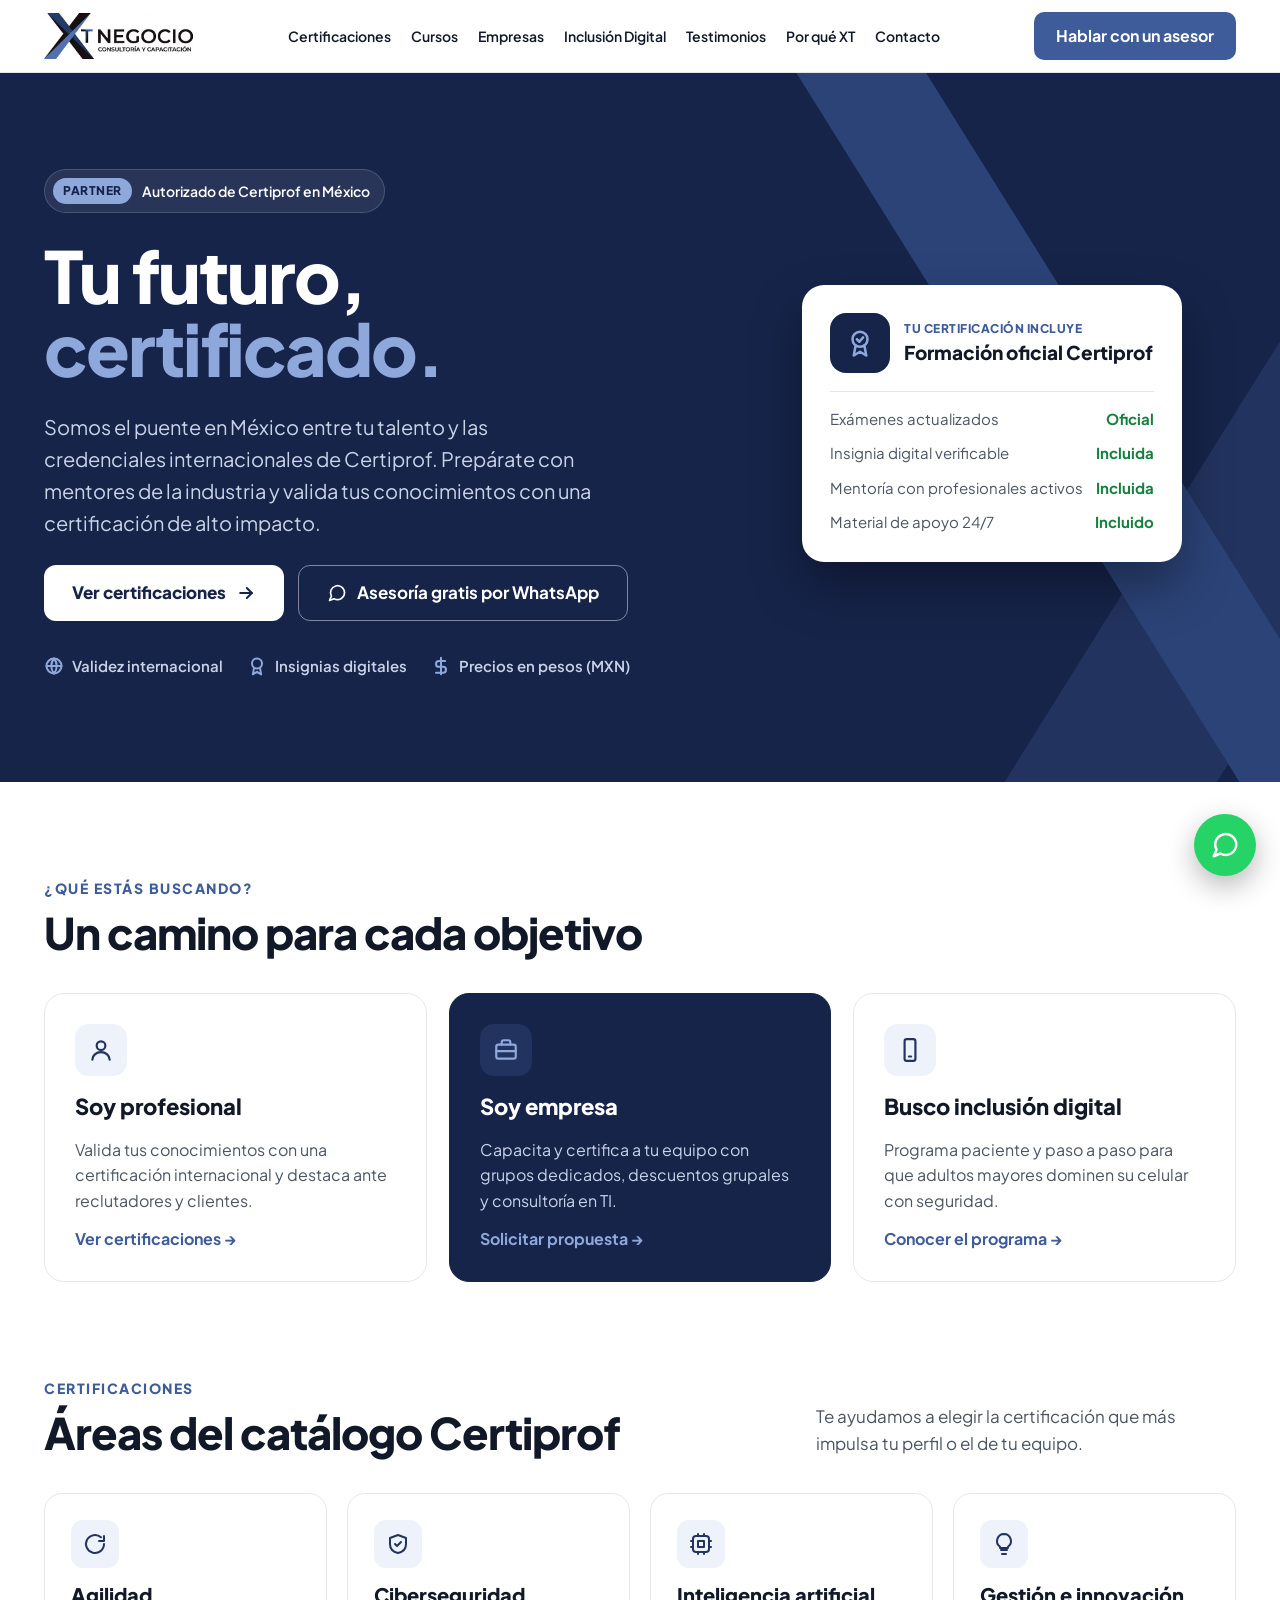
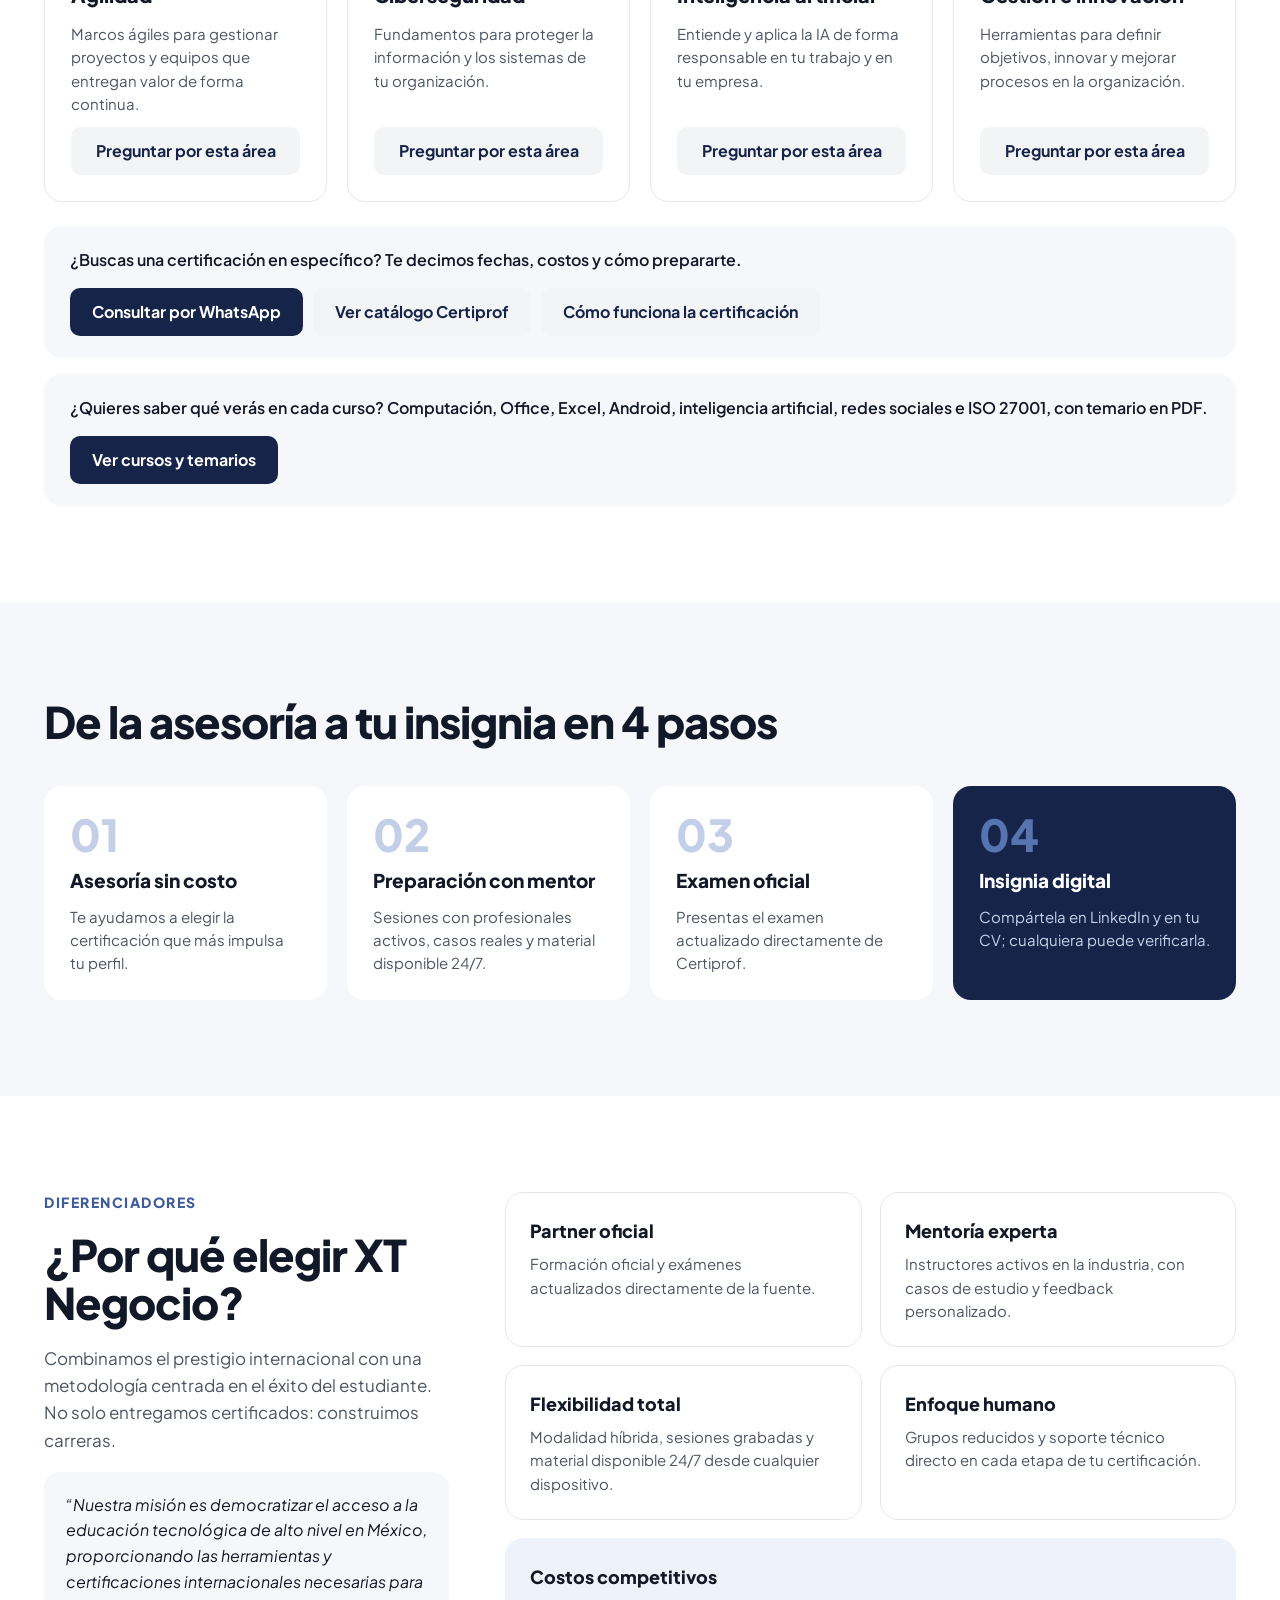
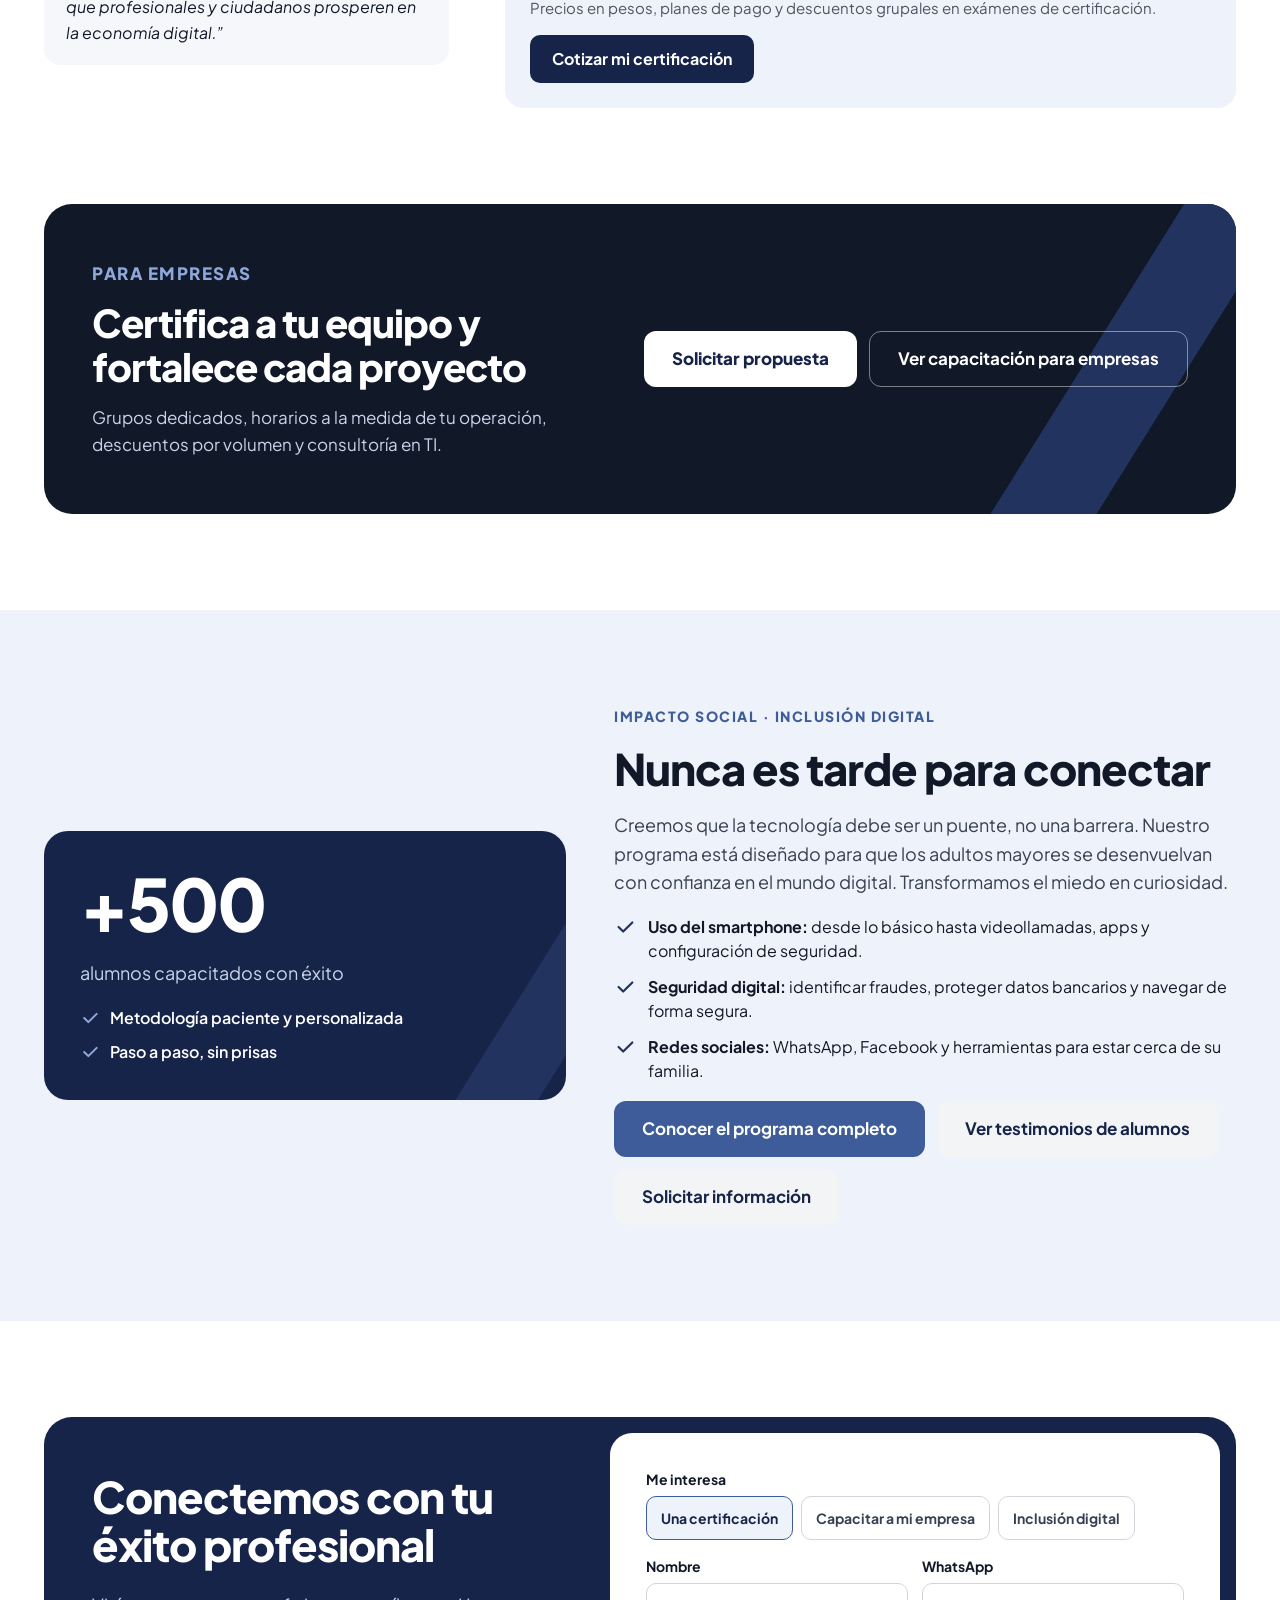
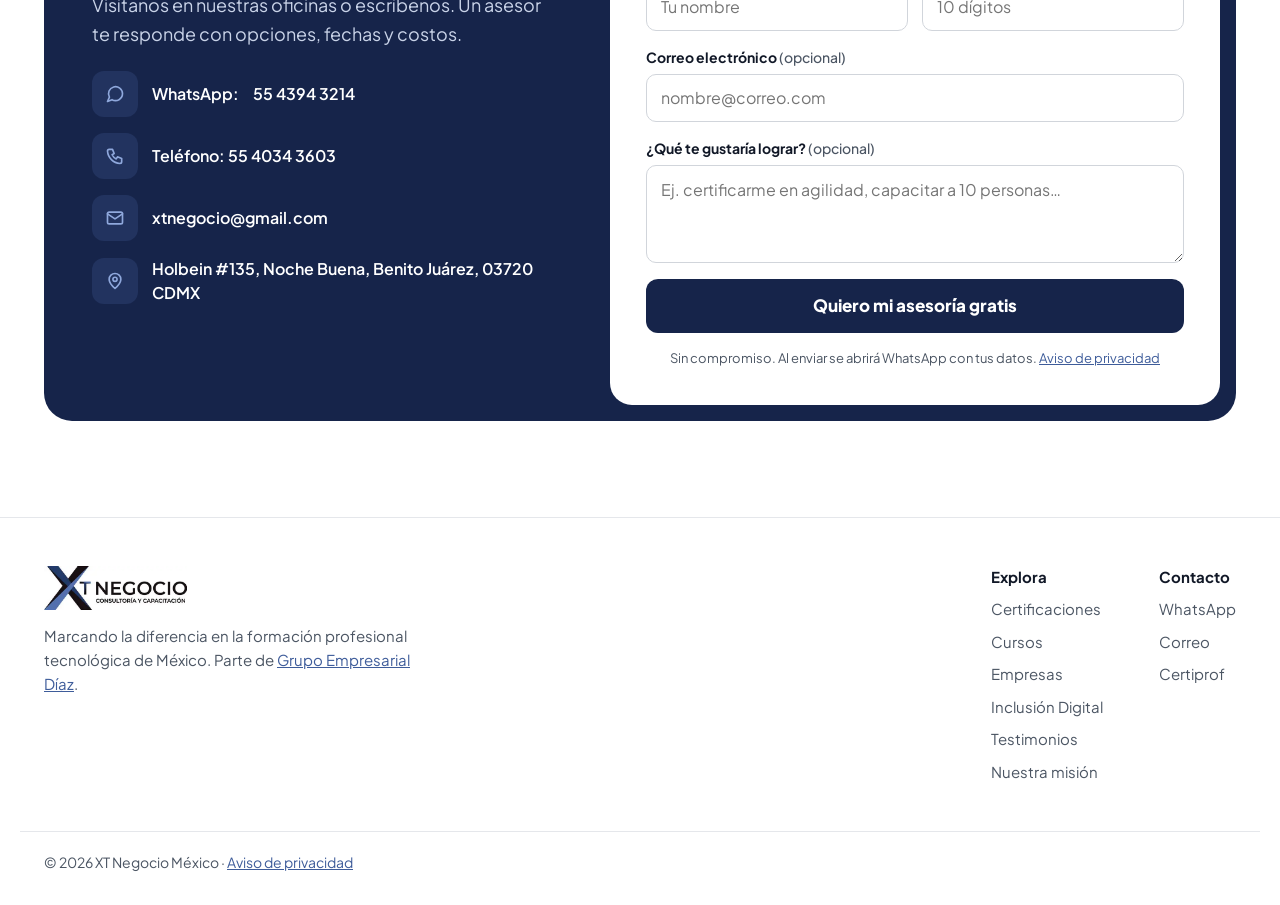
<file: mision.html>
<!doctype html>
<html lang="es-MX">
<head>
  <meta charset="utf-8">
  <meta name="viewport" content="width=device-width, initial-scale=1">
  <title>Nuestra Misión | XT Negocio</title>
  <link rel="canonical" href="https://www.xtnegocio.com.mx/#ventajas">
  <meta name="robots" content="noindex, follow">
  <meta http-equiv="refresh" content="0; url=./#ventajas">
  <script>location.replace('./#ventajas');</script>
</head>
<body>
  <p>Esta página se movió. <a href="./#ventajas">Ir a Nuestra Misión</a>.</p>
</body>
</html>
</file>
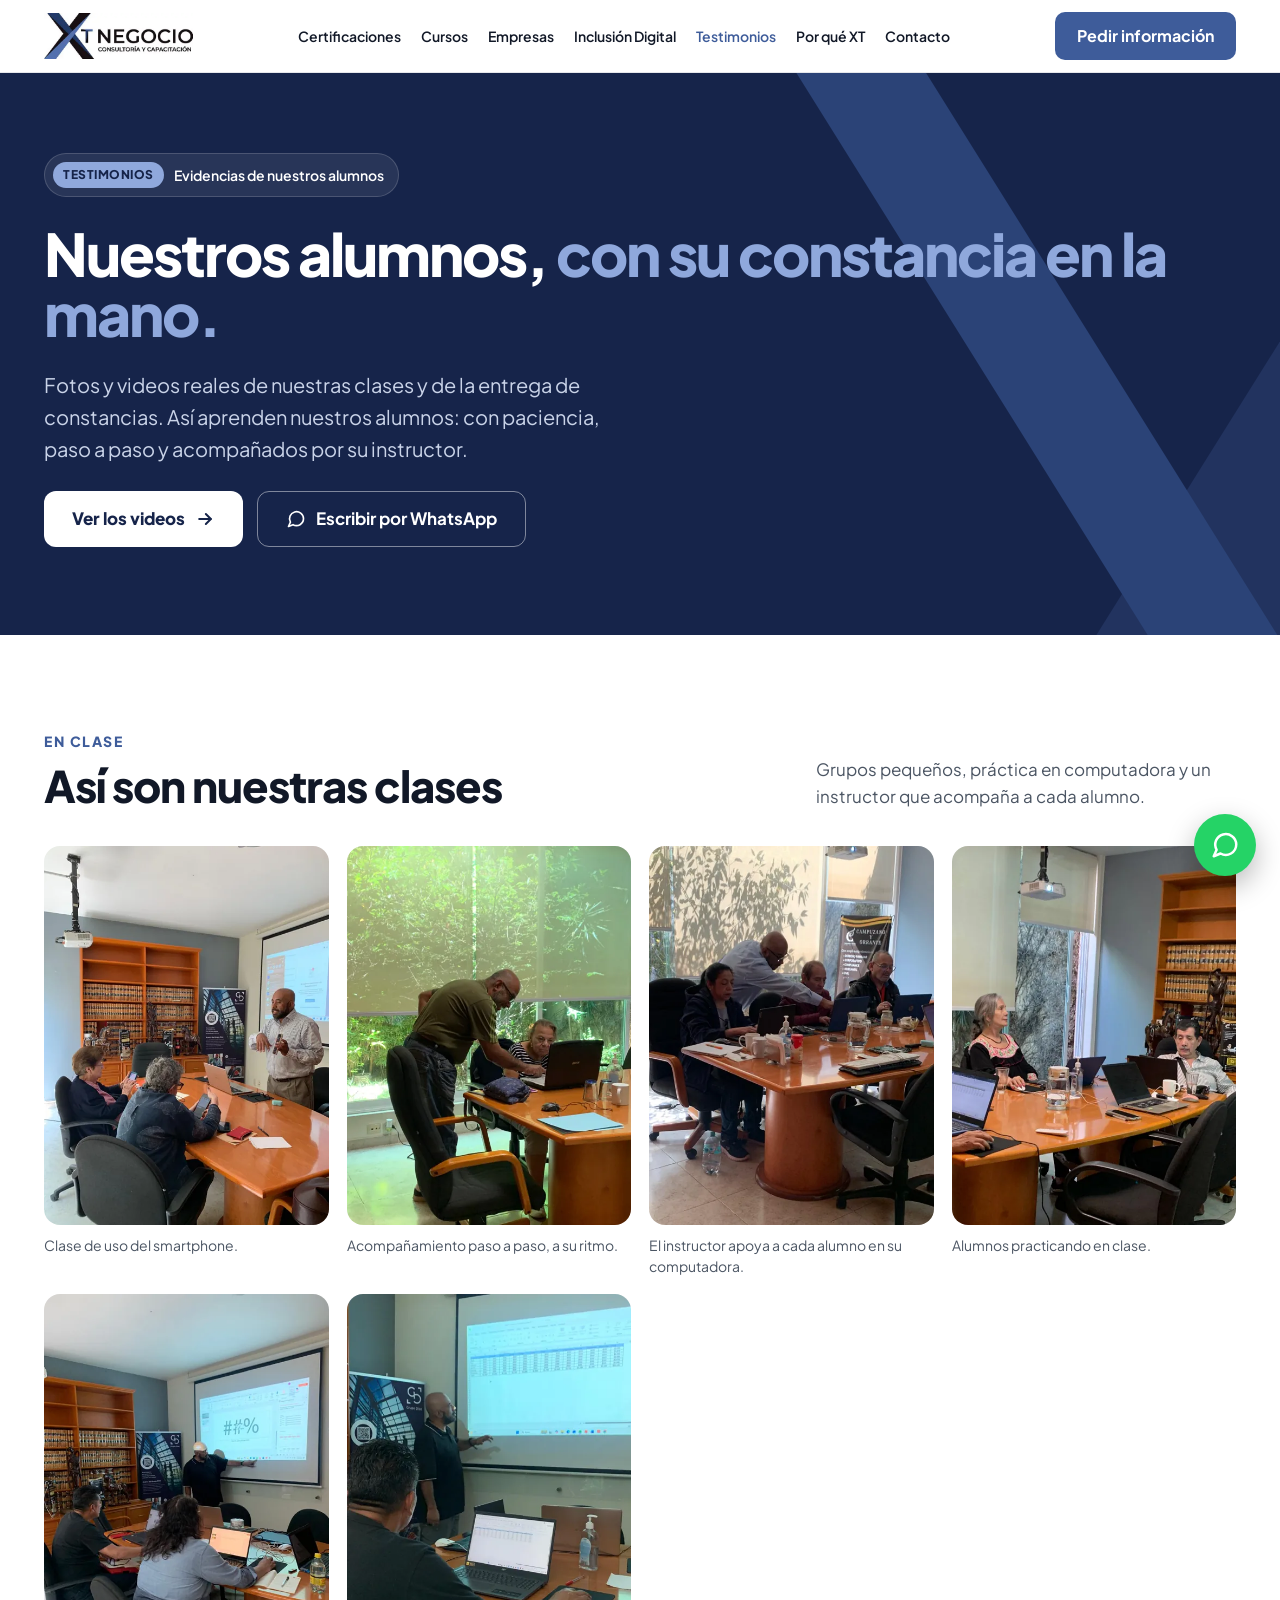
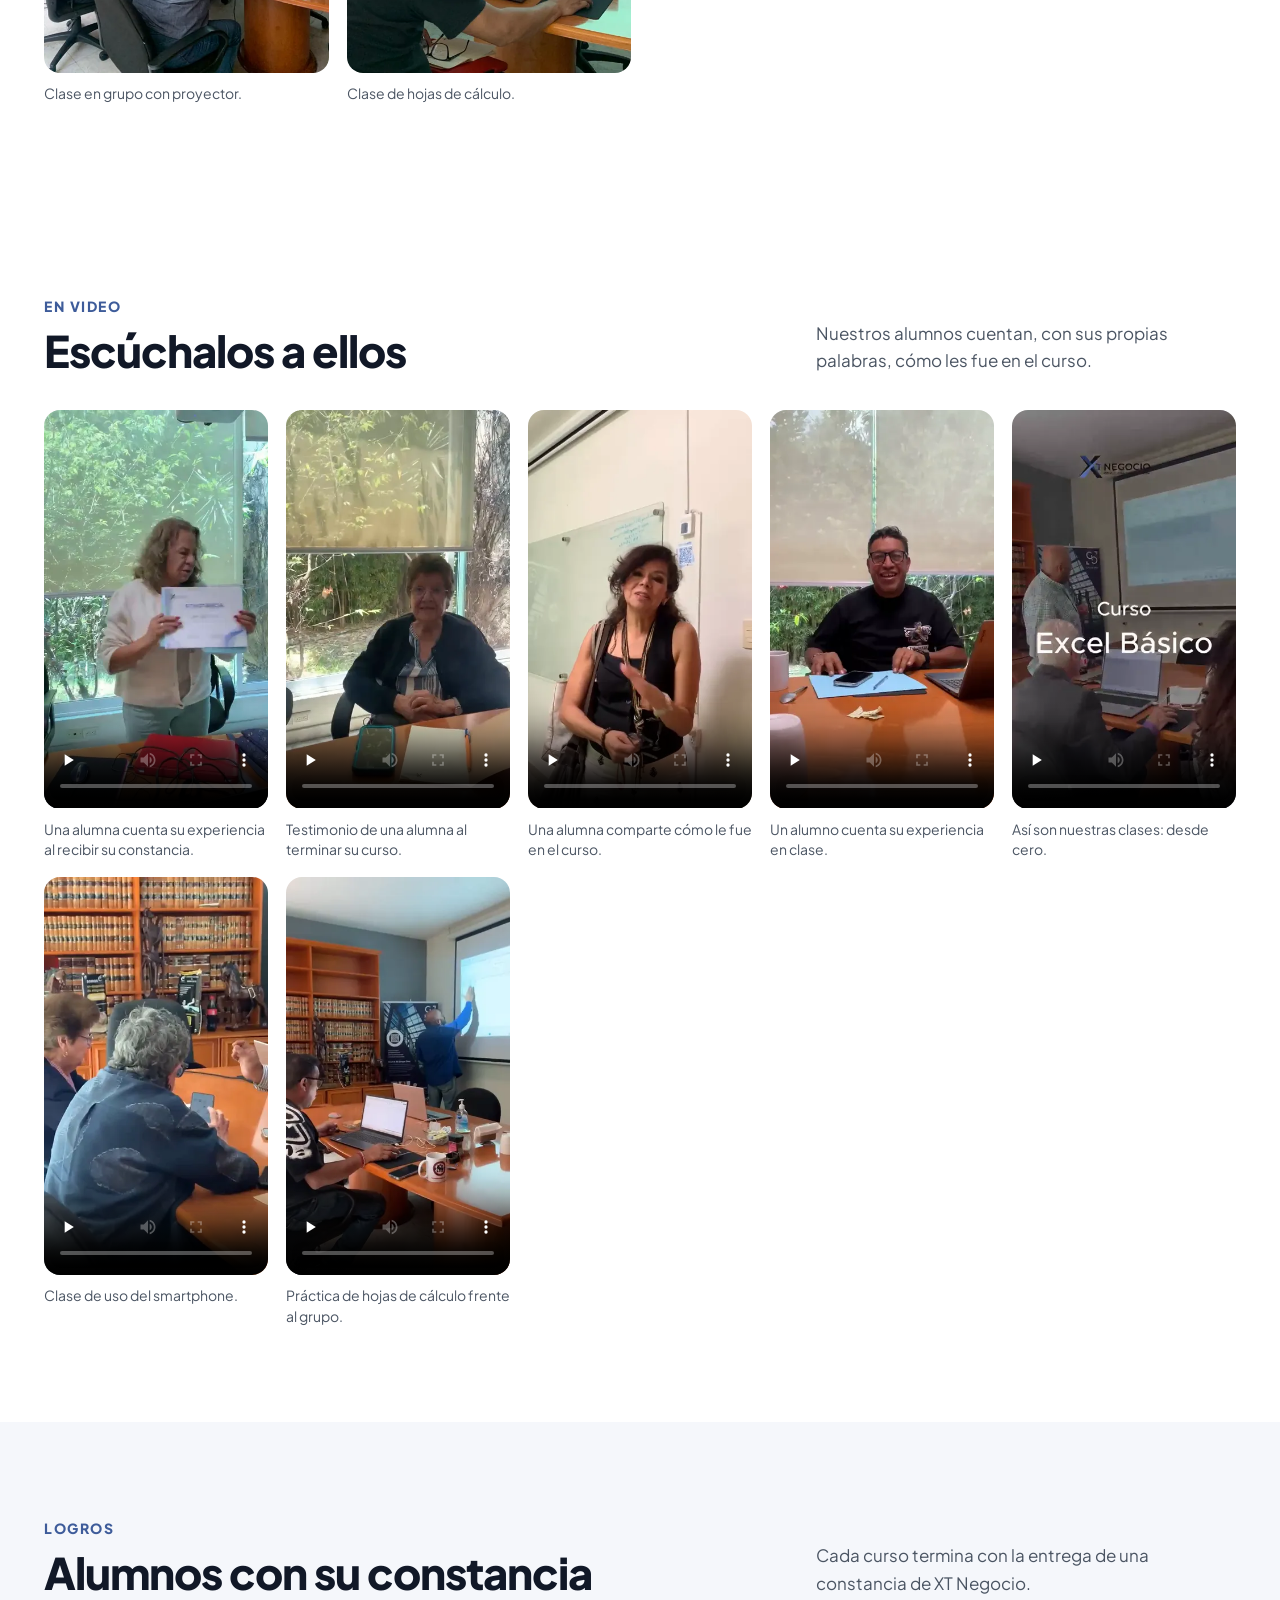
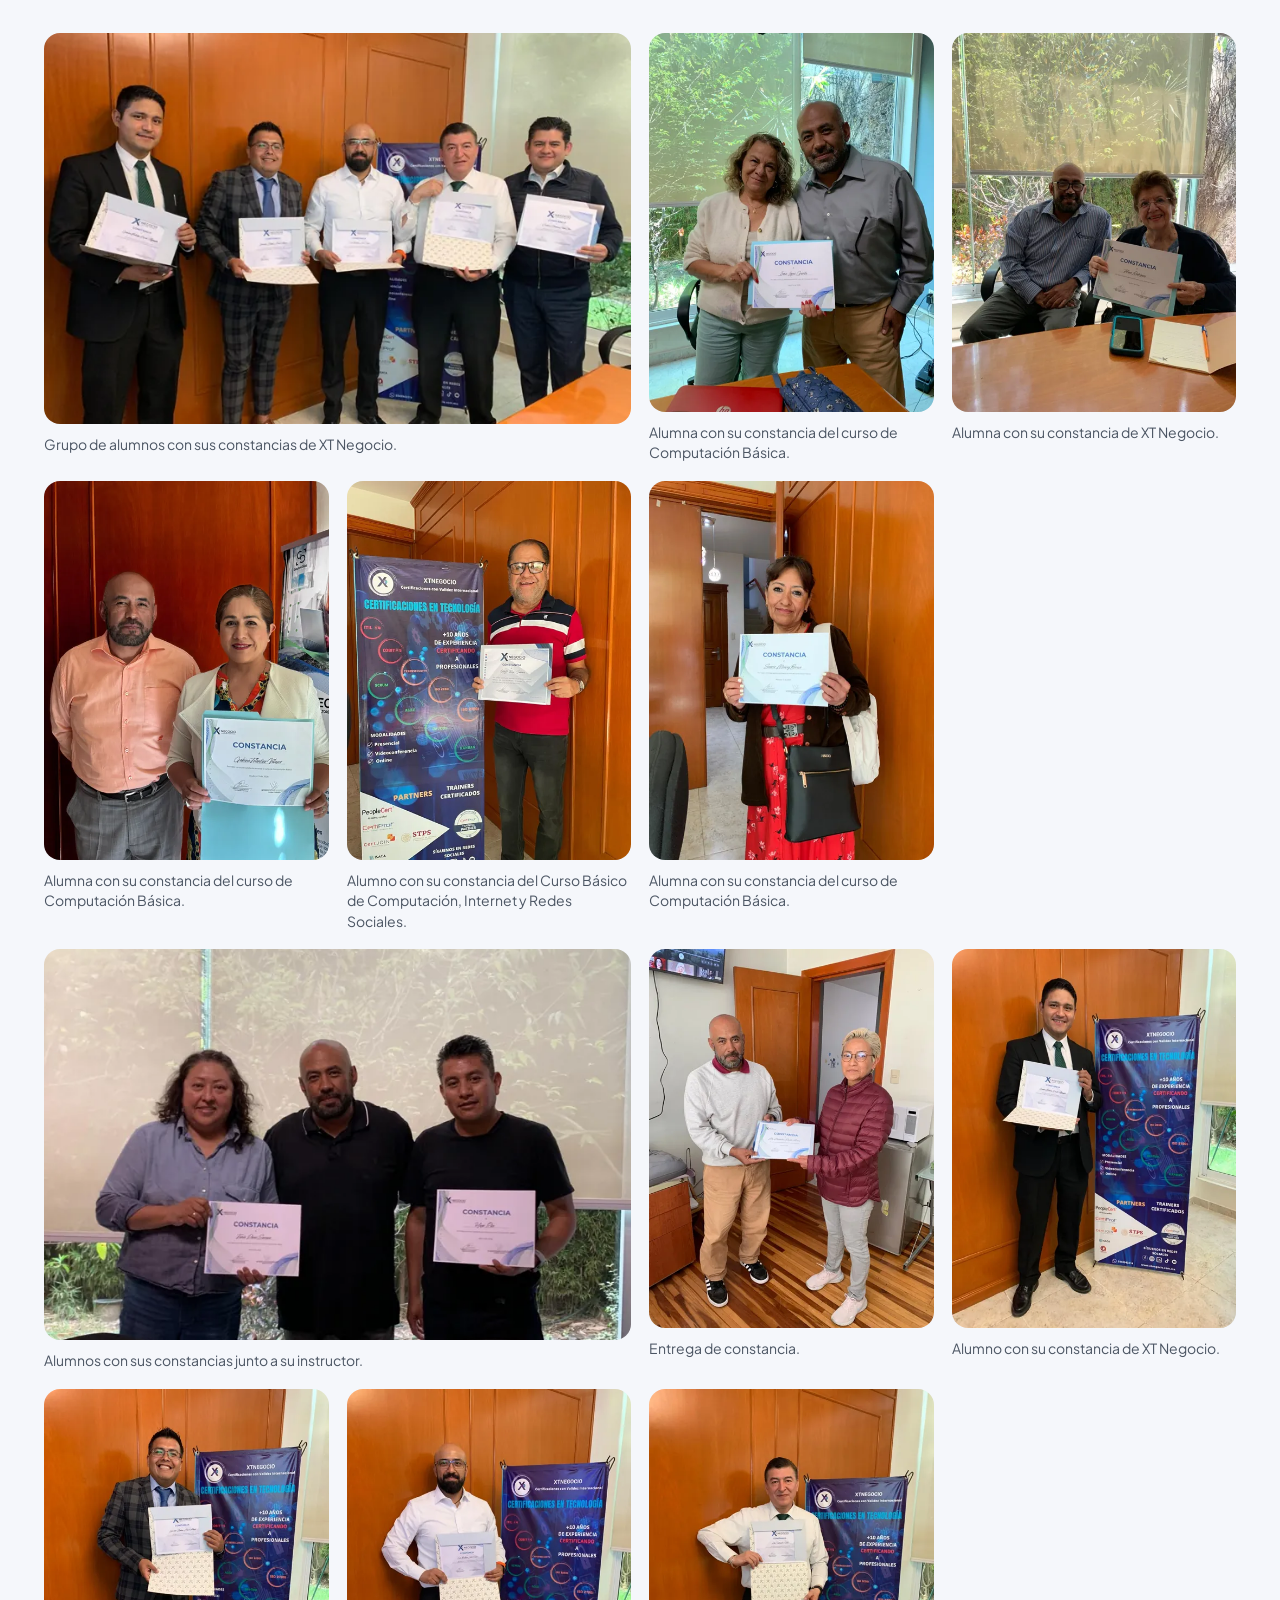
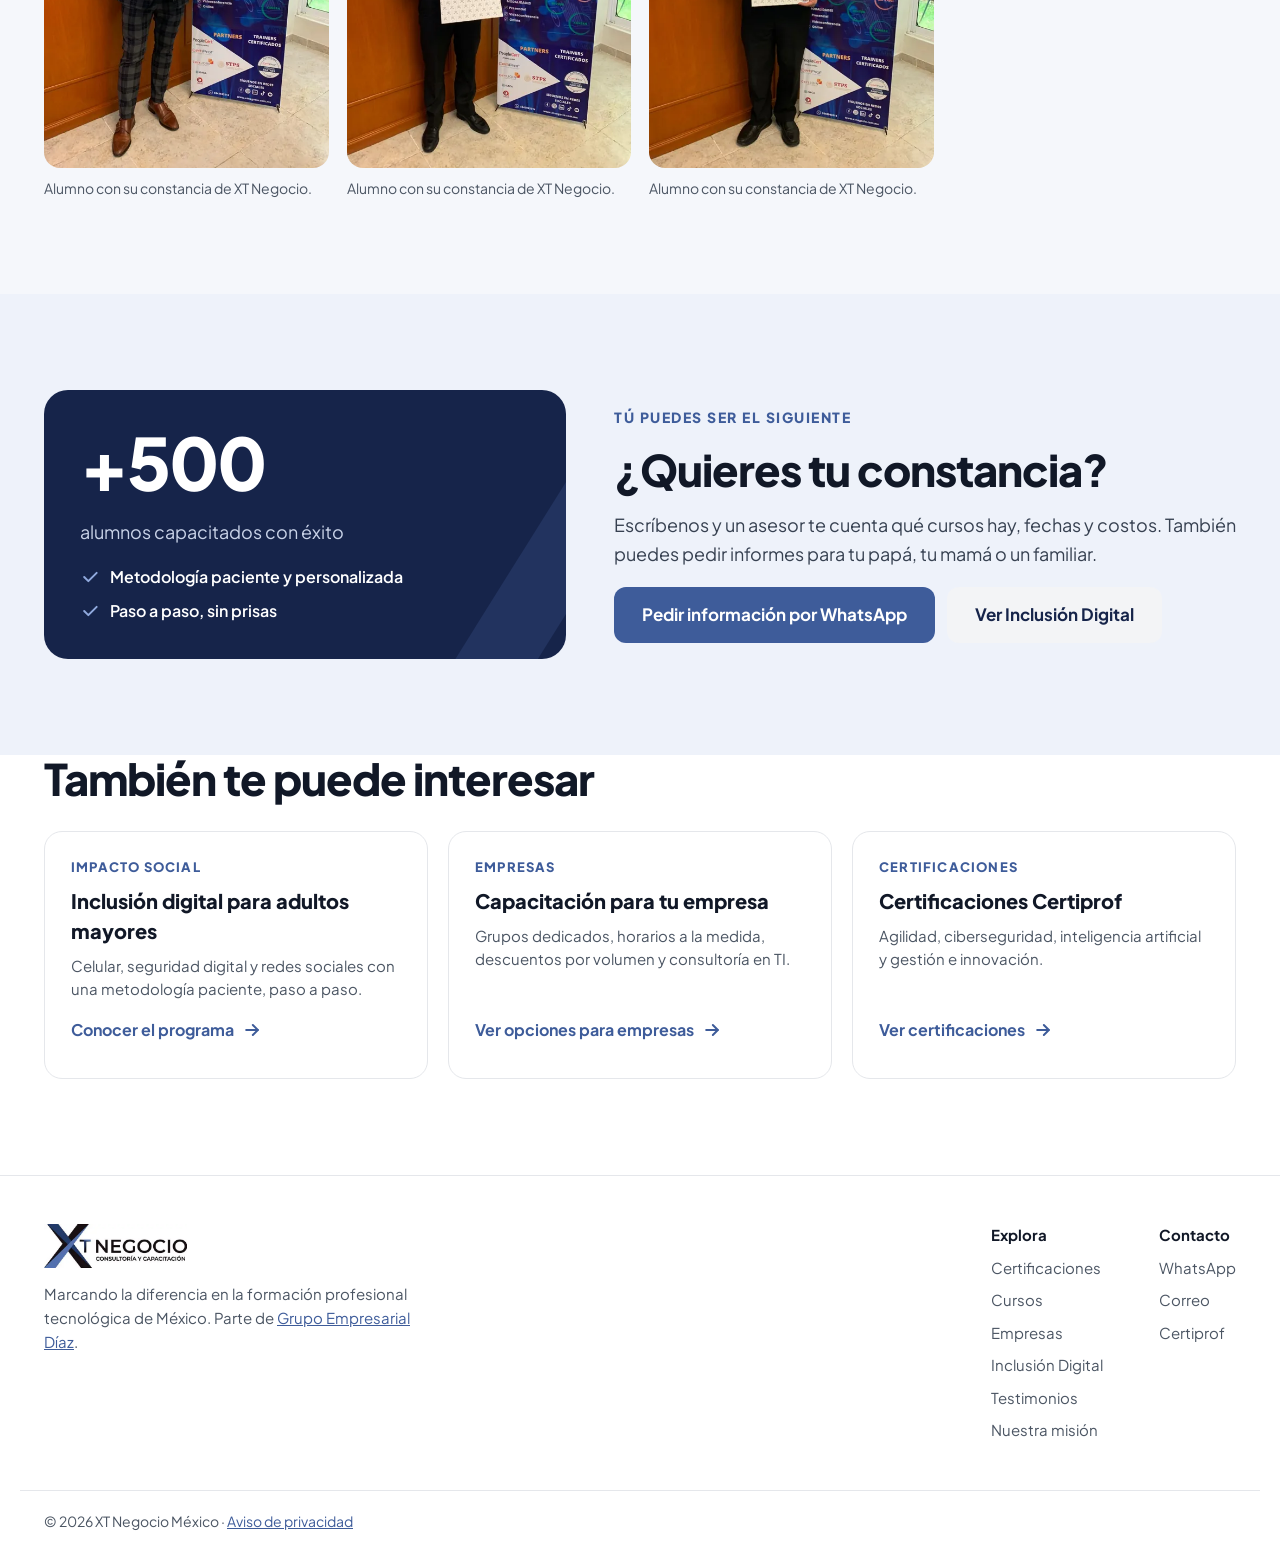
<file: testimonios.html>
<!doctype html>
<html lang="es-MX">
<head>
  <meta charset="utf-8">
  <meta name="viewport" content="width=device-width, initial-scale=1">
  <title>Testimonios: nuestros alumnos y sus constancias | XT Negocio</title>
  <meta name="description" content="Fotos y videos reales de los alumnos de XT Negocio en clase y recibiendo su constancia: computación básica, internet y redes sociales y más. Conoce cómo aprenden y pide información por WhatsApp.">
  <link rel="canonical" href="https://www.xtnegocio.com.mx/testimonios.html">
  <meta name="theme-color" content="#16244A">

  <meta property="og:type" content="website">
  <meta property="og:locale" content="es_MX">
  <meta property="og:site_name" content="XT Negocio">
  <meta property="og:title" content="Testimonios de nuestros alumnos | XT Negocio">
  <meta property="og:description" content="Nuestros alumnos en clase y con su constancia en la mano. Más de 500 alumnos capacitados con éxito.">
  <meta property="og:url" content="https://www.xtnegocio.com.mx/testimonios.html">
  <meta property="og:image" content="https://www.xtnegocio.com.mx/img/testimonios/grupo-constancias.webp">
  <meta name="twitter:card" content="summary">

  <link rel="icon" href="img/logo-xtnegocio.png">
  <link rel="preconnect" href="https://fonts.googleapis.com">
  <link rel="preconnect" href="https://fonts.gstatic.com" crossorigin>
  <link href="https://fonts.googleapis.com/css2?family=Plus+Jakarta+Sans:wght@400;500;600;700;800&display=swap" rel="stylesheet">
  <link rel="stylesheet" href="css/styles.css?v=20261120a">
</head>
<body>
  <a class="skip-link" href="#contenido">Saltar al contenido</a>

  <header class="site-header">
    <div class="container header-inner">
      <a class="brand" href="./" aria-label="XT Negocio, inicio"><img src="img/logo-xtnegocio.png" alt="XT Negocio — Consultoría y Capacitación" width="474" height="146"></a>
      <nav class="main-nav" id="menu" aria-label="Principal">
        <a href="certificaciones.html">Certificaciones</a>
        <a href="cursos.html">Cursos</a>
        <a href="empresas.html">Empresas</a>
        <a href="inclusion-digital.html">Inclusión Digital</a>
        <a href="testimonios.html" aria-current="page">Testimonios</a>
        <a href="./#ventajas">Por qué XT</a>
        <a href="./#contacto">Contacto</a>
      </nav>
      <div class="header-actions">
        <a class="btn btn-steel js-wa" href="#" data-msg="Hola XT Negocio, vi los testimonios de sus alumnos y quiero información.">Pedir información</a>
        <button class="menu-toggle" type="button" aria-controls="menu" aria-expanded="false" aria-label="Abrir menú">
          <svg class="icon" viewBox="0 0 24 24" fill="none" stroke="currentColor" stroke-width="2.2" stroke-linecap="round" aria-hidden="true"><path d="M4 7h16M4 12h16M4 17h16"/></svg>
        </button>
      </div>
    </div>
  </header>

  <main id="contenido">
    <!-- HERO -->
    <section class="hero hero-sub">
      <div class="bar bar-a" aria-hidden="true"></div>
      <div class="bar bar-b" aria-hidden="true"></div>
      <div class="container hero-inner">
        <div class="hero-copy">
          <p class="partner"><b>TESTIMONIOS</b> Evidencias de nuestros alumnos</p>
          <h1>Nuestros alumnos, <span>con su constancia en la mano.</span></h1>
          <p class="hero-lead">Fotos y videos reales de nuestras clases y de la entrega de constancias. Así aprenden nuestros alumnos: con paciencia, paso a paso y acompañados por su instructor.</p>
          <div class="hero-ctas">
            <a class="btn btn-white btn-lg" href="#videos">
              Ver los videos
              <svg class="icon" viewBox="0 0 24 24" fill="none" stroke="currentColor" stroke-width="2.4" stroke-linecap="round" stroke-linejoin="round" aria-hidden="true"><path d="M5 12h14"/><path d="m13 6 6 6-6 6"/></svg>
            </a>
            <a class="btn btn-ghost-light btn-lg js-wa" href="#" data-msg="Hola XT Negocio, vi los testimonios de sus alumnos y quiero información.">
              <svg class="icon" viewBox="0 0 24 24" fill="none" stroke="currentColor" stroke-width="2" stroke-linecap="round" stroke-linejoin="round" aria-hidden="true"><path d="M21 11.5a8.4 8.4 0 0 1-12.6 7.3L3 21l2.3-5.2A8.4 8.4 0 1 1 21 11.5z"/></svg>
              Escribir por WhatsApp
            </a>
          </div>
        </div>
      </div>
    </section>

    <!-- GALERÍA: CLASES -->
    <section class="section" id="galeria">
      <div class="container">
        <div class="section-head">
          <div>
            <p class="eyebrow">En clase</p>
            <h2 class="h2">Así son nuestras clases</h2>
          </div>
          <p class="lead">Grupos pequeños, práctica en computadora y un instructor que acompaña a cada alumno.</p>
        </div>
        <ul class="gallery">
          <li class="gallery-item">
            <button class="gallery-btn" type="button" data-full="img/testimonios/clase-smartphone.webp" data-caption="Clase de uso del smartphone.">
              <img src="img/testimonios/clase-smartphone-sm.webp" alt="Instructor explicando con un celular en la mano mientras dos alumnas adultas mayores practican en sus teléfonos" width="525" height="700" loading="lazy" decoding="async">
            </button>
            <p class="gallery-cap">Clase de uso del smartphone.</p>
          </li>
          <li class="gallery-item">
            <button class="gallery-btn" type="button" data-full="img/testimonios/en-clase.webp" data-caption="Acompañamiento paso a paso, a su ritmo.">
              <img src="img/testimonios/en-clase-sm.webp" alt="Instructor guiando a una alumna adulta mayor en su computadora portátil" width="525" height="700" loading="lazy" decoding="async">
            </button>
            <p class="gallery-cap">Acompañamiento paso a paso, a su ritmo.</p>
          </li>
          <li class="gallery-item">
            <button class="gallery-btn" type="button" data-full="img/testimonios/acompanamiento.webp" data-caption="El instructor apoya a cada alumno en su computadora.">
              <img src="img/testimonios/acompanamiento-sm.webp" alt="Instructor inclinado junto a un alumno, señalando la pantalla de su laptop, con otros dos alumnos trabajando" width="525" height="700" loading="lazy" decoding="async">
            </button>
            <p class="gallery-cap">El instructor apoya a cada alumno en su computadora.</p>
          </li>
          <li class="gallery-item">
            <button class="gallery-btn" type="button" data-full="img/testimonios/practica-en-clase.webp" data-caption="Alumnos practicando en clase.">
              <img src="img/testimonios/practica-en-clase-sm.webp" alt="Alumna y alumno adultos mayores trabajando en sus laptops en la mesa del salón" width="525" height="700" loading="lazy" decoding="async">
            </button>
            <p class="gallery-cap">Alumnos practicando en clase.</p>
          </li>
          <li class="gallery-item">
            <button class="gallery-btn" type="button" data-full="img/testimonios/clase-presentaciones.webp" data-caption="Clase en grupo con proyector.">
              <img src="img/testimonios/clase-presentaciones-sm.webp" alt="Instructor explicando en la pantalla del proyector mientras dos alumnos siguen la clase en sus laptops" width="525" height="700" loading="lazy" decoding="async">
            </button>
            <p class="gallery-cap">Clase en grupo con proyector.</p>
          </li>
          <li class="gallery-item">
            <button class="gallery-btn" type="button" data-full="img/testimonios/clase-hojas-de-calculo.webp" data-caption="Clase de hojas de cálculo.">
              <img src="img/testimonios/clase-hojas-de-calculo-sm.webp" alt="Instructor mostrando una hoja de cálculo en la pantalla y un alumno siguiéndola en su laptop" width="525" height="700" loading="lazy" decoding="async">
            </button>
            <p class="gallery-cap">Clase de hojas de cálculo.</p>
          </li>
        </ul>
      </div>
    </section>

    <!-- VIDEOS -->
    <section class="section" id="videos">
      <div class="container">
        <div class="section-head">
          <div>
            <p class="eyebrow">En video</p>
            <h2 class="h2">Escúchalos a ellos</h2>
          </div>
          <p class="lead">Nuestros alumnos cuentan, con sus propias palabras, cómo les fue en el curso.</p>
        </div>
        <ul class="video-grid">
          <li class="video-item">
            <video controls preload="none" playsinline poster="img/testimonios/video-testimonio-1.webp" width="394" height="700" aria-label="Video: testimonio de una alumna con su constancia">
              <source src="video/testimonios/testimonio-1.mp4" type="video/mp4">
              Tu navegador no puede reproducir este video.
            </video>
            <p class="gallery-cap">Una alumna cuenta su experiencia al recibir su constancia.</p>
          </li>
          <li class="video-item">
            <video controls preload="none" playsinline poster="img/testimonios/video-testimonio-2.webp" width="394" height="700" aria-label="Video: testimonio de una alumna al terminar su curso">
              <source src="video/testimonios/testimonio-2.mp4" type="video/mp4">
              Tu navegador no puede reproducir este video.
            </video>
            <p class="gallery-cap">Testimonio de una alumna al terminar su curso.</p>
          </li>
          <li class="video-item">
            <video controls preload="none" playsinline poster="img/testimonios/video-testimonio-3.webp" width="394" height="700" aria-label="Video: una alumna comparte su experiencia">
              <source src="video/testimonios/testimonio-3.mp4" type="video/mp4">
              Tu navegador no puede reproducir este video.
            </video>
            <p class="gallery-cap">Una alumna comparte cómo le fue en el curso.</p>
          </li>
          <li class="video-item">
            <video controls preload="none" playsinline poster="img/testimonios/video-testimonio-4.webp" width="394" height="700" aria-label="Video: un alumno cuenta su experiencia">
              <source src="video/testimonios/testimonio-4.mp4" type="video/mp4">
              Tu navegador no puede reproducir este video.
            </video>
            <p class="gallery-cap">Un alumno cuenta su experiencia en clase.</p>
          </li>
          <li class="video-item">
            <video controls preload="none" playsinline poster="img/testimonios/video-clases-desde-cero.webp" width="394" height="700" aria-label="Video: resumen de una clase de XT Negocio">
              <source src="video/testimonios/clases-desde-cero.mp4" type="video/mp4">
              Tu navegador no puede reproducir este video.
            </video>
            <p class="gallery-cap">Así son nuestras clases: desde cero.</p>
          </li>
          <li class="video-item">
            <video controls preload="none" playsinline poster="img/testimonios/video-clase-smartphone.webp" width="394" height="700" aria-label="Video: clase de uso del smartphone con alumnas adultas mayores">
              <source src="video/testimonios/clase-smartphone.mp4" type="video/mp4">
              Tu navegador no puede reproducir este video.
            </video>
            <p class="gallery-cap">Clase de uso del smartphone.</p>
          </li>
          <li class="video-item">
            <video controls preload="none" playsinline poster="img/testimonios/video-clase-hojas-de-calculo.webp" width="394" height="700" aria-label="Video: un alumno practica hojas de cálculo en la pantalla del salón">
              <source src="video/testimonios/clase-hojas-de-calculo.mp4" type="video/mp4">
              Tu navegador no puede reproducir este video.
            </video>
            <p class="gallery-cap">Práctica de hojas de cálculo frente al grupo.</p>
          </li>
        </ul>
      </div>
    </section>

    <!-- GALERÍA: CONSTANCIAS -->
    <section class="section process-section" id="constancias">
      <div class="container">
        <div class="section-head">
          <div>
            <p class="eyebrow">Logros</p>
            <h2 class="h2">Alumnos con su constancia</h2>
          </div>
          <p class="lead">Cada curso termina con la entrega de una constancia de XT Negocio.</p>
        </div>
        <ul class="gallery">
          <li class="gallery-item wide">
            <button class="gallery-btn" type="button" data-full="img/testimonios/grupo-constancias.webp" data-caption="Grupo de alumnos con sus constancias de XT Negocio.">
              <img src="img/testimonios/grupo-constancias-sm.webp" alt="Cinco alumnos sonrientes mostrando sus constancias de XT Negocio" width="700" height="525" loading="lazy" decoding="async">
            </button>
            <p class="gallery-cap">Grupo de alumnos con sus constancias de XT Negocio.</p>
          </li>
          <li class="gallery-item">
            <button class="gallery-btn" type="button" data-full="img/testimonios/computacion-basica.webp" data-caption="Alumna con su constancia del curso de Computación Básica.">
              <img src="img/testimonios/computacion-basica-sm.webp" alt="Alumna mostrando su constancia del curso de Computación Básica junto a su instructor" width="525" height="700" loading="lazy" decoding="async">
            </button>
            <p class="gallery-cap">Alumna con su constancia del curso de Computación Básica.</p>
          </li>
          <li class="gallery-item">
            <button class="gallery-btn" type="button" data-full="img/testimonios/constancia-alumna.webp" data-caption="Alumna con su constancia de XT Negocio.">
              <img src="img/testimonios/constancia-alumna-sm.webp" alt="Alumna adulta mayor sonriente mostrando su constancia junto a su instructor" width="525" height="700" loading="lazy" decoding="async">
            </button>
            <p class="gallery-cap">Alumna con su constancia de XT Negocio.</p>
          </li>
          <li class="gallery-item">
            <button class="gallery-btn" type="button" data-full="img/testimonios/computacion-basica-3.webp" data-caption="Alumna con su constancia del curso de Computación Básica.">
              <img src="img/testimonios/computacion-basica-3-sm.webp" alt="Alumna mostrando su constancia del curso de Computación Básica junto a su instructor" width="525" height="700" loading="lazy" decoding="async">
            </button>
            <p class="gallery-cap">Alumna con su constancia del curso de Computación Básica.</p>
          </li>
          <li class="gallery-item">
            <button class="gallery-btn" type="button" data-full="img/testimonios/internet-redes-sociales.webp" data-caption="Alumno con su constancia del Curso Básico de Computación, Internet y Redes Sociales.">
              <img src="img/testimonios/internet-redes-sociales-sm.webp" alt="Alumno sonriente con su constancia junto al cartel de XT Negocio" width="525" height="700" loading="lazy" decoding="async">
            </button>
            <p class="gallery-cap">Alumno con su constancia del Curso Básico de Computación, Internet y Redes Sociales.</p>
          </li>
          <li class="gallery-item">
            <button class="gallery-btn" type="button" data-full="img/testimonios/computacion-basica-2.webp" data-caption="Alumna con su constancia del curso de Computación Básica.">
              <img src="img/testimonios/computacion-basica-2-sm.webp" alt="Alumna mostrando su constancia de XT Negocio" width="525" height="700" loading="lazy" decoding="async">
            </button>
            <p class="gallery-cap">Alumna con su constancia del curso de Computación Básica.</p>
          </li>
          <li class="gallery-item wide">
            <button class="gallery-btn" type="button" data-full="img/testimonios/grupo-computacion-basica.webp" data-caption="Alumnos con sus constancias junto a su instructor.">
              <img src="img/testimonios/grupo-computacion-basica-sm.webp" alt="Dos alumnos con sus constancias de XT Negocio y su instructor al centro" width="700" height="525" loading="lazy" decoding="async">
            </button>
            <p class="gallery-cap">Alumnos con sus constancias junto a su instructor.</p>
          </li>
          <li class="gallery-item">
            <button class="gallery-btn" type="button" data-full="img/testimonios/entrega-constancia.webp" data-caption="Entrega de constancia.">
              <img src="img/testimonios/entrega-constancia-sm.webp" alt="Instructor entregando una constancia de XT Negocio a una alumna" width="525" height="700" loading="lazy" decoding="async">
            </button>
            <p class="gallery-cap">Entrega de constancia.</p>
          </li>
          <li class="gallery-item">
            <button class="gallery-btn" type="button" data-full="img/testimonios/alumno-constancia-1.webp" data-caption="Alumno con su constancia de XT Negocio.">
              <img src="img/testimonios/alumno-constancia-1-sm.webp" alt="Alumno con su constancia junto al cartel de XT Negocio" width="525" height="700" loading="lazy" decoding="async">
            </button>
            <p class="gallery-cap">Alumno con su constancia de XT Negocio.</p>
          </li>
          <li class="gallery-item">
            <button class="gallery-btn" type="button" data-full="img/testimonios/alumno-constancia-2.webp" data-caption="Alumno con su constancia de XT Negocio.">
              <img src="img/testimonios/alumno-constancia-2-sm.webp" alt="Alumno con su constancia junto al cartel de XT Negocio" width="525" height="700" loading="lazy" decoding="async">
            </button>
            <p class="gallery-cap">Alumno con su constancia de XT Negocio.</p>
          </li>
          <li class="gallery-item">
            <button class="gallery-btn" type="button" data-full="img/testimonios/alumno-constancia-3.webp" data-caption="Alumno con su constancia de XT Negocio.">
              <img src="img/testimonios/alumno-constancia-3-sm.webp" alt="Alumno con su constancia junto al cartel de XT Negocio" width="525" height="700" loading="lazy" decoding="async">
            </button>
            <p class="gallery-cap">Alumno con su constancia de XT Negocio.</p>
          </li>
          <li class="gallery-item">
            <button class="gallery-btn" type="button" data-full="img/testimonios/alumno-constancia-4.webp" data-caption="Alumno con su constancia de XT Negocio.">
              <img src="img/testimonios/alumno-constancia-4-sm.webp" alt="Alumno con su constancia junto al cartel de XT Negocio" width="525" height="700" loading="lazy" decoding="async">
            </button>
            <p class="gallery-cap">Alumno con su constancia de XT Negocio.</p>
          </li>
        </ul>
      </div>
    </section>

    <!-- IMPACTO -->
    <section class="section inclusion">
      <div class="container inclusion-inner">
        <div class="inclusion-visual">
          <div class="bar bar-a" aria-hidden="true"></div>
          <strong>+500</strong>
          <span>alumnos capacitados con éxito</span>
          <ul>
            <li><svg class="icon" viewBox="0 0 24 24" fill="none" stroke="currentColor" stroke-width="2.4" stroke-linecap="round" stroke-linejoin="round" aria-hidden="true"><path d="m5 12 5 5L20 7"/></svg>Metodología paciente y personalizada</li>
            <li><svg class="icon" viewBox="0 0 24 24" fill="none" stroke="currentColor" stroke-width="2.4" stroke-linecap="round" stroke-linejoin="round" aria-hidden="true"><path d="m5 12 5 5L20 7"/></svg>Paso a paso, sin prisas</li>
          </ul>
        </div>
        <div class="inclusion-copy">
          <p class="eyebrow" style="margin:0">Tú puedes ser el siguiente</p>
          <h2 class="h2">¿Quieres tu constancia?</h2>
          <p class="lead">Escríbenos y un asesor te cuenta qué cursos hay, fechas y costos. También puedes pedir informes para tu papá, tu mamá o un familiar.</p>
          <div class="inc-home-ctas">
            <a class="btn btn-steel btn-lg js-wa" href="#" data-msg="Hola XT Negocio, vi los testimonios de sus alumnos y quiero información de sus cursos.">Pedir información por WhatsApp</a>
            <a class="btn btn-soft btn-lg" href="inclusion-digital.html">Ver Inclusión Digital</a>
          </div>
        </div>
      </div>
    </section>

    <!-- TAMBIÉN TE PUEDE INTERESAR -->
    <section class="section related" aria-labelledby="related-title">
      <div class="container">
        <h2 class="h2" id="related-title">También te puede interesar</h2>
        <ul class="related-grid">
          <li>
            <a class="related-card" href="inclusion-digital.html">
              <span class="related-kicker">Impacto social</span>
              <strong>Inclusión digital para adultos mayores</strong>
              <span class="related-text">Celular, seguridad digital y redes sociales con una metodología paciente, paso a paso.</span>
              <span class="related-go">Conocer el programa <svg class="icon" viewBox="0 0 24 24" fill="none" stroke="currentColor" stroke-width="2.4" stroke-linecap="round" stroke-linejoin="round" aria-hidden="true"><path d="M5 12h14"/><path d="m13 6 6 6-6 6"/></svg></span>
            </a>
          </li>
          <li>
            <a class="related-card" href="empresas.html">
              <span class="related-kicker">Empresas</span>
              <strong>Capacitación para tu empresa</strong>
              <span class="related-text">Grupos dedicados, horarios a la medida, descuentos por volumen y consultoría en TI.</span>
              <span class="related-go">Ver opciones para empresas <svg class="icon" viewBox="0 0 24 24" fill="none" stroke="currentColor" stroke-width="2.4" stroke-linecap="round" stroke-linejoin="round" aria-hidden="true"><path d="M5 12h14"/><path d="m13 6 6 6-6 6"/></svg></span>
            </a>
          </li>
          <li>
            <a class="related-card" href="certificaciones.html">
              <span class="related-kicker">Certificaciones</span>
              <strong>Certificaciones Certiprof</strong>
              <span class="related-text">Agilidad, ciberseguridad, inteligencia artificial y gestión e innovación.</span>
              <span class="related-go">Ver certificaciones <svg class="icon" viewBox="0 0 24 24" fill="none" stroke="currentColor" stroke-width="2.4" stroke-linecap="round" stroke-linejoin="round" aria-hidden="true"><path d="M5 12h14"/><path d="m13 6 6 6-6 6"/></svg></span>
            </a>
          </li>
        </ul>
      </div>
    </section>
  </main>

  <!-- Visor de fotos -->
  <dialog class="lightbox" id="lightbox" aria-label="Foto ampliada">
    <figure class="lightbox-figure">
      <img id="lightbox-img" alt="">
      <figcaption id="lightbox-cap"></figcaption>
    </figure>
    <button class="lightbox-btn lightbox-close" type="button" aria-label="Cerrar foto"><svg class="icon" viewBox="0 0 24 24" fill="none" stroke="currentColor" stroke-width="2.4" stroke-linecap="round" aria-hidden="true"><path d="M6 6l12 12M18 6 6 18"/></svg></button>
    <button class="lightbox-btn lightbox-prev" type="button" aria-label="Foto anterior"><svg class="icon" viewBox="0 0 24 24" fill="none" stroke="currentColor" stroke-width="2.4" stroke-linecap="round" stroke-linejoin="round" aria-hidden="true"><path d="m15 6-6 6 6 6"/></svg></button>
    <button class="lightbox-btn lightbox-next" type="button" aria-label="Foto siguiente"><svg class="icon" viewBox="0 0 24 24" fill="none" stroke="currentColor" stroke-width="2.4" stroke-linecap="round" stroke-linejoin="round" aria-hidden="true"><path d="m9 6 6 6-6 6"/></svg></button>
  </dialog>

  <footer class="site-footer">
    <div class="container footer-inner">
      <div class="footer-brand">
        <img src="img/logo-xtnegocio.png" alt="XT Negocio" width="474" height="146" loading="lazy">
        <p>Marcando la diferencia en la formación profesional tecnológica de México. Parte de <a href="https://grupoempresarialdiaz.com.mx/">Grupo Empresarial Díaz</a>.</p>
      </div>
      <nav class="footer-nav" aria-label="Pie de página">
        <div>
          <strong>Explora</strong>
          <a href="certificaciones.html">Certificaciones</a>
          <a href="cursos.html">Cursos</a>
          <a href="empresas.html">Empresas</a>
          <a href="inclusion-digital.html">Inclusión Digital</a>
          <a href="testimonios.html">Testimonios</a>
          <a href="./#ventajas">Nuestra misión</a>
        </div>
        <div>
          <strong>Contacto</strong>
          <a class="js-wa" href="#" data-msg="Hola XT Negocio, quiero hablar con un asesor.">WhatsApp</a>
          <a href="mailto:xtnegocio@gmail.com">Correo</a>
          <a href="https://certiprof.com" target="_blank" rel="noopener">Certiprof</a>
        </div>
      </nav>
    </div>
    <div class="container footer-bottom">© <span id="year">2026</span> XT Negocio México · <a href="aviso-de-privacidad.html">Aviso de privacidad</a></div>
  </footer>

  <a class="wa-float js-wa" href="#" data-msg="Hola XT Negocio, vi los testimonios de sus alumnos y quiero información." aria-label="Escríbenos por WhatsApp">
    <svg width="30" height="30" viewBox="0 0 24 24" fill="none" stroke="currentColor" stroke-width="2" stroke-linecap="round" stroke-linejoin="round" aria-hidden="true"><path d="M21 11.5a8.4 8.4 0 0 1-12.6 7.3L3 21l2.3-5.2A8.4 8.4 0 1 1 21 11.5z"/></svg>
  </a>
  <div class="mobile-bar">
    <a class="mb-wa js-wa" href="#" data-msg="Hola XT Negocio, vi los testimonios de sus alumnos y quiero información.">
      <svg class="icon" viewBox="0 0 24 24" fill="none" stroke="currentColor" stroke-width="2.2" stroke-linecap="round" stroke-linejoin="round" aria-hidden="true"><path d="M21 11.5a8.4 8.4 0 0 1-12.6 7.3L3 21l2.3-5.2A8.4 8.4 0 1 1 21 11.5z"/></svg>WhatsApp
    </a>
    <a class="mb-cta" href="inclusion-digital.html#informes">Pedir información</a>
  </div>

  <script src="js/config.js"></script>
  <script src="js/main.js?v=20261120a"></script>
</body>
</html>
</file>
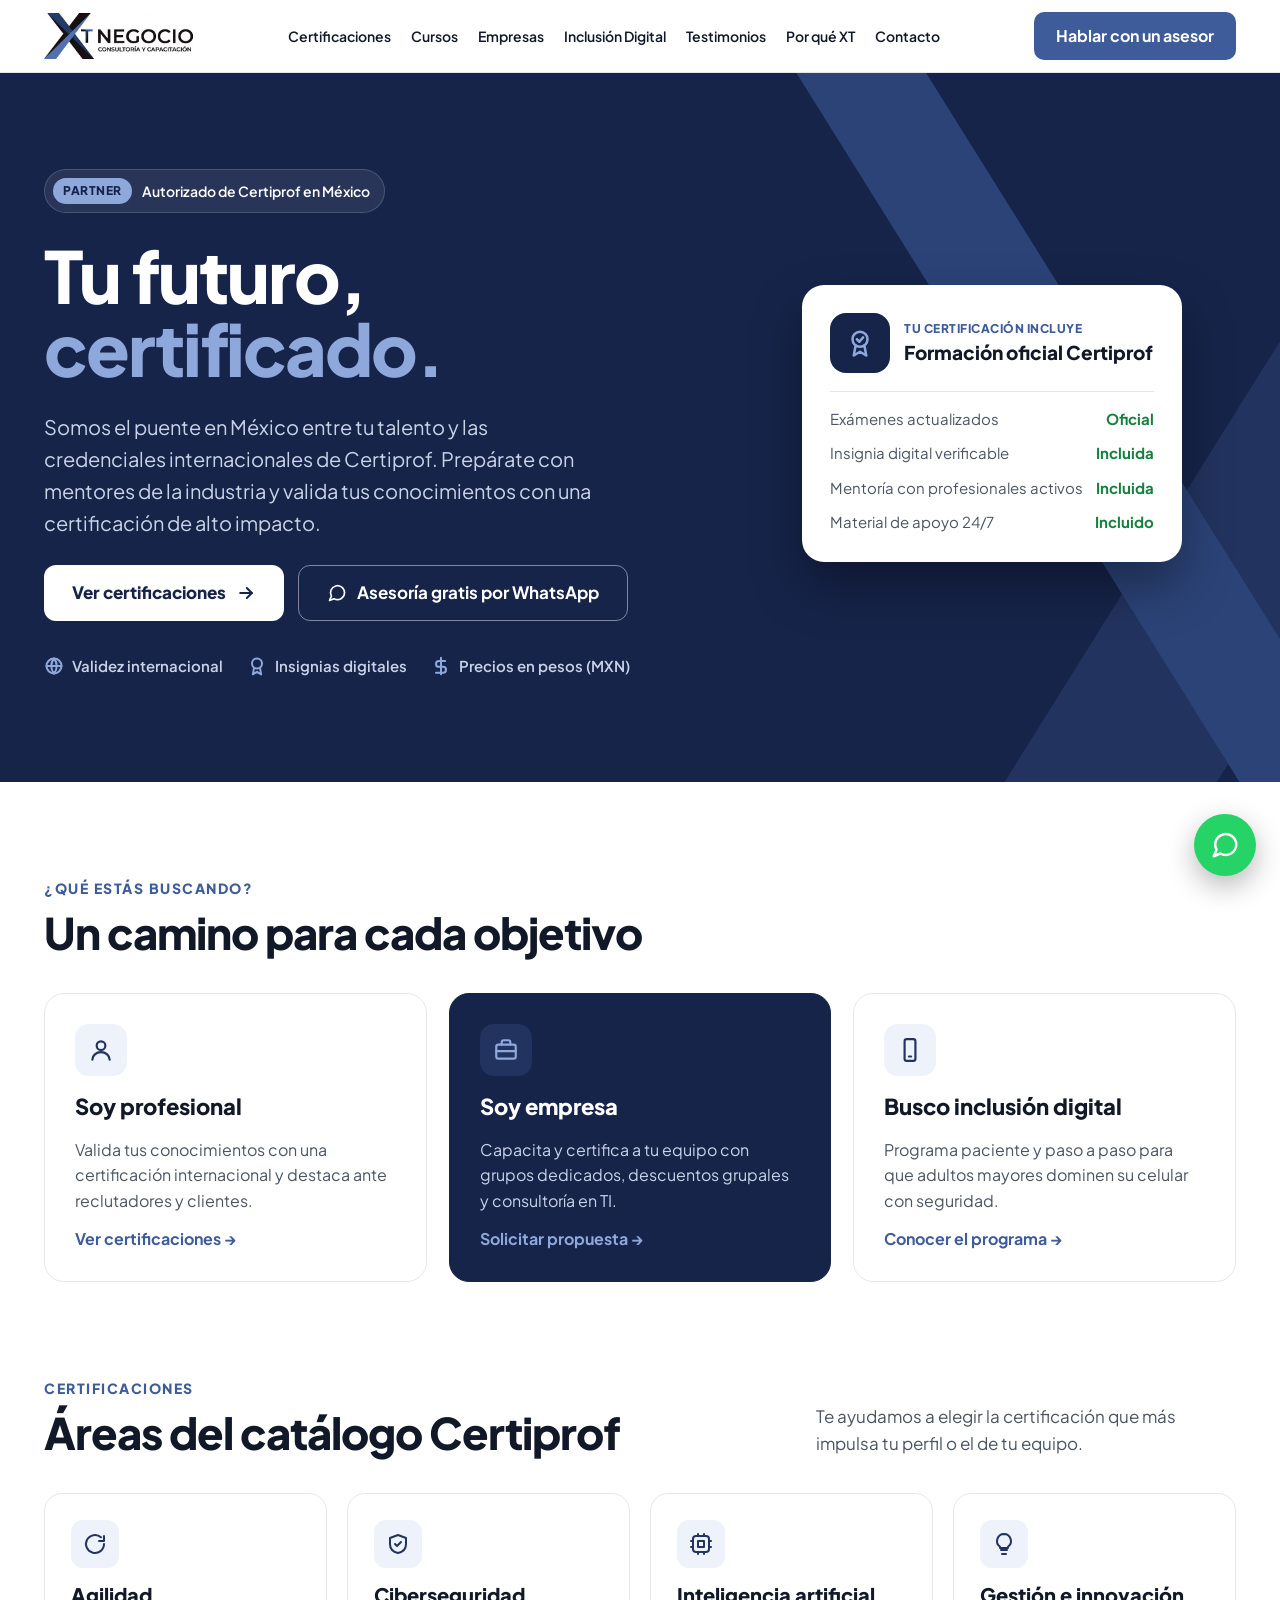
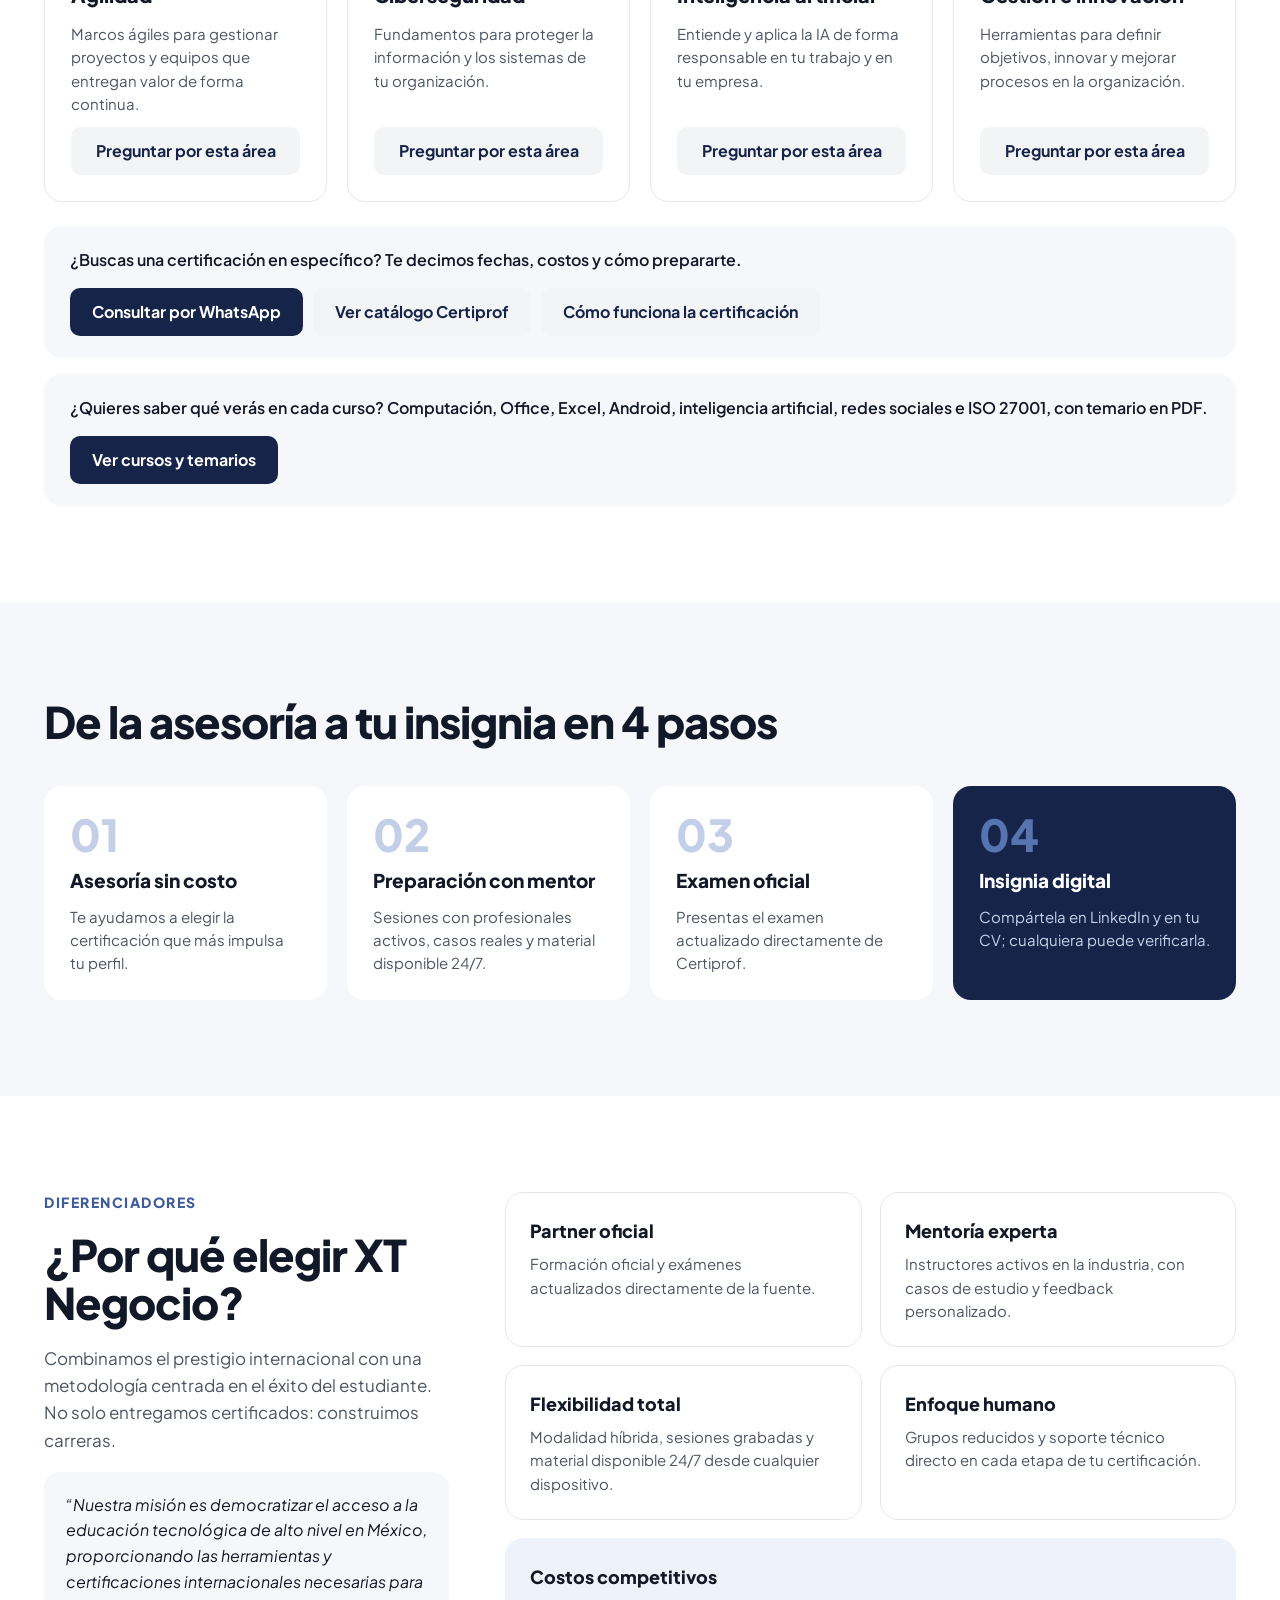
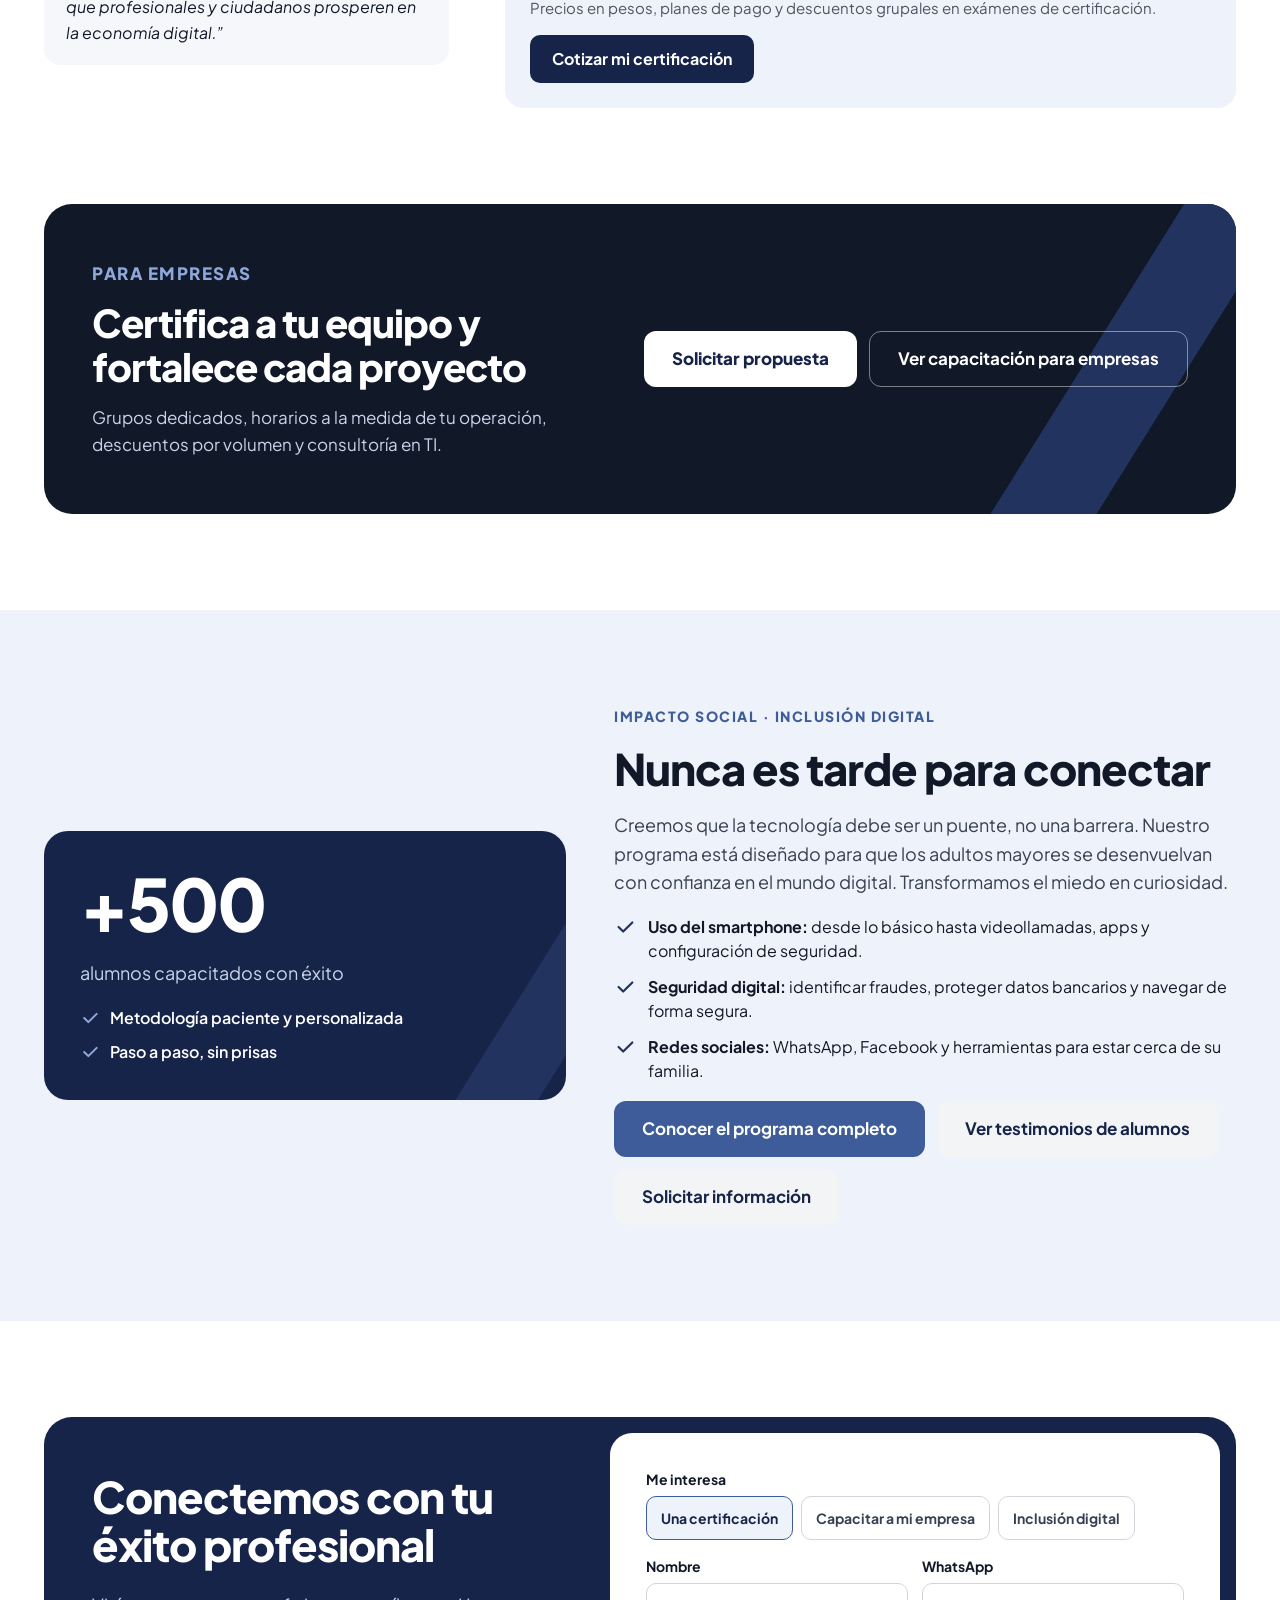
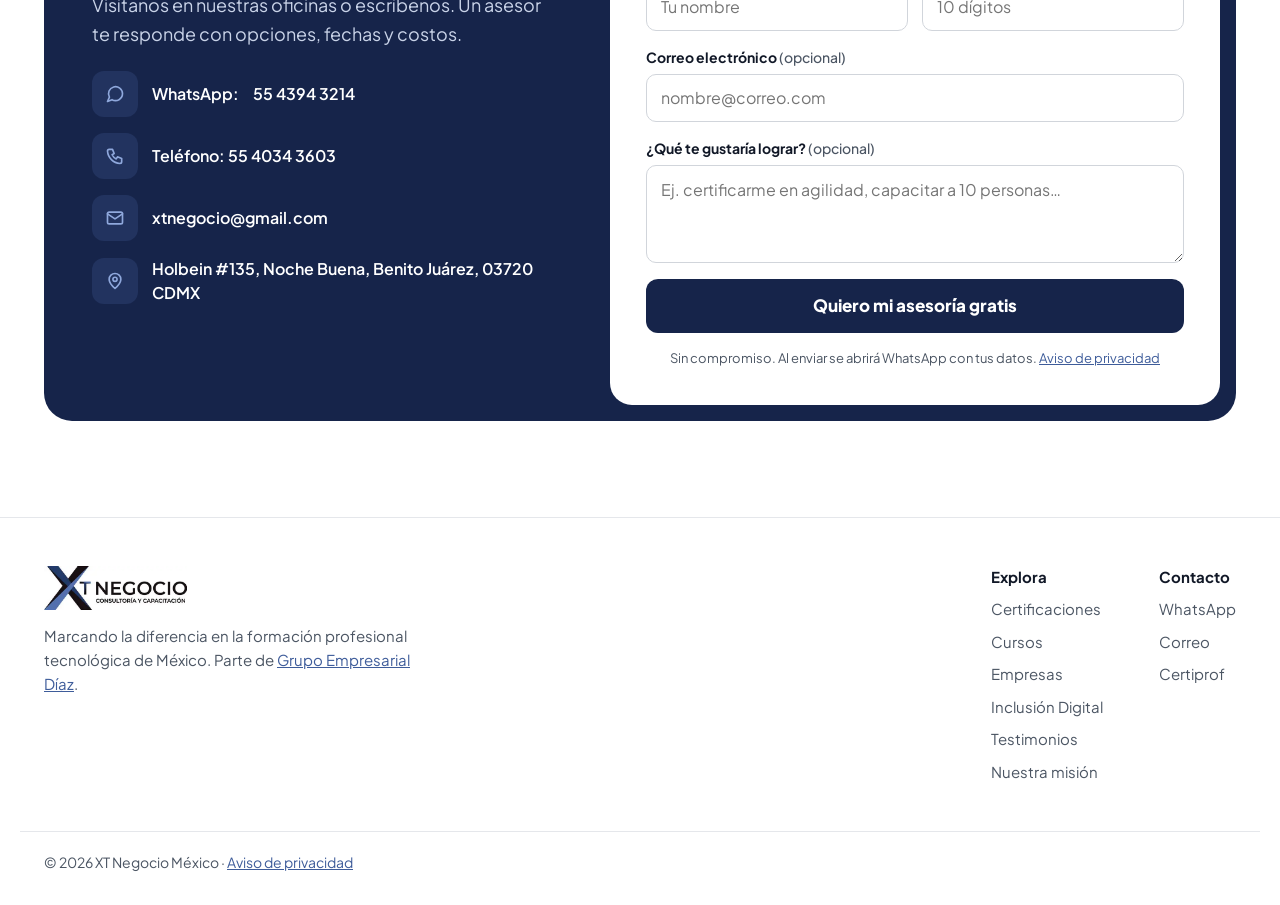
<file: ventajas.html>
<!doctype html>
<html lang="es-MX">
<head>
  <meta charset="utf-8">
  <meta name="viewport" content="width=device-width, initial-scale=1">
  <title>Ventajas | XT Negocio</title>
  <link rel="canonical" href="https://www.xtnegocio.com.mx/#ventajas">
  <meta name="robots" content="noindex, follow">
  <meta http-equiv="refresh" content="0; url=./#ventajas">
  <script>location.replace('./#ventajas');</script>
</head>
<body>
  <p>Esta página se movió. <a href="./#ventajas">Ir a Ventajas</a>.</p>
</body>
</html>
</file>
<file: css/styles.css>
/* XT Negocio — Consultoría y Capacitación
   Marca (logo): negro #111827, azul marino #16244A / #22335F,
   azul acero #3E5C9A (texto/botones) y #8FA8DC (acentos sobre oscuro).
   Motivo: barras cruzadas de la "X". */

:root {
  --navy: #16244A;
  --navy-2: #22335F;
  --navy-3: #2B4377;
  --steel: #3E5C9A;
  --steel-light: #8FA8DC;
  --ink: #111827;
  --muted: #4B5563;
  --on-dark: #C9D3E8;
  --soft: #F5F7FB;
  --soft-2: #EEF2FA;
  --line: #E5E7EB;
  --field: #D1D5DB;
  --whatsapp: #25D366;
  --radius: 20px;
  --max: 1240px;
  --font: 'Plus Jakarta Sans', system-ui, -apple-system, 'Segoe UI', sans-serif;
}

*, *::before, *::after { box-sizing: border-box; }
html { scroll-behavior: smooth; scroll-padding-top: 80px; }
@media (prefers-reduced-motion: reduce) { html { scroll-behavior: auto; } }
body { margin: 0; font-family: var(--font); color: var(--ink); background: #fff; line-height: 1.5; -webkit-font-smoothing: antialiased; }
img { max-width: 100%; display: block; }
a { color: var(--steel); }
a:hover { color: var(--navy-2); }
h1, h2, h3, p { margin: 0; }
button, input, select, textarea { font: inherit; }
:focus-visible { outline: 3px solid var(--steel-light); outline-offset: 2px; }

.container { max-width: var(--max); margin: 0 auto; padding: 0 24px; }
.eyebrow { font-weight: 800; font-size: 14px; letter-spacing: 1.5px; color: var(--steel); text-transform: uppercase; margin-bottom: 10px; }
.h2 { font-weight: 800; font-size: clamp(30px, 3.4vw, 44px); line-height: 1.1; letter-spacing: -1px; }
.lead { font-size: 17px; line-height: 1.6; color: var(--muted); }
.skip-link { position: absolute; left: -999px; top: 8px; background: var(--steel-light); color: var(--navy); padding: 10px 16px; border-radius: 10px; z-index: 100; font-weight: 800; }
.skip-link:focus { left: 8px; }
.icon { width: 20px; height: 20px; flex: none; }

/* Botones */
.btn { display: inline-flex; align-items: center; justify-content: center; gap: 10px; min-height: 48px; padding: 0 22px; border-radius: 10px; font-weight: 700; text-decoration: none; border: 0; cursor: pointer; white-space: nowrap; transition: transform .15s ease, background .15s ease; }
.btn:hover { transform: translateY(-1px); }
.btn-steel { background: var(--steel); color: #fff; }
.btn-steel:hover { background: var(--navy-2); color: #fff; }
.btn-navy { background: var(--navy); color: #fff; }
.btn-navy:hover { background: var(--navy-2); color: #fff; }
.btn-white { background: #fff; color: var(--navy); font-weight: 800; }
.btn-white:hover { color: var(--navy); }
.btn-ghost-light { border: 1.5px solid rgba(255,255,255,.45); color: #fff; }
.btn-ghost-light:hover { color: #fff; background: rgba(255,255,255,.06); }
.btn-soft { background: #F3F4F6; color: var(--navy); }
.btn-soft:hover { background: var(--soft-2); color: var(--navy); }
.btn-lg { min-height: 56px; padding: 0 28px; font-size: 17px; border-radius: 12px; }

/* Encabezado */
.site-header { position: sticky; top: 0; z-index: 50; background: rgba(255,255,255,.95); backdrop-filter: blur(10px); -webkit-backdrop-filter: blur(10px); border-bottom: 1px solid var(--line); }
.header-inner { display: flex; align-items: center; justify-content: space-between; gap: 16px; min-height: 72px; }
.brand img { height: 46px; width: auto; }
.main-nav { display: flex; gap: 28px; font-weight: 600; font-size: 15px; }
.main-nav a { color: var(--ink); text-decoration: none; }
.main-nav a:hover { color: var(--steel); }
.header-actions { display: flex; align-items: center; gap: 10px; }
.menu-toggle { display: none; width: 46px; height: 46px; border-radius: 10px; border: 1.5px solid var(--line); background: #fff; color: var(--ink); align-items: center; justify-content: center; cursor: pointer; }
@media (max-width: 980px) {
  .main-nav { position: absolute; top: 72px; left: 0; right: 0; flex-direction: column; gap: 0; background: #fff; border-bottom: 1px solid var(--line); padding: 8px 24px 16px; display: none; }
  .main-nav.is-open { display: flex; }
  .main-nav a { padding: 12px 0; border-bottom: 1px solid var(--line); }
  .menu-toggle { display: inline-flex; }
}
@media (max-width: 640px) { .header-actions .btn-steel { display: none; } .brand img { height: 40px; } }

/* Barras cruzadas */
.bar { position: absolute; pointer-events: none; }
.bar-a { right: -120px; top: -160px; width: 180px; height: 1100px; background: var(--navy-2); transform: rotate(32deg); }
.bar-b { right: 120px; top: -160px; width: 110px; height: 1100px; background: var(--navy-3); transform: rotate(-32deg); }

/* Hero */
.hero { background: var(--navy); color: #fff; position: relative; overflow: hidden; }
.hero-inner { position: relative; display: flex; flex-wrap: wrap; align-items: center; gap: 56px; padding: 96px 24px 104px; }
.hero-copy { flex: 1 1 540px; min-width: 0; display: flex; flex-direction: column; gap: 26px; }
.partner { align-self: flex-start; display: inline-flex; align-items: center; gap: 10px; padding: 8px 14px 8px 8px; border-radius: 999px; background: rgba(255,255,255,.08); border: 1px solid rgba(255,255,255,.16); font-weight: 600; font-size: 14px; }
.partner b { padding: 4px 10px; border-radius: 999px; background: var(--steel-light); color: var(--navy); font-weight: 800; font-size: 12px; letter-spacing: .5px; }
.hero h1 { font-weight: 800; font-size: clamp(44px, 5.6vw, 76px); line-height: 1.02; letter-spacing: -2px; }
.hero h1 span { color: var(--steel-light); }
.hero-lead { font-size: 20px; line-height: 1.6; color: var(--on-dark); max-width: 560px; }
.hero-ctas { display: flex; flex-wrap: wrap; gap: 14px; }
.hero-points { display: flex; flex-wrap: wrap; gap: 24px; list-style: none; margin: 0; padding: 8px 0 0; font-size: 15px; font-weight: 600; color: var(--on-dark); }
.hero-points li { display: inline-flex; align-items: center; gap: 8px; }
.hero-points svg { color: var(--steel-light); }
.hero-card { flex: 1 1 380px; min-width: 0; display: flex; justify-content: center; }
.badge-card { width: 100%; max-width: 380px; padding: 28px; border-radius: 22px; background: #fff; color: var(--ink); box-shadow: 0 24px 50px rgba(0,0,0,.35); display: flex; flex-direction: column; gap: 18px; }
.badge-head { display: flex; align-items: center; gap: 14px; }
.badge-icon { flex: none; width: 60px; height: 60px; border-radius: 16px; background: var(--navy); color: var(--steel-light); display: flex; align-items: center; justify-content: center; }
.badge-head small { display: block; font-size: 12px; font-weight: 800; color: var(--steel); letter-spacing: .5px; }
.badge-head strong { font-size: 19px; font-weight: 800; }
.badge-list { list-style: none; margin: 0; padding: 0; display: flex; flex-direction: column; gap: 12px; border-top: 1px solid var(--line); padding-top: 16px; font-size: 15px; }
.badge-list li { display: flex; justify-content: space-between; gap: 12px; }
.badge-list span { color: var(--muted); }
.badge-list b { color: #15803D; }
@media (max-width: 640px) {
  .hero-inner { padding: 56px 20px 64px; gap: 40px; }
  .hero h1 { letter-spacing: -1.5px; }
  .hero-lead { font-size: 17px; }
  .hero-ctas .btn { width: 100%; white-space: normal; text-align: center; }
  .bar-a { right: -160px; } .bar-b { display: none; }
}

/* Secciones */
.section { padding: 96px 0; }
.section-head { display: flex; flex-wrap: wrap; justify-content: space-between; align-items: flex-end; gap: 20px; margin-bottom: 36px; }
.section-head .lead { max-width: 420px; }
@media (max-width: 640px) { .section { padding: 64px 0; } }

/* Caminos */
.paths { display: grid; grid-template-columns: repeat(auto-fit, minmax(300px, 1fr)); gap: 22px; }
@media (max-width: 340px) { .paths { grid-template-columns: 1fr; } }
.path { display: flex; flex-direction: column; gap: 14px; padding: 30px; border-radius: var(--radius); border: 1.5px solid var(--line); background: #fff; color: var(--ink); text-decoration: none; transition: border-color .15s ease, transform .15s ease; }
.path:hover { border-color: var(--steel-light); transform: translateY(-2px); color: var(--ink); }
.path-icon { width: 52px; height: 52px; border-radius: 14px; background: var(--soft-2); color: var(--navy-2); display: flex; align-items: center; justify-content: center; }
.path h3 { font-size: 22px; font-weight: 800; }
.path p { font-size: 16px; line-height: 1.6; color: var(--muted); flex: 1; }
.path .more { font-weight: 700; color: var(--steel); }
.path.dark { background: var(--navy); border-color: var(--navy); color: #fff; }
.path.dark:hover { color: #fff; }
.path.dark .path-icon { background: var(--navy-2); color: var(--steel-light); }
.path.dark p { color: var(--on-dark); }
.path.dark .more { color: var(--steel-light); }

/* Áreas de certificación */
.areas { display: grid; grid-template-columns: repeat(auto-fit, minmax(260px, 1fr)); gap: 20px; }
.area { display: flex; flex-direction: column; gap: 12px; padding: 26px; border-radius: 18px; border: 1.5px solid var(--line); background: #fff; }
.area-icon { width: 48px; height: 48px; border-radius: 12px; background: var(--soft-2); color: var(--navy-2); display: flex; align-items: center; justify-content: center; }
.area h3 { font-size: 20px; font-weight: 800; }
.area p { font-size: 15px; line-height: 1.55; color: var(--muted); flex: 1; }
.catalog-cta { margin-top: 24px; display: flex; flex-wrap: wrap; align-items: center; justify-content: space-between; gap: 16px; padding: 22px 26px; border-radius: 18px; background: var(--soft); }
.catalog-cta p { font-size: 16px; color: var(--ink); font-weight: 600; }
.catalog-cta div { display: flex; flex-wrap: wrap; gap: 10px; }

/* Proceso */
.process-section { background: var(--soft); }
.steps { display: grid; grid-template-columns: repeat(auto-fit, minmax(240px, 1fr)); gap: 20px; list-style: none; margin: 0; padding: 0; }
.step { padding: 26px; border-radius: 18px; background: #fff; display: flex; flex-direction: column; gap: 10px; }
.step-num { font-size: 44px; font-weight: 800; color: #C3CFE8; line-height: 1; }
.step h3 { font-size: 19px; font-weight: 800; }
.step p { font-size: 15px; line-height: 1.55; color: var(--muted); }
.step.last { background: var(--navy); color: #fff; }
.step.last .step-num { color: #5574B0; }
.step.last p { color: var(--on-dark); }

/* Ventajas */
.why-wrap { display: flex; flex-wrap: wrap; gap: 56px; }
.why-intro { flex: 1 1 340px; min-width: 0; display: flex; flex-direction: column; gap: 18px; }
.why-intro blockquote { margin: 0; padding: 20px 22px; border-radius: 16px; background: var(--soft); font-size: 16px; line-height: 1.6; color: var(--ink); font-style: italic; }
.why-grid { flex: 2 1 600px; min-width: 0; display: grid; grid-template-columns: repeat(auto-fit, minmax(260px, 1fr)); gap: 18px; }
.why-item { padding: 24px; border-radius: 18px; border: 1.5px solid var(--line); }
.why-item h3 { font-size: 18px; font-weight: 800; margin-bottom: 8px; }
.why-item p { font-size: 15px; line-height: 1.55; color: var(--muted); }
.why-item.wide { grid-column: 1 / -1; background: var(--soft-2); border-color: var(--soft-2); display: flex; flex-wrap: wrap; justify-content: space-between; align-items: center; gap: 16px; }
.why-item.wide h3 { margin-bottom: 6px; }

/* Empresas */
.business { position: relative; overflow: hidden; border-radius: 28px; background: var(--ink); color: #fff; padding: 56px 48px; display: flex; flex-wrap: wrap; align-items: center; justify-content: space-between; gap: 32px; }
.business .bar-a { right: 60px; top: -80px; width: 90px; height: 500px; }
.business-copy { position: relative; flex: 1 1 520px; min-width: 0; display: flex; flex-direction: column; gap: 14px; }
.business-copy .eyebrow { color: var(--steel-light); margin: 0; }
.business-copy h2 { font-size: clamp(26px, 3vw, 40px); font-weight: 800; line-height: 1.15; letter-spacing: -1px; }
.business-copy p { font-size: 17px; line-height: 1.6; color: var(--on-dark); }
.business .btn { position: relative; }
@media (max-width: 640px) { .business { padding: 36px 24px; border-radius: 22px; } .business .btn { width: 100%; } }

/* Inclusión digital */
.inclusion { background: var(--soft-2); }
.inclusion-inner { display: flex; flex-wrap: wrap; gap: 48px; align-items: center; }
.inclusion-visual { flex: 1 1 380px; min-width: 0; border-radius: 24px; background: var(--navy); color: #fff; padding: 36px; display: flex; flex-direction: column; gap: 20px; position: relative; overflow: hidden; }
.inclusion-visual .bar-a { right: -40px; top: -100px; width: 70px; height: 500px; }
.inclusion-visual strong { position: relative; font-size: 72px; font-weight: 800; line-height: 1; letter-spacing: -2px; }
.inclusion-visual span { position: relative; font-size: 18px; color: var(--on-dark); }
.inclusion-visual ul { position: relative; list-style: none; margin: 0; padding: 0; display: flex; flex-direction: column; gap: 10px; }
.inclusion-visual li { display: flex; gap: 10px; align-items: center; font-weight: 600; }
.inclusion-visual li svg { color: var(--steel-light); }
.inclusion-copy { flex: 1 1 480px; min-width: 0; display: flex; flex-direction: column; gap: 18px; }
.inclusion-copy .lead { color: #374151; font-size: 18px; }
.checks { list-style: none; margin: 0; padding: 0; display: flex; flex-direction: column; gap: 12px; }
.checks li { display: flex; gap: 12px; align-items: flex-start; font-size: 16px; line-height: 1.5; }
.checks svg { color: var(--navy-2); flex: none; margin-top: 1px; }
.inclusion-copy .btn { align-self: flex-start; }
@media (max-width: 640px) { .inclusion-copy .btn { width: 100%; white-space: normal; text-align: center; } .inclusion-visual strong { font-size: 56px; } }

/* Contacto */
.contact { padding: 96px 0; }
.contact-card { border-radius: 28px; background: var(--navy); color: #fff; display: flex; flex-wrap: wrap; overflow: hidden; }
.contact-copy { flex: 1 1 400px; min-width: 0; padding: 56px 48px; display: flex; flex-direction: column; gap: 22px; }
.contact-copy .lead { color: var(--on-dark); font-size: 18px; }
.contact-list { display: flex; flex-direction: column; gap: 16px; list-style: none; margin: 0; padding: 0; font-weight: 600; }
.contact-list li, .contact-list a { display: flex; align-items: center; gap: 14px; color: #fff; text-decoration: none; }
.contact-list a:hover { color: var(--steel-light); }
.contact-icon { flex: none; width: 46px; height: 46px; border-radius: 12px; background: var(--navy-2); color: var(--steel-light); display: flex; align-items: center; justify-content: center; }
.form { flex: 1 1 460px; min-width: 0; margin: 16px; border-radius: 22px; background: #fff; color: var(--ink); padding: 36px; display: flex; flex-direction: column; gap: 16px; }
.form-fields { display: flex; flex-direction: column; gap: 16px; }
.form-fields[hidden] { display: none; }
.field { display: flex; flex-direction: column; gap: 6px; }
.field > label, .field > span { font-weight: 700; font-size: 14px; }
.field small { font-weight: 500; color: var(--muted); font-size: 14px; }
.field input, .field textarea { min-height: 48px; padding: 0 14px; border-radius: 10px; border: 1.5px solid var(--field); font-size: 16px; color: var(--ink); background: #fff; }
.field textarea { padding: 12px 14px; min-height: 90px; resize: vertical; }
.field input:focus, .field textarea:focus { border-color: var(--steel); outline: none; box-shadow: 0 0 0 3px rgba(62,92,154,.2); }
.field input[aria-invalid="true"] { border-color: #B42318; }
.field-row { display: grid; grid-template-columns: repeat(2, minmax(0, 1fr)); gap: 14px; }
.chips { display: flex; flex-wrap: wrap; gap: 8px; }
.chip { min-height: 44px; padding: 0 14px; border-radius: 10px; border: 1.5px solid var(--field); background: #fff; color: #374151; font-weight: 700; font-size: 14px; cursor: pointer; }
.chip[aria-checked="true"] { background: var(--soft-2); border-color: var(--steel); color: var(--navy); }
.form .btn-navy { width: 100%; min-height: 54px; font-size: 17px; font-weight: 800; border-radius: 12px; }
.form-note { font-size: 13px; color: var(--muted); text-align: center; }
.form-error { font-size: 14px; color: #B42318; font-weight: 700; }
.form-success { display: flex; flex-direction: column; align-items: center; justify-content: center; text-align: center; gap: 14px; padding: 56px 0; flex: 1; }
.form-success[hidden] { display: none; }
.success-icon { width: 72px; height: 72px; border-radius: 50%; background: var(--soft-2); display: flex; align-items: center; justify-content: center; color: var(--navy-2); }
.form-success h3 { font-size: 24px; font-weight: 800; }
@media (max-width: 640px) {
  .contact { padding: 64px 0; }
  .contact-copy { padding: 36px 24px; }
  .form { padding: 24px; margin: 0 12px 12px; }
  .contact-card { border-radius: 22px; }
  .contact-list { font-size: 15px; }
}
@media (max-width: 420px) { .field-row { grid-template-columns: 1fr; } }

/* Pie */
.site-footer { border-top: 1px solid var(--line); }
.footer-inner { display: flex; flex-wrap: wrap; justify-content: space-between; gap: 32px; padding: 48px 24px; }
.footer-brand { flex: 1 1 300px; display: flex; flex-direction: column; gap: 14px; }
.footer-brand img { height: 44px; width: auto; align-self: flex-start; }
.footer-brand p { font-size: 15px; line-height: 1.6; color: var(--muted); max-width: 380px; }
.footer-nav { display: flex; flex-wrap: wrap; gap: 56px; font-size: 15px; }
.footer-nav div { display: flex; flex-direction: column; gap: 10px; }
.footer-nav a { color: var(--muted); text-decoration: none; }
.footer-nav a:hover { color: var(--steel); }
.footer-bottom { border-top: 1px solid var(--line); padding: 20px 24px 32px; font-size: 14px; color: var(--muted); }

/* WhatsApp flotante y barra móvil */
.wa-float { position: fixed; right: 24px; bottom: 24px; z-index: 60; width: 62px; height: 62px; border-radius: 50%; background: var(--whatsapp); color: #fff; display: flex; align-items: center; justify-content: center; box-shadow: 0 10px 28px rgba(0,0,0,.28); }
.wa-float:hover { color: #fff; transform: scale(1.05); }
.mobile-bar { display: none; }
@media (max-width: 640px) {
  .wa-float { display: none; }
  .mobile-bar { display: flex; gap: 10px; position: fixed; left: 0; right: 0; bottom: 0; z-index: 60; padding: 10px 16px calc(12px + env(safe-area-inset-bottom)); background: rgba(255,255,255,.96); border-top: 1px solid var(--line); }
  .mobile-bar a { min-height: 52px; border-radius: 12px; display: flex; align-items: center; justify-content: center; gap: 8px; font-weight: 800; text-decoration: none; }
  .mobile-bar .mb-wa { flex: 1; background: var(--whatsapp); color: var(--ink); }
  .mobile-bar .mb-cta { flex: 1.3; background: var(--navy); color: #fff; }
  body { padding-bottom: 78px; }
}

/* Página Empresas (empresas.html) */
.main-nav a[aria-current="page"] { color: var(--steel); }
.hero-sub .hero-inner { padding: 80px 24px 88px; }
.hero-sub h1 { font-size: clamp(38px, 4.6vw, 62px); }
.biz-areas { list-style: none; margin: 0; padding: 0; display: grid; grid-template-columns: repeat(auto-fit, minmax(240px, 1fr)); gap: 18px; }
.biz-areas li { padding: 24px; border-radius: 18px; background: #fff; display: flex; flex-direction: column; gap: 8px; }
.biz-areas strong { font-size: 19px; font-weight: 800; color: var(--navy); }
.biz-areas span { font-size: 15px; line-height: 1.55; color: var(--muted); }
.field select { min-height: 48px; padding: 0 14px; border-radius: 10px; border: 1.5px solid var(--field); font-size: 16px; color: var(--ink); background: #fff; }
.field select:focus { border-color: var(--steel); outline: none; box-shadow: 0 0 0 3px rgba(62,92,154,.2); }
.business-actions { position: relative; display: flex; flex-wrap: wrap; gap: 12px; }
@media (max-width: 640px) {
  .hero-sub .hero-inner { padding: 56px 20px 64px; }
  .business-actions { width: 100%; }
  .business-actions .btn { white-space: normal; text-align: center; }
}

/* Página de inclusión digital (inclusion-digital.html) */
.inc-topics { grid-template-columns: repeat(auto-fit, minmax(260px, 1fr)); }
.inc-family { flex-wrap: wrap; }
.inc-family .business-copy h2 { color: #fff; }
.inc-family-checks li { color: var(--on-dark); }
.inc-family-checks svg { color: var(--steel-light); }
.inc-fieldset { border: 0; margin: 0; padding: 0; min-width: 0; }
.inc-fieldset legend { font-weight: 700; font-size: 14px; padding: 0; margin-bottom: 6px; }
.inc-options { display: flex; flex-wrap: wrap; gap: 8px; }
.inc-option { display: inline-flex; align-items: center; gap: 10px; min-height: 44px; padding: 8px 14px; border-radius: 10px; border: 1.5px solid var(--field); background: #fff; color: #374151; font-weight: 700; font-size: 14px; cursor: pointer; }
.inc-option input { width: 20px; height: 20px; margin: 0; accent-color: var(--steel); flex: none; }
.inc-option:has(input:checked) { background: var(--soft-2); border-color: var(--steel); color: var(--navy); }
.inc-option:focus-within { box-shadow: 0 0 0 3px rgba(62,92,154,.25); }
.field[hidden] { display: none; }
.inc-home-ctas { display: flex; flex-wrap: wrap; gap: 12px; }
@media (max-width: 640px) { .inc-home-ctas .btn { width: 100%; white-space: normal; text-align: center; } }

/* Bloque "También te puede interesar" (páginas internas) */
.related { padding-top: 0; }
.related h2 { margin-bottom: 28px; }
.related-grid { list-style: none; margin: 0; padding: 0; display: grid; grid-template-columns: repeat(auto-fit, minmax(260px, 1fr)); gap: 20px; }
.related-card { height: 100%; display: flex; flex-direction: column; gap: 8px; padding: 26px; border-radius: 18px; border: 1.5px solid var(--line); background: #fff; color: var(--ink); text-decoration: none; transition: border-color .15s ease, transform .15s ease; }
.related-card:hover, .related-card:focus-visible { border-color: var(--steel); color: var(--ink); transform: translateY(-2px); }
.related-kicker { font-weight: 800; font-size: 13px; letter-spacing: 1.2px; text-transform: uppercase; color: var(--steel); }
.related-card strong { font-size: 20px; font-weight: 800; }
.related-text { color: var(--muted); font-size: 15px; line-height: 1.55; flex: 1; }
.related-go { display: inline-flex; align-items: center; gap: 8px; min-height: 44px; font-weight: 700; color: var(--steel); }

/* Página de testimonios (testimonios.html) */
.gallery { list-style: none; margin: 0; padding: 0; display: grid; grid-template-columns: repeat(auto-fill, minmax(min(100%, 240px), 1fr)); gap: 18px; }
.gallery-item { display: flex; flex-direction: column; gap: 10px; min-width: 0; }
.gallery-btn { display: block; width: 100%; padding: 0; border: 0; border-radius: 16px; overflow: hidden; background: var(--soft-2); cursor: zoom-in; aspect-ratio: 3 / 4; }
.gallery-btn img { width: 100%; height: 100%; object-fit: cover; transition: transform .25s ease; }
.gallery-btn:hover img, .gallery-btn:focus-visible img { transform: scale(1.03); }
.gallery-btn:focus-visible { outline: 3px solid var(--steel); outline-offset: 3px; }
@media (min-width: 600px) { .gallery-item.wide { grid-column: span 2; } .gallery-item.wide .gallery-btn { aspect-ratio: 3 / 2; } }
.gallery-cap { font-size: 14px; line-height: 1.45; color: var(--muted); }
.video-grid { list-style: none; margin: 0; padding: 0; display: grid; grid-template-columns: repeat(auto-fill, minmax(min(100%, 220px), 1fr)); gap: 18px; }
.video-item { display: flex; flex-direction: column; gap: 10px; min-width: 0; }
.video-item video { width: 100%; height: auto; aspect-ratio: 9 / 16; object-fit: cover; border-radius: 16px; background: var(--navy); display: block; }

/* Visor de fotos */
.lightbox { width: 100vw; height: 100vh; max-width: none; max-height: none; margin: 0; padding: 0; border: 0; background: rgba(10, 16, 32, .94); color: #fff; }
.lightbox::backdrop { background: rgba(10, 16, 32, .6); }
.lightbox[open] { display: flex; align-items: center; justify-content: center; }
.lightbox-figure { margin: 0; padding: 64px 72px 24px; display: flex; flex-direction: column; align-items: center; gap: 14px; max-width: 100%; max-height: 100%; }
.lightbox-figure img { max-width: 100%; max-height: calc(100vh - 150px); width: auto; height: auto; border-radius: 12px; object-fit: contain; }
.lightbox-figure figcaption { font-size: 15px; color: var(--on-dark); text-align: center; max-width: 640px; }
.lightbox-btn { position: absolute; width: 52px; height: 52px; border-radius: 50%; border: 1.5px solid rgba(255,255,255,.35); background: rgba(255,255,255,.08); color: #fff; display: flex; align-items: center; justify-content: center; cursor: pointer; }
.lightbox-btn:hover, .lightbox-btn:focus-visible { background: rgba(255,255,255,.2); }
.lightbox-btn .icon { width: 24px; height: 24px; }
.lightbox-close { top: 16px; right: 16px; }
.lightbox-prev { left: 16px; top: 50%; transform: translateY(-50%); }
.lightbox-next { right: 16px; top: 50%; transform: translateY(-50%); }
@media (max-width: 640px) {
  .lightbox-figure { padding: 72px 12px 96px; }
  .lightbox-figure img { max-height: calc(100vh - 220px); }
  .lightbox-prev, .lightbox-next { top: auto; bottom: 24px; transform: none; }
  .lightbox-prev { left: calc(50% - 64px); }
  .lightbox-next { right: calc(50% - 64px); }
}

/* Página de cursos (cursos.html) */
.catalog-cta + .catalog-cta { margin-top: 16px; }
.course-toc-wrap { padding-top: 40px; scroll-margin-top: 90px; }
.course-toc ul { list-style: none; margin: 0; padding: 0; display: flex; flex-wrap: wrap; gap: 10px; }
.course-toc a { display: inline-flex; align-items: center; min-height: 44px; padding: 0 18px; border-radius: 999px; border: 1.5px solid var(--line); background: #fff; color: var(--navy); font-weight: 700; font-size: 15px; text-decoration: none; }
.course-toc a:hover { border-color: var(--steel); color: var(--steel); }
.course-group { scroll-margin-top: 80px; }
.course-group:first-of-type { padding-top: 56px; }
.course-grid { display: grid; grid-template-columns: repeat(auto-fill, minmax(min(100%, 340px), 1fr)); gap: 20px; }
.course { display: flex; flex-direction: column; gap: 14px; padding: 28px; border-radius: 18px; border: 1.5px solid var(--line); background: #fff; scroll-margin-top: 90px; min-width: 0; }
.course h3 { font-size: 21px; font-weight: 800; line-height: 1.25; color: var(--navy); }
.course-meta { list-style: none; margin: 0; padding: 0; display: flex; flex-wrap: wrap; gap: 8px; }
.course-meta li { padding: 4px 12px; border-radius: 999px; background: var(--soft-2); color: var(--navy-2); font-size: 13px; font-weight: 700; }
.course-desc { font-size: 15px; line-height: 1.55; color: #374151; }
.course-points { margin: 0; padding-left: 20px; display: flex; flex-direction: column; gap: 6px; font-size: 15px; line-height: 1.5; color: var(--muted); flex: 1; }
.course-actions { display: flex; flex-wrap: wrap; gap: 10px; margin-top: 4px; }
.course-actions .btn { min-height: 48px; }
.course-actions .btn small { font-weight: 600; font-size: 12px; opacity: .85; margin-left: 2px; }
@media (max-width: 640px) { .course { padding: 22px; } .course-actions .btn { width: 100%; justify-content: center; white-space: normal; text-align: center; } }

/* Encabezado: el logo y el botón no se encogen; si el menú no cabe, main.js lo colapsa */
.header-inner > .brand, .header-actions { flex-shrink: 0; }
.main-nav { min-width: 0; }
.main-nav a { white-space: nowrap; }
@media (min-width: 981px) and (max-width: 1280px) { .main-nav { gap: 20px; font-size: 14px; } }
.site-header.nav-collapsed .main-nav { position: absolute; top: 72px; left: 0; right: 0; flex-direction: column; gap: 0; background: #fff; border-bottom: 1px solid var(--line); padding: 8px 24px 16px; display: none; }
.site-header.nav-collapsed .main-nav.is-open { display: flex; }
.site-header.nav-collapsed .main-nav a { padding: 12px 0; border-bottom: 1px solid var(--line); }
.site-header.nav-collapsed .menu-toggle { display: inline-flex; }

/* Página de certificaciones (certificaciones.html) */
.cert-includes { list-style: none; margin: 0; padding: 0; display: grid; grid-template-columns: repeat(auto-fit, minmax(min(100%, 260px), 1fr)); gap: 20px; }
.cert-includes li { display: flex; gap: 16px; align-items: flex-start; padding: 24px; border-radius: 18px; border: 1.5px solid var(--line); background: #fff; min-width: 0; }
.cert-includes .area-icon { flex-shrink: 0; }
.cert-includes h3 { font-size: 18px; font-weight: 800; margin-bottom: 6px; }
.cert-includes p { font-size: 15px; line-height: 1.55; color: var(--muted); }
@media (max-width: 640px) { .catalog-cta .btn { width: 100%; justify-content: center; white-space: normal; text-align: center; } }

/* Animaciones de entrada (solo si main.js agregó .reveal-on; sin JS todo queda visible) */
.reveal-on .reveal { opacity: 0; transform: translateY(18px); transition: opacity .6s ease, transform .6s ease; }
.reveal-on .reveal.is-visible { opacity: 1; transform: none; }
@media (prefers-reduced-motion: reduce) {
  .reveal-on .reveal { opacity: 1; transform: none; transition: none; }
}

/* Botón "Volver arriba": encima del WhatsApp flotante y de la barra móvil */
.to-top { position: fixed; right: 31px; bottom: 100px; z-index: 59; width: 48px; height: 48px; border-radius: 50%; border: 1.5px solid var(--line); background: rgba(255,255,255,.95); color: var(--navy); display: flex; align-items: center; justify-content: center; cursor: pointer; box-shadow: 0 6px 18px rgba(22,36,74,.14); opacity: 0; visibility: hidden; transform: translateY(8px); transition: opacity .2s ease, transform .2s ease, visibility .2s; }
.to-top.is-shown { opacity: 1; visibility: visible; transform: none; }
.to-top:hover, .to-top:focus-visible { border-color: var(--steel); color: var(--steel); }
.to-top:focus-visible { outline: 3px solid var(--steel); outline-offset: 3px; }
.to-top .icon { width: 22px; height: 22px; }
@media (max-width: 640px) { .to-top { right: 14px; bottom: calc(88px + env(safe-area-inset-bottom)); width: 44px; height: 44px; } }
@media (prefers-reduced-motion: reduce) { .to-top { transition: none; } }
/* Aviso de privacidad: el botón del encabezado no desborda en celulares angostos */
@media (max-width: 420px) { .header-inner > .btn-steel { padding-left: 14px; padding-right: 14px; font-size: 14px; white-space: normal; text-align: center; line-height: 1.2; } }
</file>
